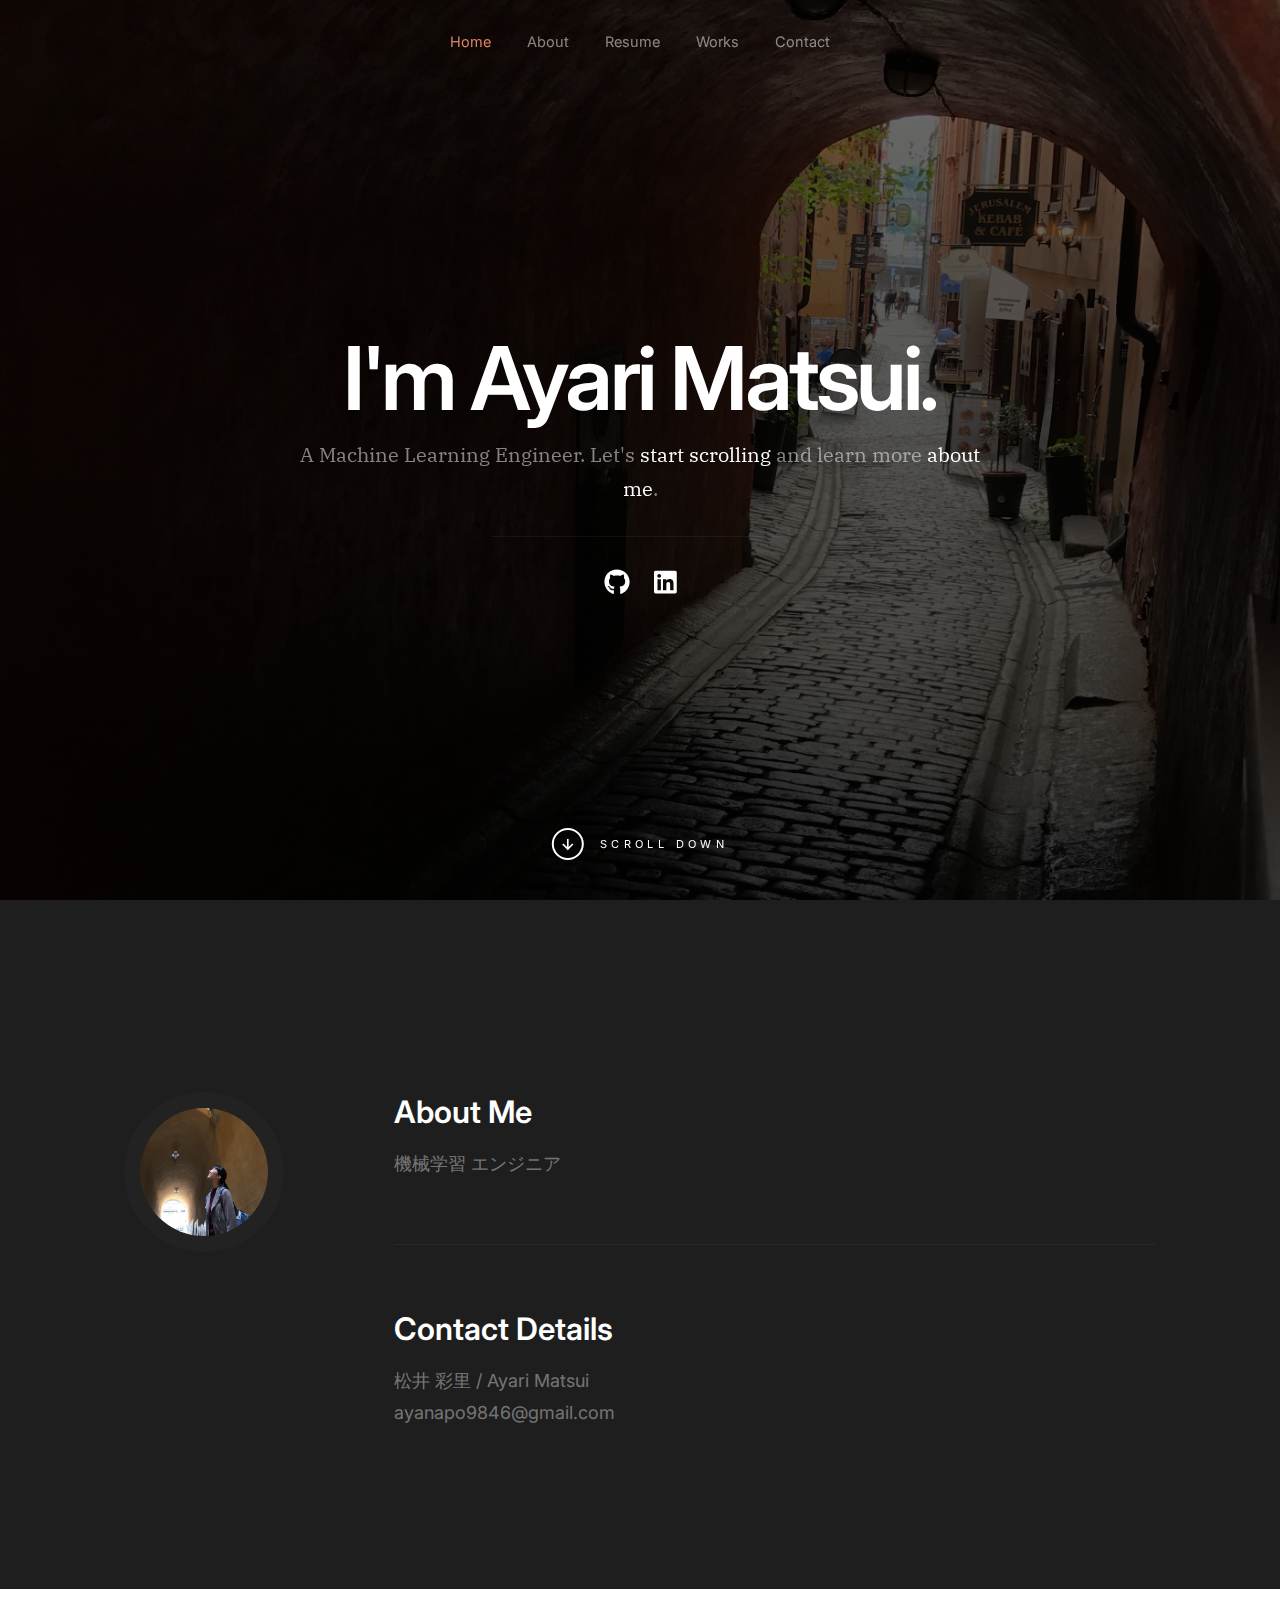
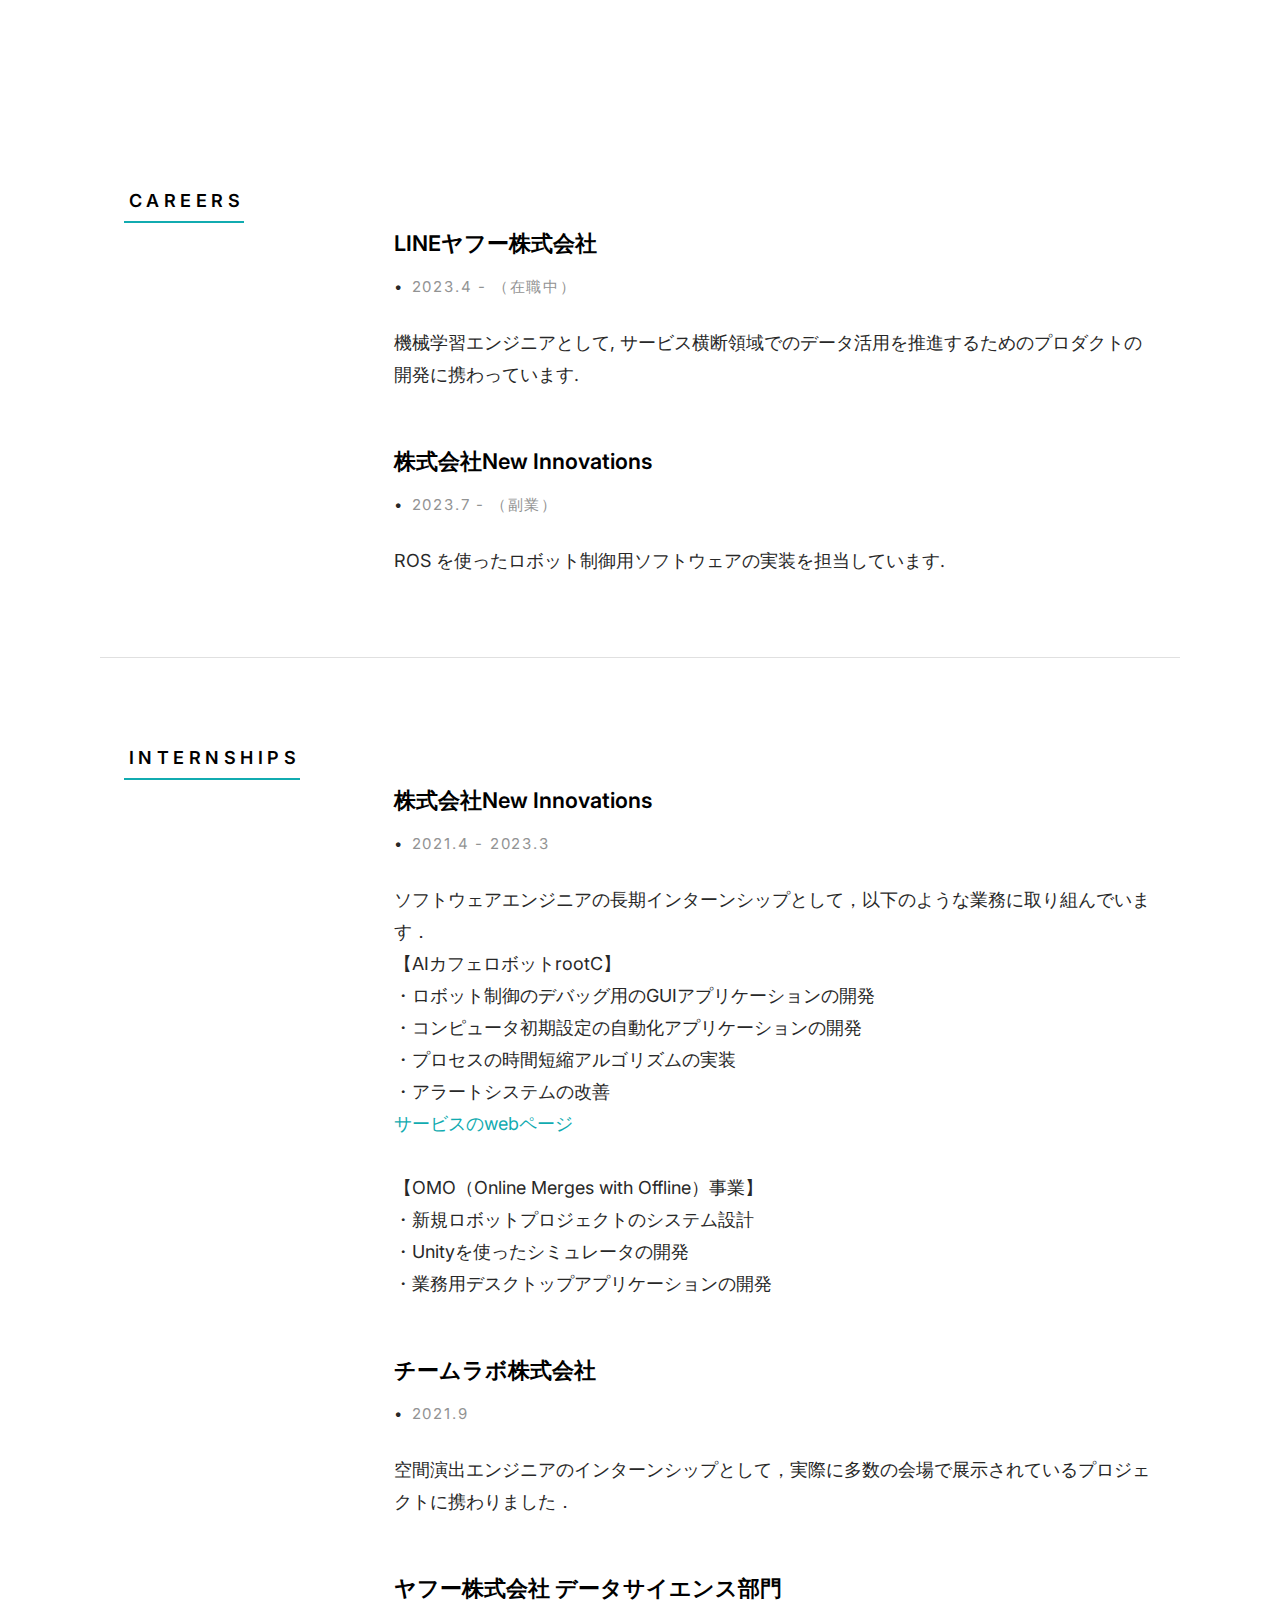
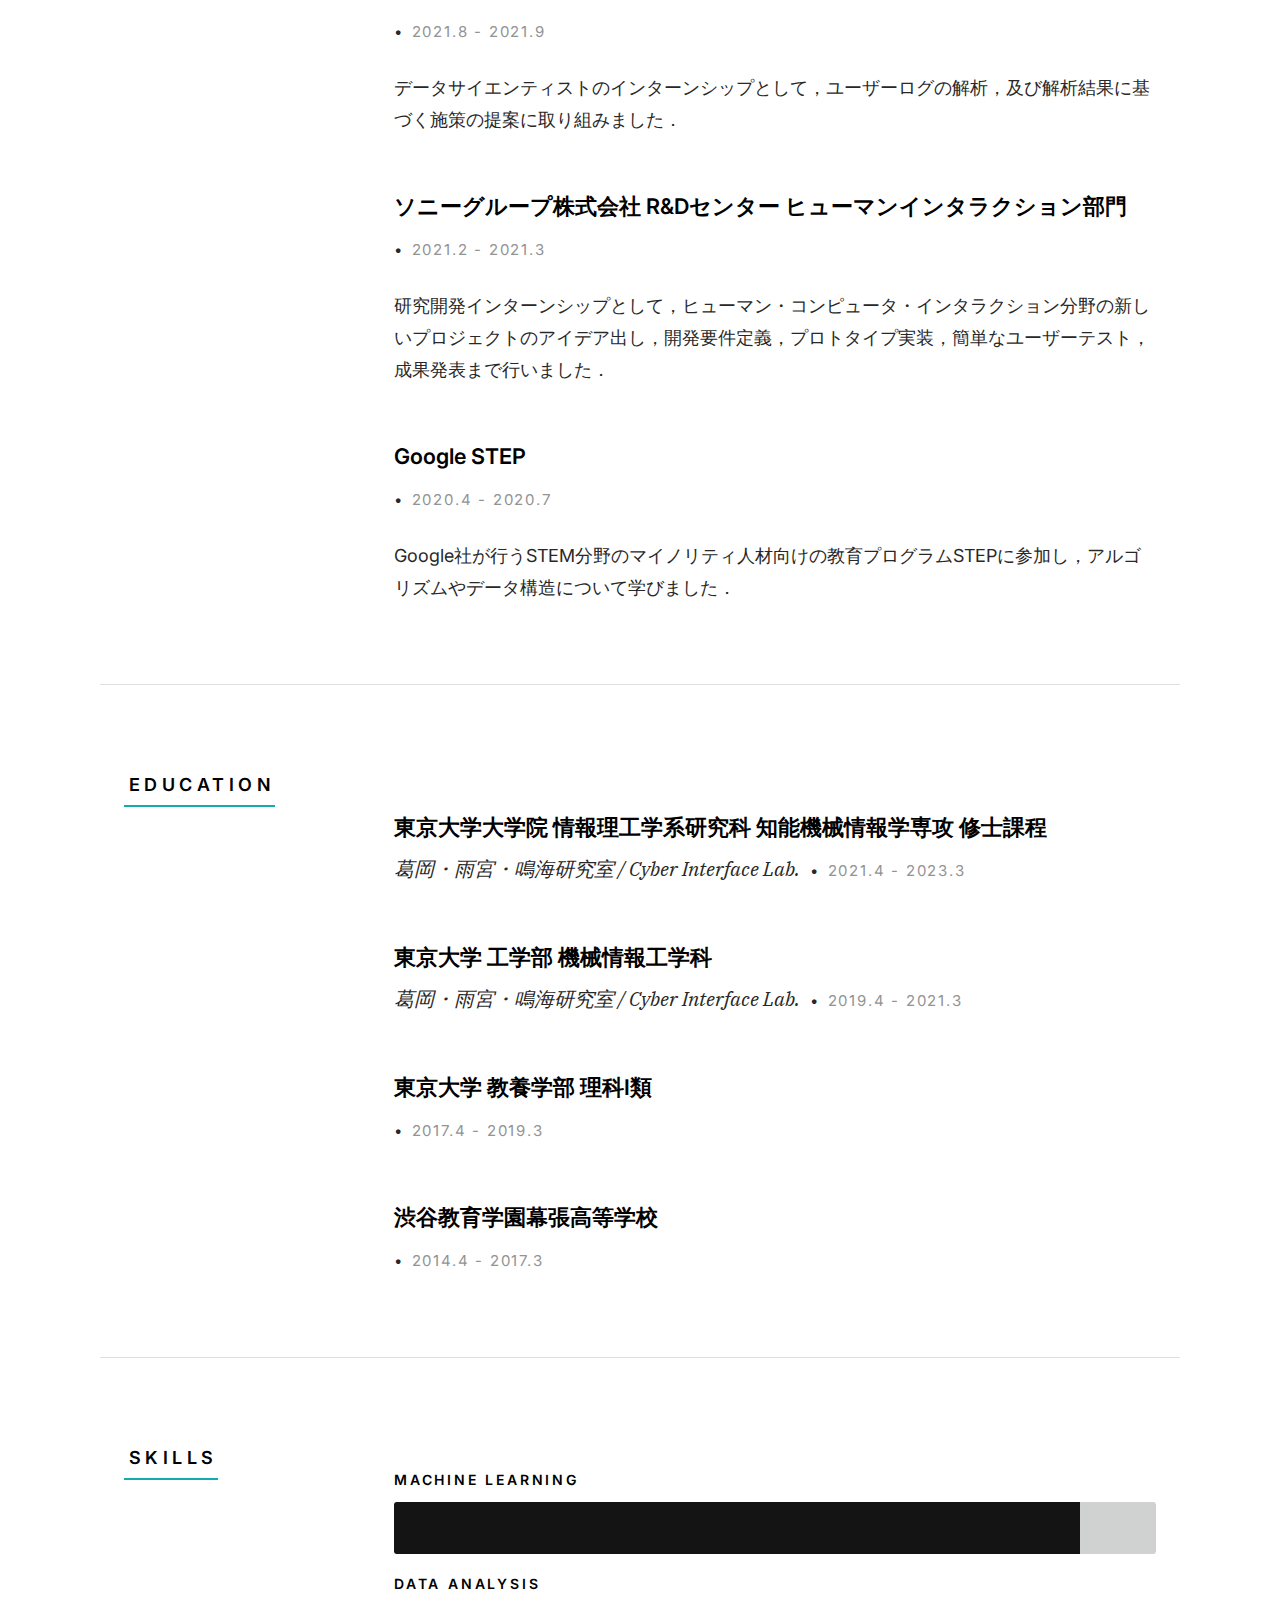
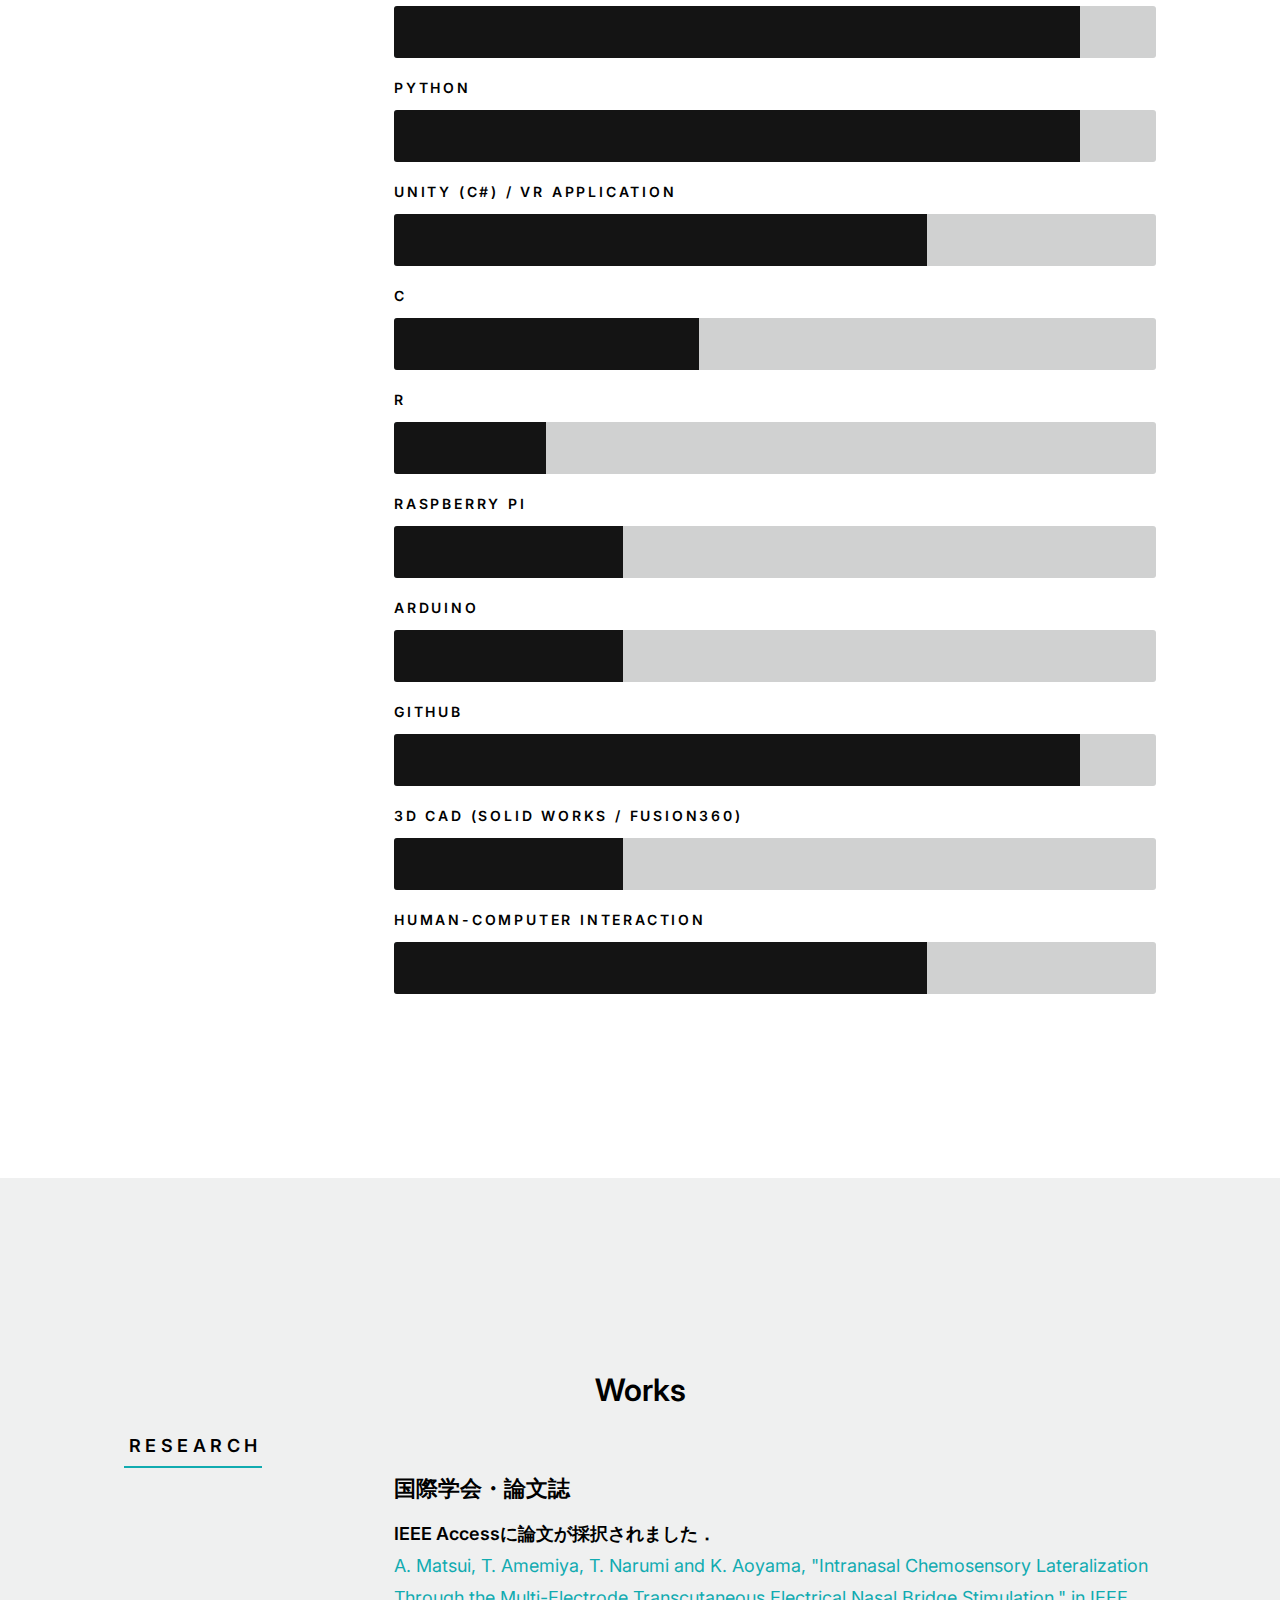
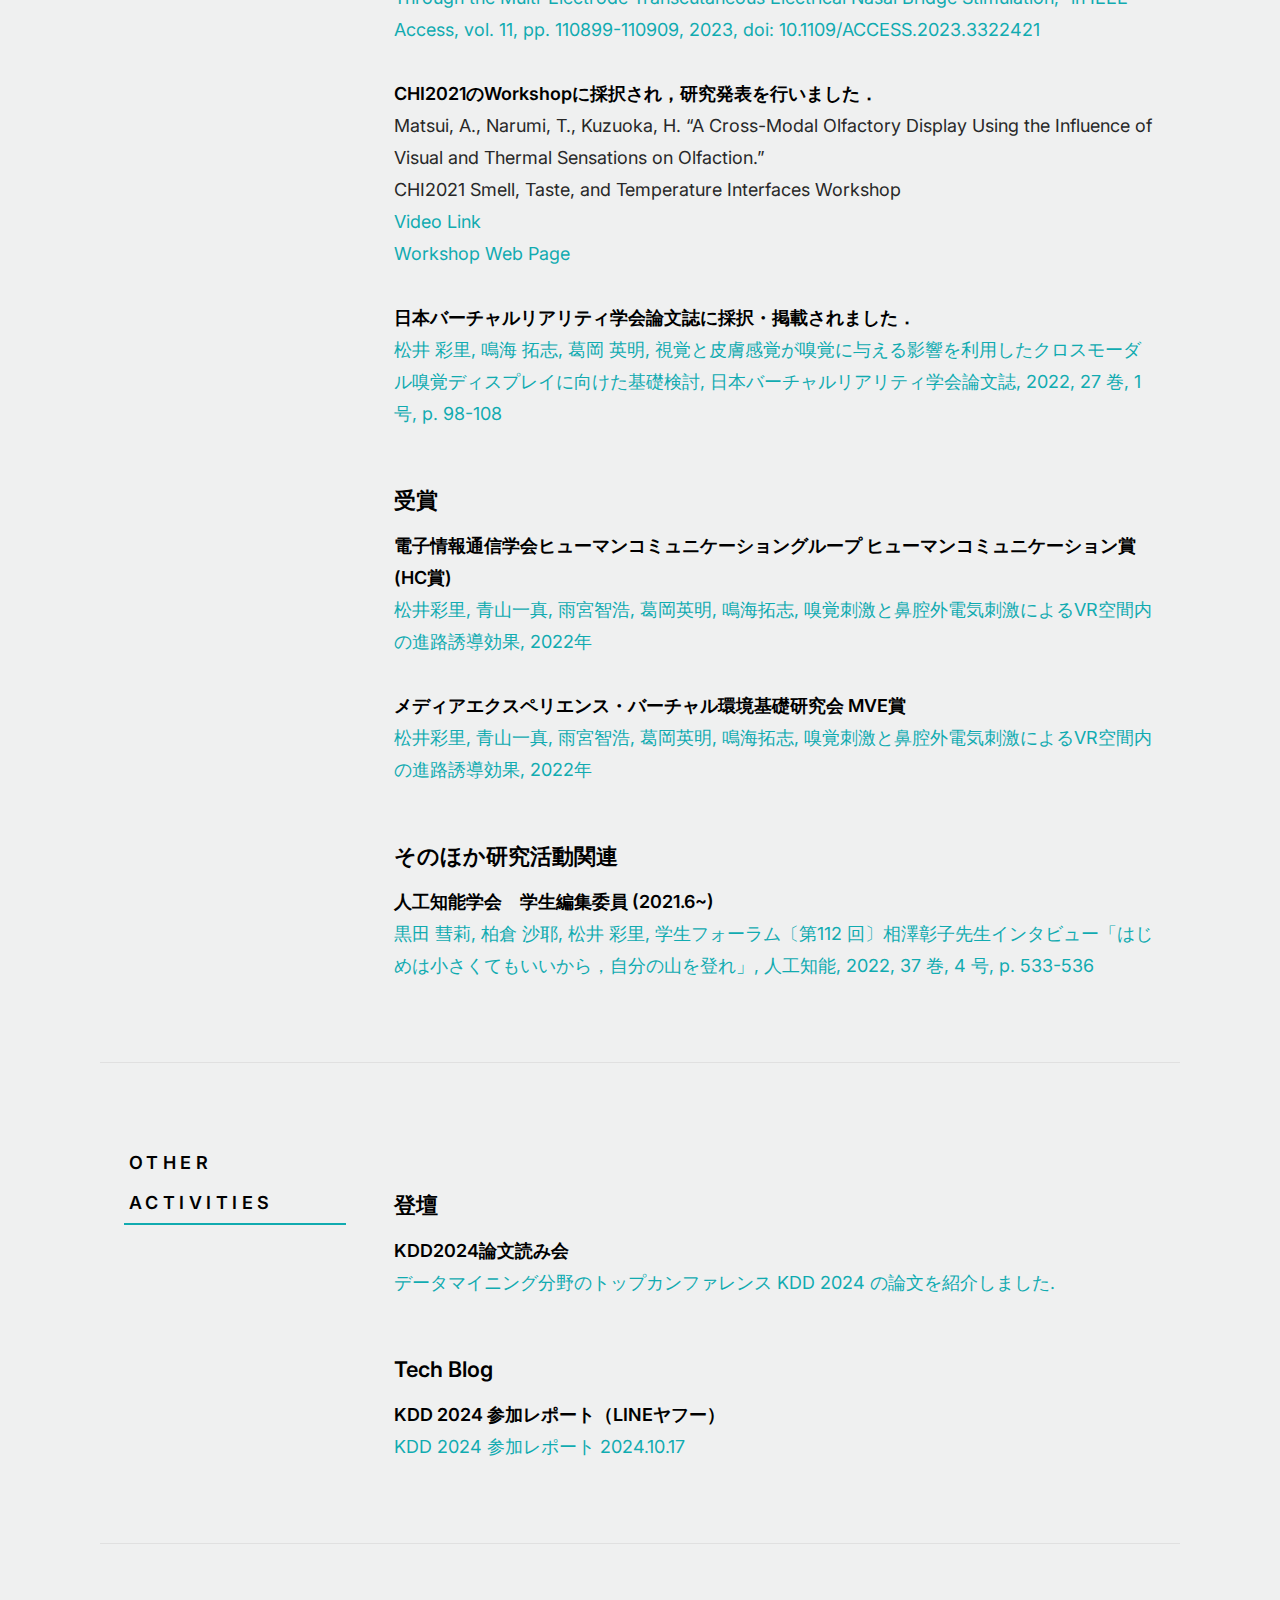
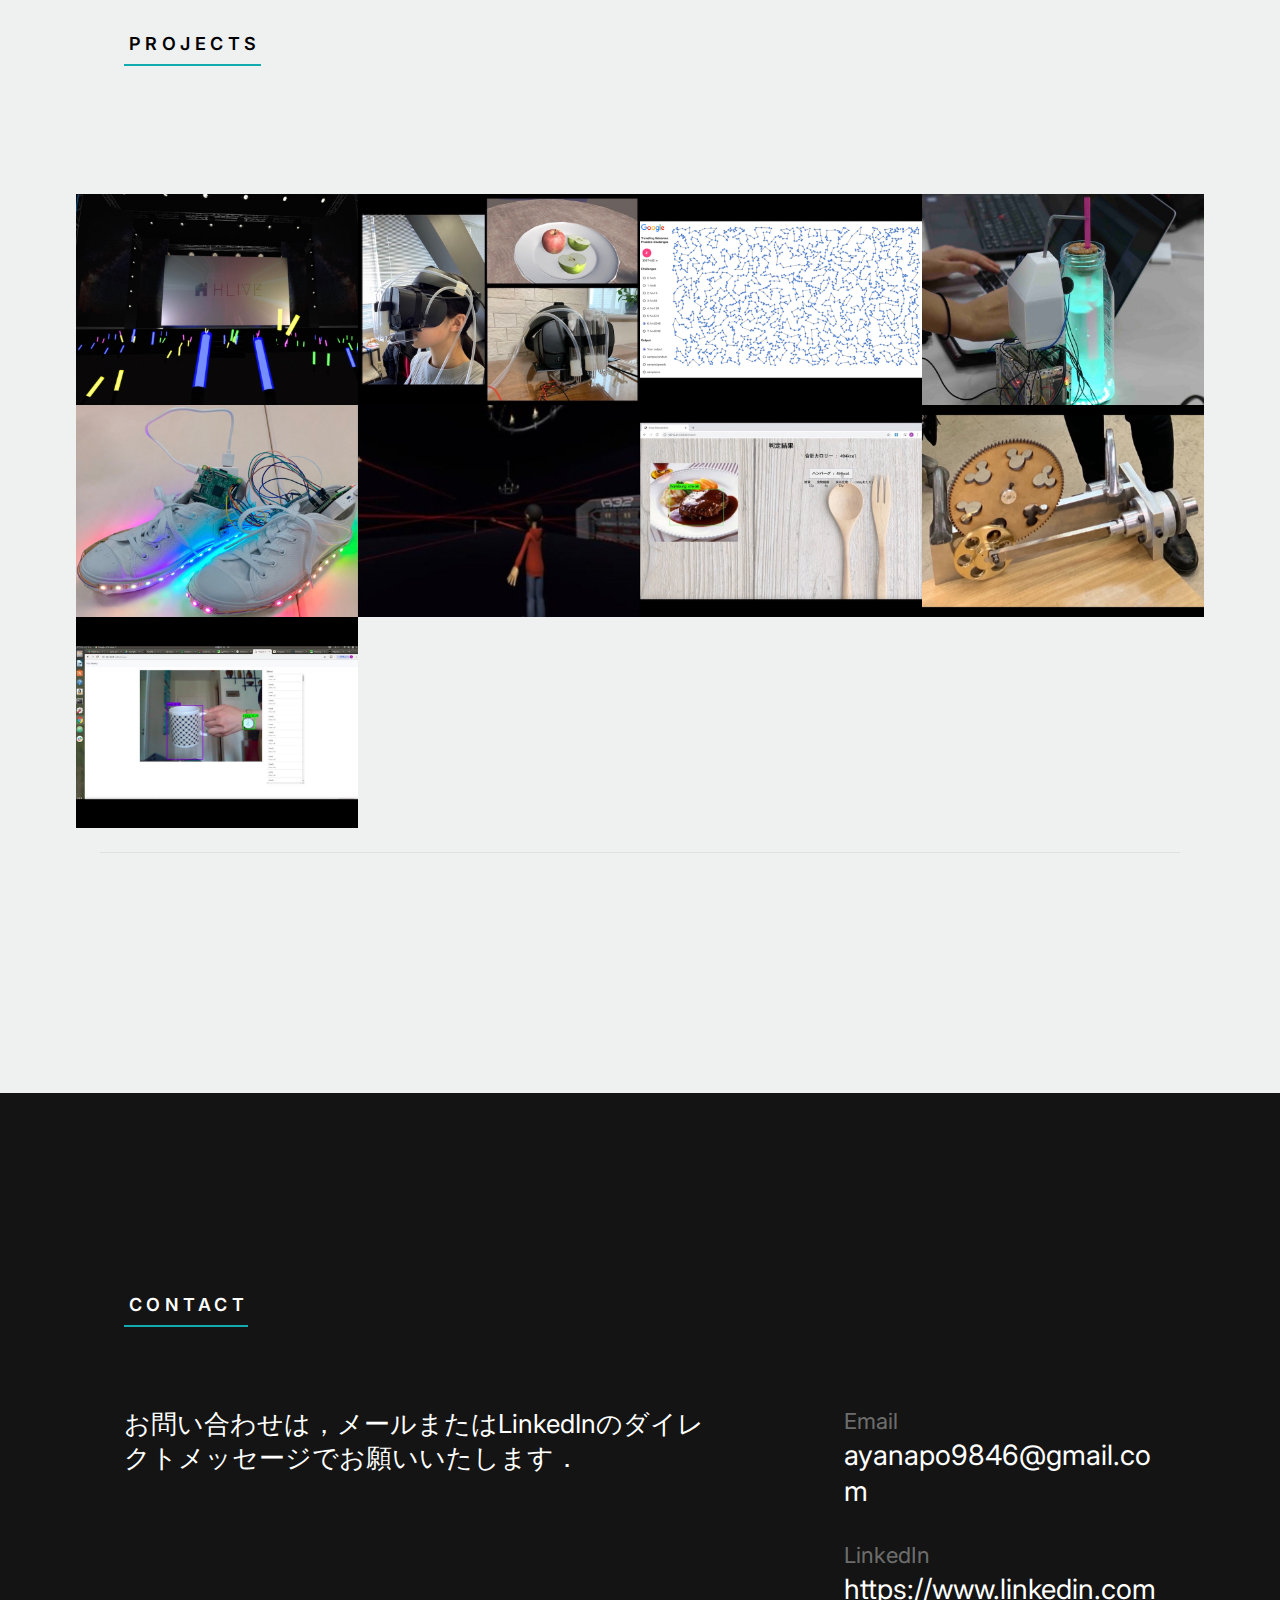
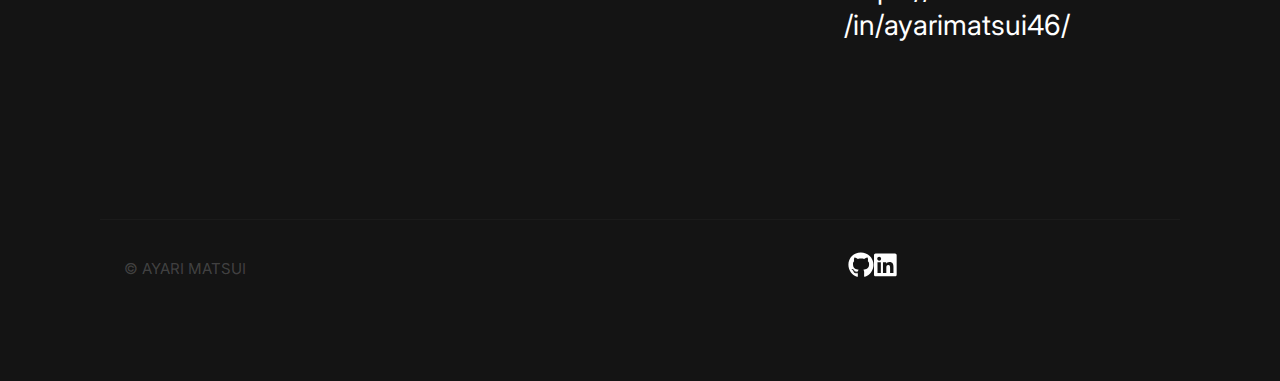
<file: index.html>
<!DOCTYPE html>
<html class="no-js" lang="en">
<head>

    <!--- basic page needs
    ================================================== -->
    <meta charset="utf-8">
    <title>Ayari Matsui's Portfolio</title>
    <meta name="description" content="">
    <meta name="author" content="">

    <!-- mobile specific metas
    ================================================== -->
    <meta name="viewport" content="width=device-width, initial-scale=1">

    <!-- CSS
    ================================================== -->
    <link rel="stylesheet" href="css/styles.css">
    <link rel="stylesheet" href="css/vendor.css">

    <!-- script
    ================================================== -->
    <script defer src="js/vendor/fontawesome/all.min.js"></script>

    <!-- favicons
    ================================================== -->
    <link rel="apple-touch-icon" sizes="180x180" href="apple-touch-icon.png">
    <link rel="icon" type="image/png" sizes="32x32" href="favicon-32x32.png">
    <link rel="icon" type="image/png" sizes="16x16" href="favicon-16x16.png">
    <link rel="manifest" href="site.webmanifest">

</head>

<body id="top" class="ss-preload">


    <!-- preloader
    ================================================== -->
    <div id="preloader">
        <div id="loader"></div>
    </div>


    <!-- header
    ================================================== -->
    <header class="s-header">
        <div class="row s-header__nav-wrap">
            <nav class="s-header__nav">
                <ul>
                    <li class="current"><a class="smoothscroll" href="#hero">Home</a></li>
                    <li><a class="smoothscroll" href="#about">About</a></li>
                    <li><a class="smoothscroll" href="#resume">Resume</a></li>
                    <li><a class="smoothscroll" href="#works">Works</a></li>
                    <li><a class="smoothscroll" href="#contact">Contact</a></li>
                </ul>
            </nav>
        </div> <!-- end row -->
        
        <a class="s-header__menu-toggle" href="#0" title="Menu">
            <span class="s-header__menu-icon"></span>
        </a>
    </header> <!-- end s-header -->


    <!-- hero
    ================================================== -->
    <section id="hero" class="s-hero target-section">

        <div class="s-hero__bg rellax" data-rellax-speed="-7"></div>

        <div class="row s-hero__content">
            <div class="column">

                <div class="s-hero__content-about">

                    <h1>I'm Ayari Matsui.</h1>

                    <h3>
                    A Machine Learning Engineer.
                    Let's <a class="smoothscroll" href="#about">start scrolling</a> and learn more <a class="smoothscroll" href="#about">about me</a>.
                    </h3>

                    <div class="s-hero__content-social">
                        <a href="https://github.com/ayarimatsui"><i class="fab fa-github" aria-hidden="true"></i></a>
                        <a href="https://www.linkedin.com/in/ayarimatsui46/"><i class="fab fa-linkedin" aria-hidden="true"></i></a>
                    </div>

                </div> <!-- end s-hero__content-about -->

            </div>
        </div> <!-- s-hero__content -->

        <div class="s-hero__scroll">
            <a href="#about" class="s-hero__scroll-link smoothscroll">
                <span class="scroll-arrow">
                    <svg xmlns="http://www.w3.org/2000/svg" width="24" height="24" viewBox="0 0 24 24" style="fill:rgba(0, 0, 0, 1);transform:;-ms-filter:"><path d="M18.707 12.707L17.293 11.293 13 15.586 13 6 11 6 11 15.586 6.707 11.293 5.293 12.707 12 19.414z"></path></svg>
                </span>
                <span class="scroll-text">Scroll Down</span>
            </a>
        </div> <!-- s-hero__scroll -->

    </section> <!-- end s-hero -->


    <!-- about
    ================================================== -->
    <section id="about" class="s-about target-section">

        <div class="row">
            <div class="column large-3 tab-12">
                <img class="s-about__pic" src="images/avatars/profile.jpg" alt="">
            </div>
            <div class="column large-9 tab-12 s-about__content">
                <h3>About Me</h3>
                <p>機械学習 エンジニア</p>
                <hr>

                <div class="row s-about__content-bottom">
                    <div class="column w-1000-stack">
                        <h3>Contact Details</h3>

                        <p>
                        松井 彩里 / Ayari Matsui <br>
                        <a href="mailto:ayanapo9846@gmail.com">ayanapo9846@gmail.com</a>
                        </p>

                    </div>
                </div>
            </div>
        </div> <!-- end row -->

    </section> <!-- end s-about -->


    <!-- resume
    ================================================== -->
    <section id="resume" class="s-resume target-section">

        <div class="row s-resume__section">
            <div class="column large-3 tab-12">
                <h3 class="section-header-allcaps">Careers</h3>
            </div>
            <div class="column large-9 tab-12">
                <div class="resume-block">

                    <div class="resume-block__header">
                        <h5>LINEヤフー株式会社</h5>
                        <p class="resume-block__header-meta">
                            <span class="resume-block__header-date">
                                2023.4 - （在職中）
                            </span>
                        </p>
                    </div>

                    <p>機械学習エンジニアとして, サービス横断領域でのデータ活用を推進するためのプロダクトの開発に携わっています.</p>

                </div> <!-- end resume-block -->

                <div class="resume-block">

                    <div class="resume-block__header">
                        <h5>株式会社New Innovations</h5>
                        <p class="resume-block__header-meta">
                            <span class="resume-block__header-date">
                                2023.7 - （副業）
                            </span>
                        </p>
                    </div>

                    <p>
                        ROS を使ったロボット制御用ソフトウェアの実装を担当しています.
                    </p>

                </div> <!-- end resume-block -->

            </div>
        </div> <!-- s-resume__section -->

        <div class="row s-resume__section">
            <div class="column large-3 tab-12">
                <h3 class="section-header-allcaps">Internships</h3>
            </div>
            <div class="column large-9 tab-12">
                <div class="resume-block">

                    <div class="resume-block__header">
                        <h5>株式会社New Innovations</h5>
                        <p class="resume-block__header-meta">
                            <span class="resume-block__header-date">
                                2021.4 - 2023.3
                            </span>
                        </p>
                    </div>

                    <p>
                        ソフトウェアエンジニアの長期インターンシップとして，以下のような業務に取り組んでいます．<br>
                        【AIカフェロボットrootC】<br>
                        ・ロボット制御のデバッグ用のGUIアプリケーションの開発<br>
                        ・コンピュータ初期設定の自動化アプリケーションの開発<br>
                        ・プロセスの時間短縮アルゴリズムの実装<br>
                        ・アラートシステムの改善<br>
                        <a href= "https://rootc.cafe/" target="_blank" >サービスのwebページ</a><br>
                        <p> </p>
                        【OMO（Online Merges with Offline）事業】<br>
                        ・新規ロボットプロジェクトのシステム設計<br>
                        ・Unityを使ったシミュレータの開発<br>
                        ・業務用デスクトップアプリケーションの開発<br>
                    </p>

                </div> <!-- end resume-block -->

                <div class="resume-block">

                    <div class="resume-block__header">
                        <h5>チームラボ株式会社</h5>
                        <p class="resume-block__header-meta">
                            <span class="resume-block__header-date">
                                2021.9
                            </span>
                        </p>
                    </div>

                    <p>空間演出エンジニアのインターンシップとして，実際に多数の会場で展示されているプロジェクトに携わりました．</p>

                </div> <!-- end resume-block -->

                <div class="resume-block">

                    <div class="resume-block__header">
                        <h5>ヤフー株式会社 データサイエンス部門</h5>
                        <p class="resume-block__header-meta">
                            <span class="resume-block__header-date">
                                2021.8 - 2021.9
                            </span>
                        </p>
                    </div>

                    <p>データサイエンティストのインターンシップとして，ユーザーログの解析，及び解析結果に基づく施策の提案に取り組みました．</p>

                </div> <!-- end resume-block -->

                <div class="resume-block">

                    <div class="resume-block__header">
                        <h5>ソニーグループ株式会社 R&Dセンター ヒューマンインタラクション部門</h5>
                        <p class="resume-block__header-meta">
                            <span class="resume-block__header-date">
                                2021.2 - 2021.3
                            </span>
                        </p>
                    </div>

                    <p>研究開発インターンシップとして，ヒューマン・コンピュータ・インタラクション分野の新しいプロジェクトのアイデア出し，開発要件定義，プロトタイプ実装，簡単なユーザーテスト，成果発表まで行いました．</p>

                </div> <!-- end resume-block -->

                <div class="resume-block">

                    <div class="resume-block__header">
                        <h5>Google STEP</h5>
                        <p class="resume-block__header-meta">
                            <span class="resume-block__header-date">
                                2020.4 - 2020.7
                            </span>
                        </p>
                    </div>

                    <p>Google社が行うSTEM分野のマイノリティ人材向けの教育プログラムSTEPに参加し，アルゴリズムやデータ構造について学びました．</p>

                </div> <!-- end resume-block -->

            </div>
        </div> <!-- s-resume__section -->

        <div class="row s-resume__section">
            <div class="column large-3 tab-12">
                <h3 class="section-header-allcaps">Education</h3>
            </div>
            <div class="column large-9 tab-12">
                <div class="resume-block">

                    <div class="resume-block__header">
                        <h5>東京大学大学院 情報理工学系研究科 知能機械情報学専攻 修士課程</h5>
                        <p class="resume-block__header-meta">
                            <span>葛岡・雨宮・鳴海研究室 / Cyber Interface Lab.</span>
                            <span class="resume-block__header-date">
                                2021.4 - 2023.3
                            </span>
                        </p>
                    </div>

                </div> <!-- end resume-block -->

                <div class="resume-block">

                    <div class="resume-block__header">
                        <h5>東京大学 工学部 機械情報工学科</h5>
                        <p class="resume-block__header-meta">
                            <span>葛岡・雨宮・鳴海研究室 / Cyber Interface Lab.</span> 
                            <span class="resume-block__header-date">
                                2019.4 - 2021.3
                            </span>
                        </p>
                    </div>

                </div> <!-- end resume-block -->

                <div class="resume-block">

                    <div class="resume-block__header">
                        <h5>東京大学 教養学部 理科Ⅰ類</h5>
                        <p class="resume-block__header-meta">
                            <span class="resume-block__header-date">
                                2017.4 - 2019.3
                            </span>
                        </p>
                    </div>

                </div> <!-- end resume-block -->

                <div class="resume-block">

                    <div class="resume-block__header">
                        <h5>渋谷教育学園幕張高等学校</h5>
                        <p class="resume-block__header-meta">
                            <span class="resume-block__header-date">
                                2014.4 - 2017.3
                            </span>
                        </p>
                    </div>

                </div> <!-- end resume-block -->

            </div>
        </div> <!-- s-resume__section -->
    

        <div class="row s-resume__section">
            <div class="column large-3 tab-12">
                <h3 class="section-header-allcaps">Skills</h3>
            </div>
            <div class="column large-9 tab-12">
                <div class="resume-block">

                    <ul class="skill-bars-fat">
                        <li>
                        <div class="progress percent90"></div>
                        <strong>Machine Learning</strong>
                        </li>
                        <li>
                        <div class="progress percent90"></div>
                        <strong>Data Analysis</strong>
                        </li>
                        <li>
                        <div class="progress percent90"></div>
                        <strong>Python</strong>
                        </li>
                        <li>
                        <div class="progress percent70"></div>
                        <strong>Unity (C#) / VR Application</strong>
                        </li>
                        <li>
                        <div class="progress percent40"></div>
                        <strong>C</strong>
                        </li>
                        <li>
                        <div class="progress percent20"></div>
                        <strong>R</strong>
                        </li>
                        <li>
                        <div class="progress percent30"></div>
                        <strong>Raspberry Pi</strong>
                        </li>
                        <li>
                        <div class="progress percent30"></div>
                        <strong>Arduino</strong>
                        </li>
                        <li>
                        <div class="progress percent90"></div>
                        <strong>GitHub</strong>
                        </li>
                        <li>
                        <div class="progress percent30"></div>
                        <strong>3D CAD (Solid Works / Fusion360)</strong>
                        </li>
                        <li>
                        <div class="progress percent70"></div>
                        <strong>Human-Computer Interaction</strong>
                        </li>
                    </ul>

                </div> <!-- end resume-block -->

            </div>
        </div> <!-- s-resume__section -->

    </section> <!-- end s-resume -->


    <!-- portfolio
    ================================================== -->
    <section id="works" class="s-portfolio target-section">

        <div class="row s-portfolio__header">
            <div class="column large-12">
                <h3>Works</h3>
            </div>
        </div>

        <div class="row s-resume__section">
            <div class="column large-3 tab-12">
                <h3 class="section-header-allcaps">Research</h3>
            </div>
            <div class="column large-9 tab-12">
                <div class="resume-block">

                    <h5>国際学会・論文誌</h5>
                    <p><b>IEEE Accessに論文が採択されました．</b><br>
                        <a href= "https://ieeexplore.ieee.org/abstract/document/10273255" target="_blank">A. Matsui, T. Amemiya, T. Narumi and K. Aoyama, "Intranasal Chemosensory Lateralization Through the Multi-Electrode Transcutaneous Electrical Nasal Bridge Stimulation," in IEEE Access, vol. 11, pp. 110899-110909, 2023, doi: 10.1109/ACCESS.2023.3322421</a><br>
                    </p>
                    <p><b>CHI2021のWorkshopに採択され，研究発表を行いました．</b><br>
                        Matsui, A., Narumi, T., Kuzuoka, H. “A Cross-Modal Olfactory Display Using the Influence of Visual and Thermal Sensations on Olfaction.”<br>
                        CHI2021 Smell, Taste, and Temperature Interfaces Workshop<br>
                        <a href= "https://www.youtube.com/watch?v=O2JIyBxeF0c" target="_blank">Video Link</a><br>
                        <a href= "https://stt21.plopes.org/" target="_blank" >Workshop Web Page</a>
                    </p>
                    <p><b>日本バーチャルリアリティ学会論文誌に採択・掲載されました．</b><br>
                        <a href= "https://www.jstage.jst.go.jp/article/tvrsj/27/1/27_98/_article/-char/ja/" target="_blank">松井 彩里, 鳴海 拓志, 葛岡 英明, 視覚と皮膚感覚が嗅覚に与える影響を利用したクロスモーダル嗅覚ディスプレイに向けた基礎検討, 日本バーチャルリアリティ学会論文誌, 2022, 27 巻, 1 号, p. 98-108</a><br>
                    </p>

                </div> <!-- end resume-block -->

                <div class="resume-block">

                    <h5>受賞</h5>
                    <p><b>電子情報通信学会ヒューマンコミュニケーショングループ ヒューマンコミュニケーション賞 (HC賞)</b><br>
                        <a href= "https://www.hcg-ieice.org/hcg-symposium/2023/award/" target="_blank" >松井彩里, 青山一真, 雨宮智浩, 葛岡英明, 鳴海拓志, 嗅覚刺激と鼻腔外電気刺激によるVR空間内の進路誘導効果, 2022年</a>
                    </p>
                    <p><b>メディアエクスペリエンス・バーチャル環境基礎研究会 MVE賞</b><br>
                        <a href= "https://www.ieice.org/~mve/award.html" target="_blank" >松井彩里, 青山一真, 雨宮智浩, 葛岡英明, 鳴海拓志, 嗅覚刺激と鼻腔外電気刺激によるVR空間内の進路誘導効果, 2022年</a>
                    </p>

                </div> <!-- end resume-block -->

                <div class="resume-block">

                    <h5>そのほか研究活動関連</h5>
                    <p><b>人工知能学会　学生編集委員 (2021.6~)</b><br>
                        <a href= "https://www.jstage.jst.go.jp/article/jjsai/37/4/37_533/_article/-char/ja/" target="_blank" >黒田 彗莉, 柏倉 沙耶, 松井 彩里, 学生フォーラム〔第112 回〕相澤彰子先生インタビュー「はじめは小さくてもいいから，自分の山を登れ」, 人工知能, 2022, 37 巻, 4 号, p. 533-536</a>
                    </p>

                </div> <!-- end resume-block -->
            </div>
        </div> <!-- s-resume__section -->

        <div class="row s-resume__section">
            <div class="column large-3 tab-12">
                <h3 class="section-header-allcaps">Other Activities</h3>
            </div>
            <div class="column large-9 tab-12">
                <div class="resume-block">

                    <h5>登壇</h5>
                    <p><b>KDD2024論文読み会</b><br>
                        <a href= "https://lycorptech-jp.connpass.com/event/331755/" target="_blank">データマイニング分野のトップカンファレンス KDD 2024 の論文を紹介しました.</a><br>
                    </p>

                </div> <!-- end resume-block -->

                <div class="resume-block">

                    <h5>Tech Blog</h5>
                    <p><b>KDD 2024 参加レポート（LINEヤフー）</b><br>
                        <a href= "https://lycorptech-jp.connpass.com/event/331755/" target="_blank" >KDD 2024 参加レポート 2024.10.17</a>
                    </p>

                </div> <!-- end resume-block -->
            </div>
        </div> <!-- s-resume__section -->


        <div class="row s-resume__section">
            <div class="column large-3 tab-12">
                <h3 class="section-header-allcaps">Projects</h3>
            </div>

            <div class="row collapse block-large-1-4 block-medium-1-3 block-tab-1-2 block-500-stack folio-list">

                <div class="column folio-item">
                    <a href="#modal-01" class="folio-item__thumb">
                        <img src="images/portfolio/HLive.jpg" 
                            srcset="images/portfolio/HLive.jpg 1x, 
                                    images/portfolio/HLive@2x.jpg 2x" alt="">
                    </a>
                </div> <!-- end folio-item -->

                <div class="column folio-item">
                    <a href="#modal-01" class="folio-item__thumb">
                        <img src="images/portfolio/olfactory_display.jpg" 
                            srcset="images/portfolio/olfactory_display.jpg 1x, 
                                    images/portfolio/olfactory_display@2x.jpg 2x" alt="">
                    </a>
                </div> <!-- end folio-item -->

                <div class="column folio-item">
                    <a href="#modal-02" class="folio-item__thumb">
                        <img src="images/portfolio/google_tsp.jpg" 
                            srcset="images/portfolio/google_tsp.jpg 1x, 
                                    images/portfolio/google_tsp@2x.jpg 2x" alt="">
                    </a>
                </div> <!-- end folio-item -->

                <div class="column folio-item">
                    <a href="#modal-03" class="folio-item__thumb">
                        <img src="images/portfolio/magicle.jpg" 
                            srcset="images/portfolio/magicle.jpg 1x, 
                                    images/portfolio/magicle@2x.jpg 2x" alt="">
                    </a>
                </div> <!-- end folio-item -->

                <div class="column folio-item">
                    <a href="#modal-04" class="folio-item__thumb">
                        <img src="images/portfolio/disshoes.jpg" 
                            srcset="images/portfolio/disshoes.jpg 1x, 
                                    images/portfolio/disshoes@2x.jpg 2x" alt="">
                    </a>
                </div> <!-- end folio-item -->

                <div class="column folio-item">
                    <a href="#modal-05" class="folio-item__thumb">
                        <img src="images/portfolio/elastichuman.jpg" 
                            srcset="images/portfolio/elastichuman.jpg 1x, 
                                    images/portfolio/elastichuman@2x.jpg 2x" alt="">
                    </a>
                </div> <!-- end folio-item -->

                <div class="column folio-item">
                    <a href="#modal-06" class="folio-item__thumb">
                        <img src="images/portfolio/food_ai.jpg" 
                            srcset="images/portfolio/food_ai.jpg 1x, 
                                    images/portfolio/food_ai@2x.jpg 2x" alt="">
                    </a>
                </div> <!-- end folio-item -->

                <div class="column folio-item">
                    <a href="#modal-07" class="folio-item__thumb">
                        <img src="images/portfolio/engine.jpg" 
                            srcset="images/portfolio/engine.jpg 1x, 
                                    images/portfolio/engine@2x.jpg 2x" alt="">
                    </a>
                </div> <!-- end folio-item -->

                <div class="column folio-item">
                    <a href="#modal-08" class="folio-item__thumb">
                        <img src="images/portfolio/yolo_shopping.jpg" 
                            srcset="images/portfolio/yolo_shopping.jpg 1x, 
                                    images/portfolio/yolo_shopping@2x.jpg 2x" alt="">
                    </a>
                </div> <!-- end folio-item -->

            </div> <!-- end folio-list -->

        </div>


        <!-- Modal Templates Popup
        =========================================================== -->

        <div id="modal-01" hidden>
            <div class="modal-popup">
                <img src="images/portfolio/gallery/g-HLive.jpg" alt="" />
    
                <div class="modal-popup__desc">
                    <h5>HLive</h5>
                    <p>
                        家でも臨場感たっぷりにライブを楽しめるVRアプリケーション．
                        主にUnityを用いて実装しています．
                        VR空間でまるで自分以外にもたくさんの客がいるかのように自分の周りでペンライトが曲に合わせて動くように演出．
                        家で一人でライブを楽しんでいるにも関わらず会場にいるかのような楽しさを感じられます．
                    </p>
                    <ul class="modal-popup__cat">
                        <li>Unity</li>
                        <li>C#</li>
                        <li>VR</li>
                        <li>Oculus</li>
                    </ul>
                </div>
                <a href="https://drive.google.com/file/d/1JGh5msAHBmUKX_6kWJKiHSmpb-5XFBoM/view?usp=sharing" class="modal-popup__details" target="_blank">Video link</a>
            </div>
        </div> <!-- end modal -->

        <div id="modal-02" hidden>
            <div class="modal-popup">
                <img src="images/portfolio/gallery/g-olfactory_display.jpg" alt="" />
    
                <div class="modal-popup__desc">
                    <h5>視覚と皮膚感覚が嗅覚に与える影響を利用したクロスモーダル嗅覚ディスプレイ</h5>
                    <p>
                        卒業研究で実装したクロスモーダル嗅覚ディスプレイシステム．
                        匂い提示デバイス，鼻部皮膚温度制御デバイス，VR空間を提示するHMDから構成されます．
                        デバイス類はArduinoで制御し，VR空間はUnityで描画・制御を行いました．
                        Arduino，Unity間でシリアル通信を行ってシステム全体が連携して動くようにしました．
                    </p>
                    <ul class="modal-popup__cat">
                        <li>Cross-Modal</li>
                        <li>Arduino</li>
                        <li>C++</li>
                        <li>VR</li>
                        <li>Oculus Rift S</li>
                        <li>Unity</li>
                        <li>C#</li>
                    </ul>
                </div>
                <a href="https://www.youtube.com/watch?v=O2JIyBxeF0c" class="modal-popup__details" target="_blank">Video link</a>
            </div>
        </div> <!-- end modal -->

        <div id="modal-03" hidden>
            <div class="modal-popup">
                <img src="images/portfolio/gallery/g-google_tsp.jpg" alt="" />
    
                <div class="modal-popup__desc">
                    <h5>Google TSP Challenge</h5>
                    <p>
                        Google STEPにて取り組んだ巡回セールスマン問題(Travelling Salesman Problem)．
                        焼きなまし法(Simulated Annealing)，2-opt法，分割統治法を組み合わせたアルゴリズムを考案し，実装しました．
                        Google STEP史上初の最短経路を発見し，ベストスコア賞を頂きました．
                    </p>
                    <ul class="modal-popup__cat">
                        <li>Google STEP</li>
                        <li>Algorithm</li>
                        <li>Python</li>
                    </ul>
                </div>
    
                <a href="https://github.com/ayarimatsui/google-step-tsp" class="modal-popup__details" target="_blank">GitHub link</a>
            </div>
        </div> <!-- end modal -->
        
        <div id="modal-04" hidden>
            <div class="modal-popup">
                <img src="images/portfolio/gallery/g-magicle.jpg" alt="" />
    
                <div class="modal-popup__desc">
                    <h5>Magicle ~Hack Your Taste~</h5>
                    <p>
                        中身はただの水ですが，クロスモーダル知覚を利用して味覚をハックし，複数の味を楽しめるようにしたボトル型IoTデバイス．
                        ユーザが飲みたい飲料の名前を言うと，ボトルの色(視覚情報)やストローから口内へ噴出される香気(嗅覚情報)が変化し，ユーザが音声入力した飲料の味が感じられます．
                        学科内の演習で評価され，教職員や学生の投票で決まる賞を頂きました．
                    </p>
                    <ul class="modal-popup__cat">
                        <li>Cross-Modal</li>
                        <li>Raspberry Pi</li>
                        <li>Python</li>
                    </ul>
                </div>
    
                <a href="https://github.com/ayarimatsui/Portable_Drinkbar" class="modal-popup__details" target="_blank">GitHub link</a>
            </div>
        </div> <!-- end modal -->

        <div id="modal-05" hidden>
            <div class="modal-popup">
                <img src="images/portfolio/gallery/g-disshoes.jpg" alt="" />
    
                <div class="modal-popup__desc">
                    <h5>DisShoes</h5>
                    <p>
                        足の動かし方に合わせて光や音が変化し，歩くことが楽しくなるような靴型デバイス．
                        靴に取り付けた3軸加速度センサーの値をリアルタイムで取得し，その値から足の動きや歩く速度を判定し，動きの種類に応じて靴に取り付けられたLEDテープの光り方や小型スピーカーから流れる音が変わるようにしました．</p>
                    <ul class="modal-popup__cat">
                        <li>Raspberry Pi</li>
                        <li>Python</li>
                        <li>Multi-Thread</li>
                    </ul>
                </div>
    
                <a href="https://github.com/ayarimatsui/BDM" class="modal-popup__details" target="_blank">GitHub link</a>
            </div>
        </div> <!-- end modal -->

        <div id="modal-06" hidden>
            <div class="modal-popup">
                <img src="images/portfolio/gallery/g-elastichuman.jpg" alt="" />
    
                <div class="modal-popup__desc">
                    <h5>Elastic Human Game</h5>
                    <p>腕がゴムのように長く伸びる超能力を体験できる，脱出VRゲーム．腕が伸びる能力を上手く使って部屋に張り巡らされたレーザを掻い潜ってボタンを押していくと，密室から脱出できるというゲーム設計です．</p>
                    <ul class="modal-popup__cat">
                        <li>VR</li>
                        <li>Oculus Quest</li>
                        <li>Unity</li>
                        <li>C#</li>
                    </ul>
                </div>
            </div>
        </div> <!-- end modal -->

        <div id="modal-07" hidden>
            <div class="modal-popup">
                <img src="images/portfolio/gallery/g-food_ai.jpg" alt="" />
    
                <div class="modal-popup__desc">
                    <h5>AI栄養管理webアプリケーション</h5>
                    <p>
                        AIで栄養管理ができるwebアプリケーション．
                        Webページに料理の画像をアップロードすると，自動で何の料理が写っているのかを検出し，そのカロリーや栄養成分を表示します．</p>
                    <ul class="modal-popup__cat">
                        <li>Python</li>
                        <li>Flask</li>
                        <li>Machine Learning</li>
                        <li>YOLO v3</li>
                        <li>HTML</li>
                        <li>CSS</li>
                    </ul>
                </div>
    
                <a href="https://github.com/ayarimatsui/HAIT_Lab_teamG" class="modal-popup__details" target="_blank">GitHub link</a>
            </div>
        </div> <!-- end modal -->

        <div id="modal-08" hidden>
            <div class="modal-popup">

                <img src="images/portfolio/gallery/g-engine.jpg" alt="" />
    
                <div class="modal-popup__desc">
                    <h5>スターリングエンジン</h5>
                    <p>
                        4人1組で，設計から加工まで全て自分達で行い製作したスターリングエンジン．
                        デザインに拘り，デザインが活きるようなエンジンの回転数になるように計算して設計しました．
                        学科の演習で評価され，最優秀製作教職員賞を頂きました．
                    </p>
                    <ul class="modal-popup__cat">
                        <li>Product Design</li>
                        <li>Machining</li>
                        <li>CAD</li>
                    </ul>
                </div>
    
                <a href="https://youtu.be/J8paHG5kyQo" class="modal-popup__details" target="_blank">Video link</a>
            </div>
        </div> <!-- end modal -->

        <div id="modal-09" hidden>
            <div class="modal-popup">
                <img src="images/portfolio/gallery/g-yolo_shopping.jpg" alt="" />
    
                <div class="modal-popup__desc">
                    <h5>画像でショッピングできるwebアプリケーション</h5>
                    <p>リアルタイムでwebカメラに映った物体を検出し，その物体を購入できるAmazonページに飛ぶことができるwebアプリケーション．</p>
                    <ul class="modal-popup__cat">
                        <li>Python</li>
                        <li>Flask</li>
                        <li>Machine Learning</li>
                        <li>YOLO v3</li>
                        <li>HTML</li>
                        <li>CSS</li>
                    </ul>
                </div>
            </div>
        </div> <!-- end modal -->

    </section> <!-- end s-portfolio -->


    <!-- contact
    ================================================== -->
    <section id="contact" class="s-contact target-section">

        <div class="row s-contact__header">
            <div class="column large-12">
                <h3 class="section-header-allcaps">Contact</h3>
            </div>
        </div>

        <div class="row s-contact__content">

            <div class="column large-7 medium-12">
                <h4 class="huge-text">
                    お問い合わせは，メールまたはLinkedInのダイレクトメッセージでお願いいたします．
                </h4>

            </div>

            <div class="column large-4 medium-12">

                <div class="row contact-infos">
                    <div class="column large-12 medium-6 tab-12">
                        <div class="contact-block">
                            <h5 class="contact-block__header">
                                Email
                            </h5>
                            <p class="contact-block__content">
                                <a class="mailtoui" href="mailto:ayanapo9846@gmail.com">ayanapo9846@gmail.com</a>
                            </p>
                        </div> <!-- end contact-block -->
                    </div>
                    <div class="column large-12 medium-6 tab-12">
                        <div class="contact-block">
                            <h5 class="contact-block__header">
                                LinkedIn
                            </h5>
                            <p class="contact-block__content">
                                <a href="https://www.linkedin.com/in/ayarimatsui46/">https://www.linkedin.com/in/ayarimatsui46/</a>
                            </p>
                        </div> <!-- end contact-block -->
                    </div>
                </div> <!-- end contact-infos -->

            </div>
        </div> <!-- s-contact__content -->

    </section> <!-- end s-contact -->
    

    <!-- footer
    ================================================== -->
    <footer class="s-footer">
        <div class="row">
            <div class="column large-4 medium-6 w-1000-stack s-footer__social-block">
                <ul class="s-footer__social">
                    <a href="https://github.com/ayarimatsui"><i class="fab fa-github" aria-hidden="true"></i></a>
                    <a href="https://www.linkedin.com/in/ayarimatsui46/"><i class="fab fa-linkedin" aria-hidden="true"></i></a>
                </ul>
            </div>

            <div class="column large-7 medium-6 w-1000-stack ss-copyright">
                <span>© AYARI MATSUI</span>
            </div>
        </div>

        <div class="ss-go-top">
            <a class="smoothscroll" title="Back to Top" href="#top">
                <svg xmlns="http://www.w3.org/2000/svg" viewBox="0 0 24 24"><path d="M6 4h12v2H6zm5 10v6h2v-6h5l-6-6-6 6z"/></svg>
             </a>
        </div> <!-- end ss-go-top -->
    </footer>


    <!-- Java Script
    ================================================== -->
    <script src="js/plugins.js"></script>
    <script src="js/main.js"></script>

</body>

</html>
</file>
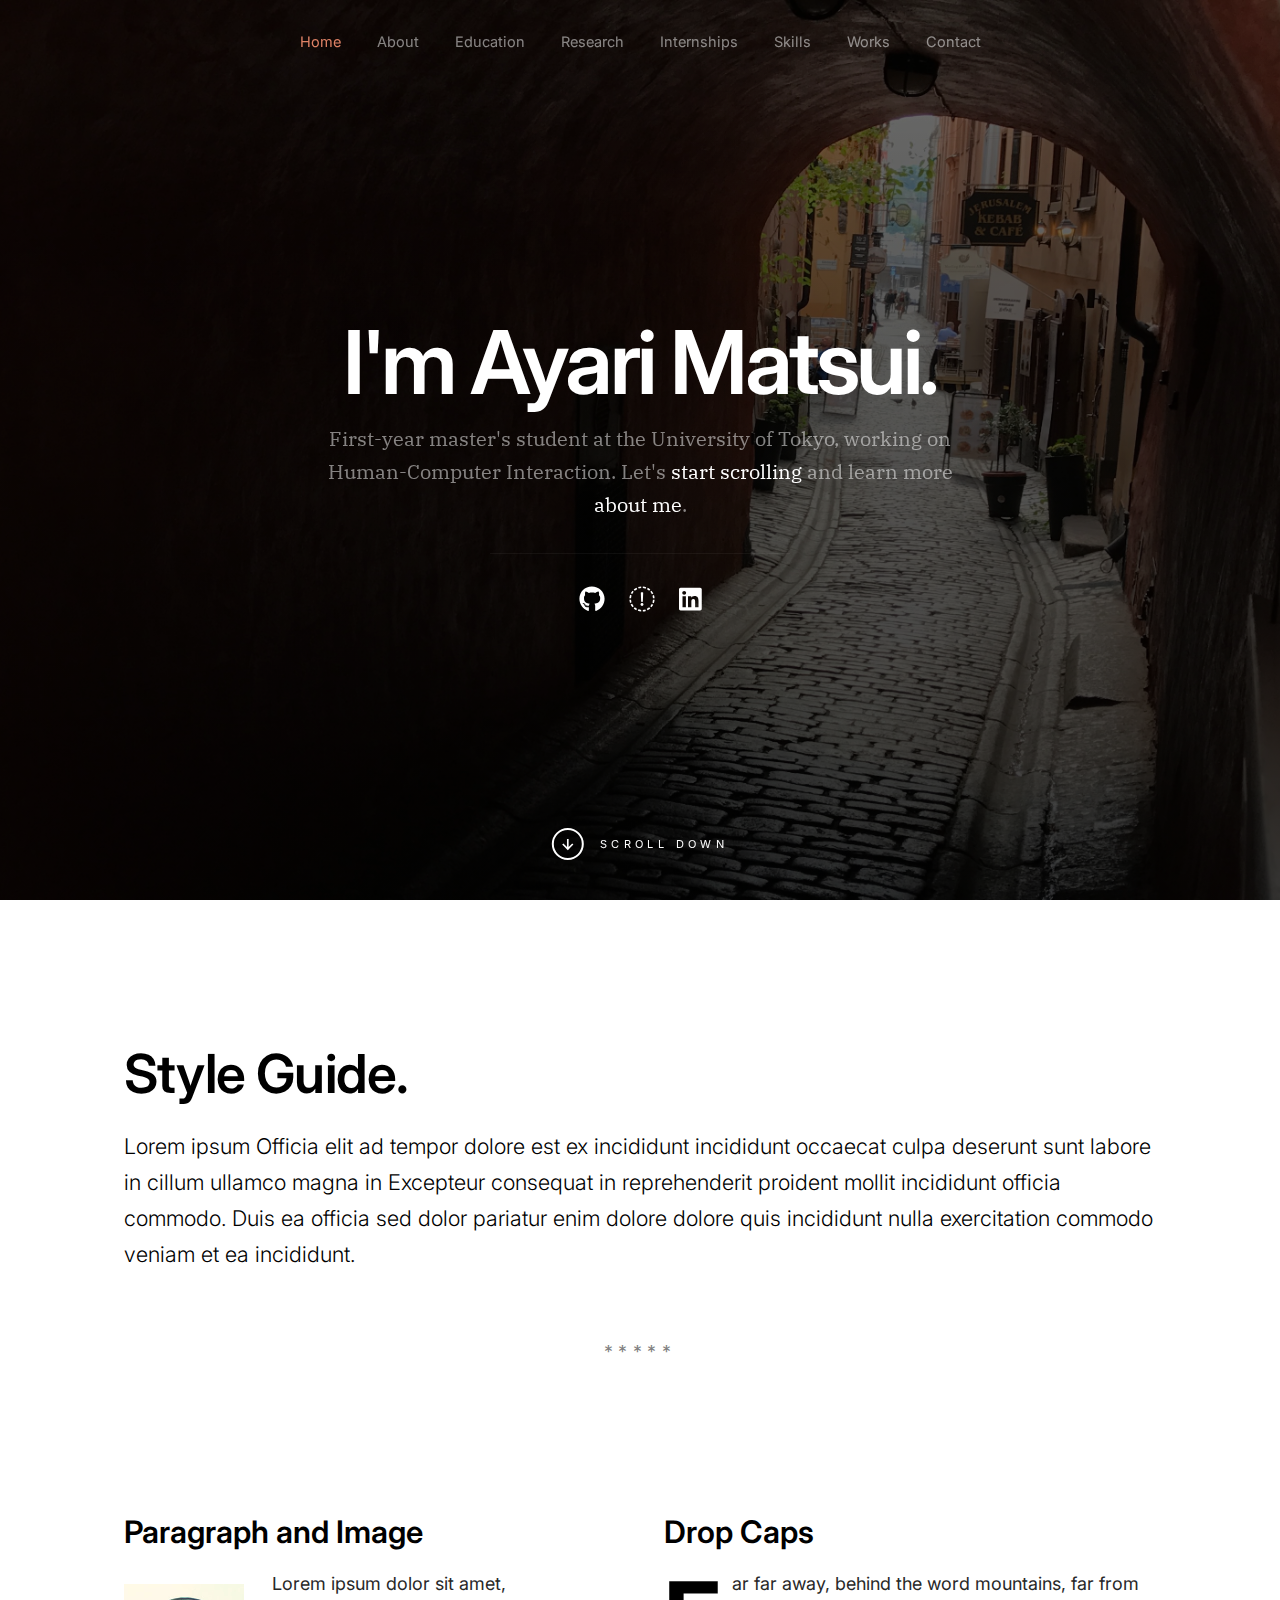
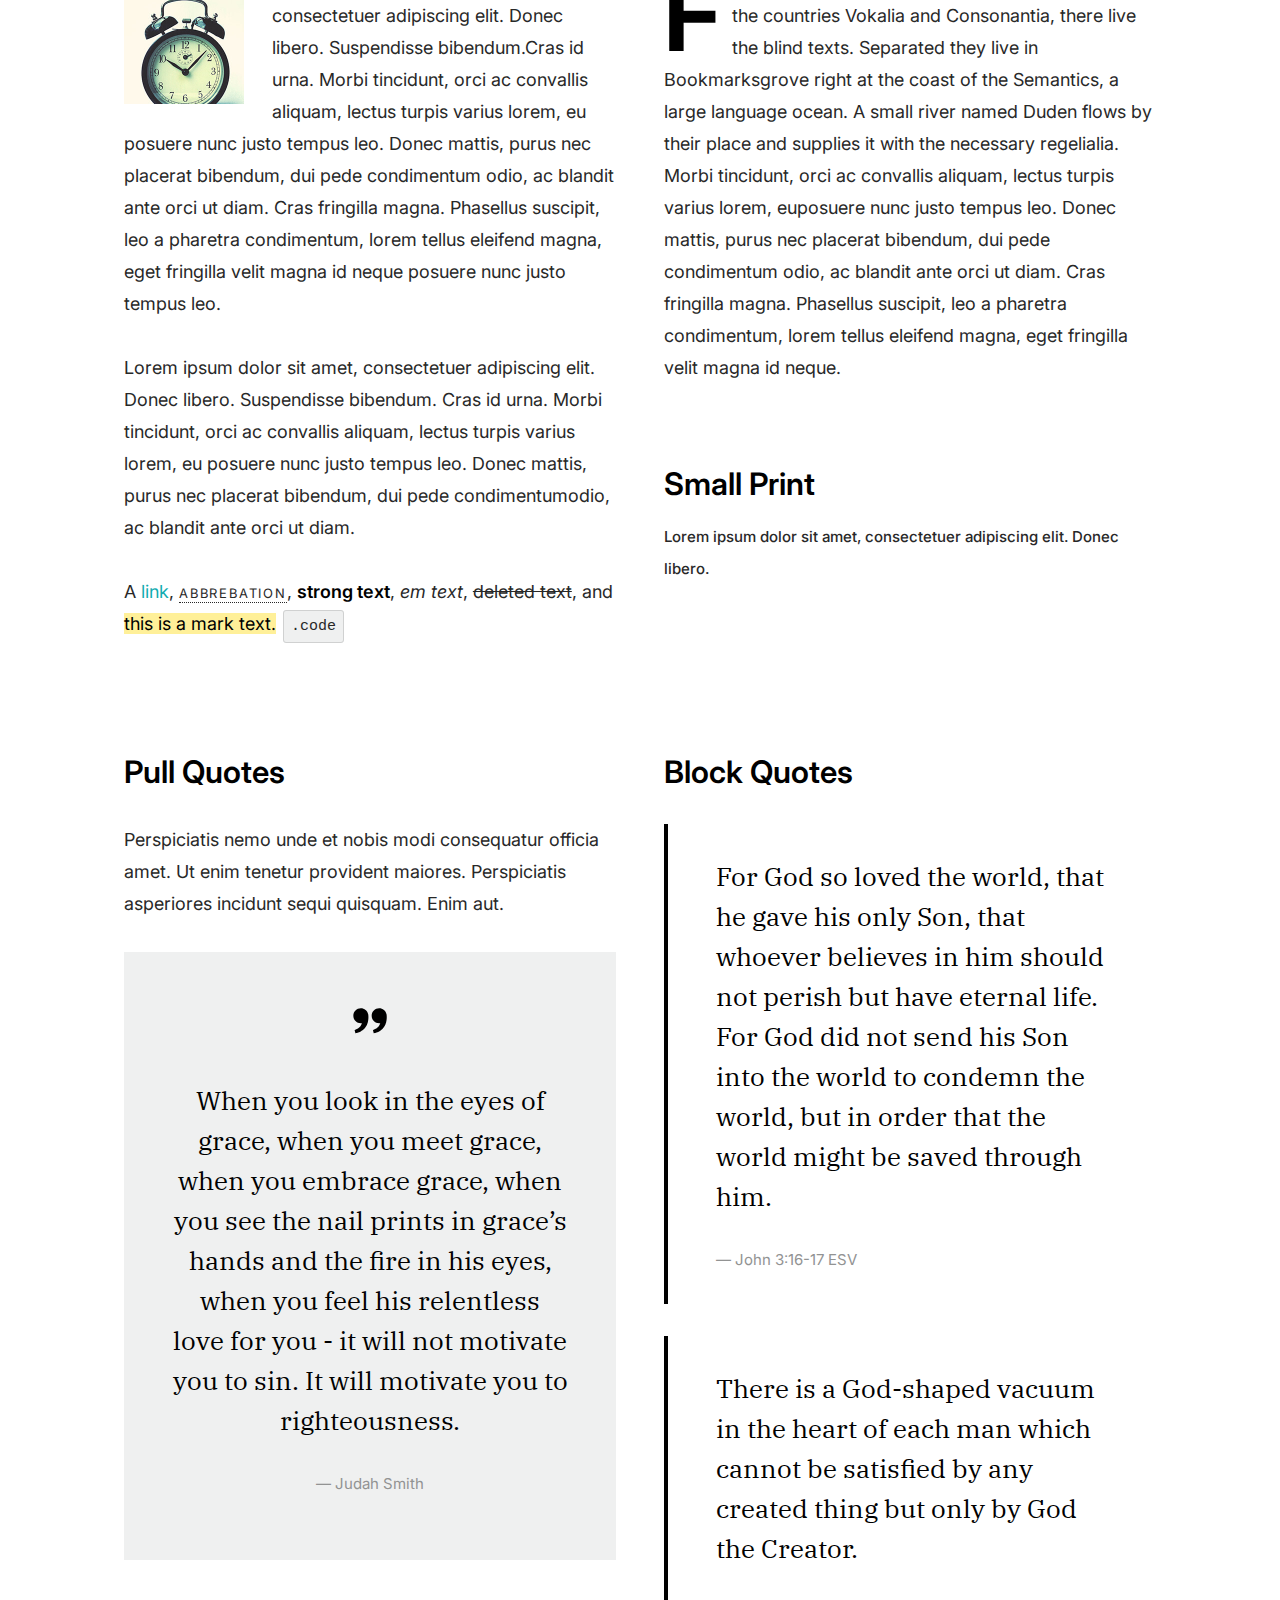
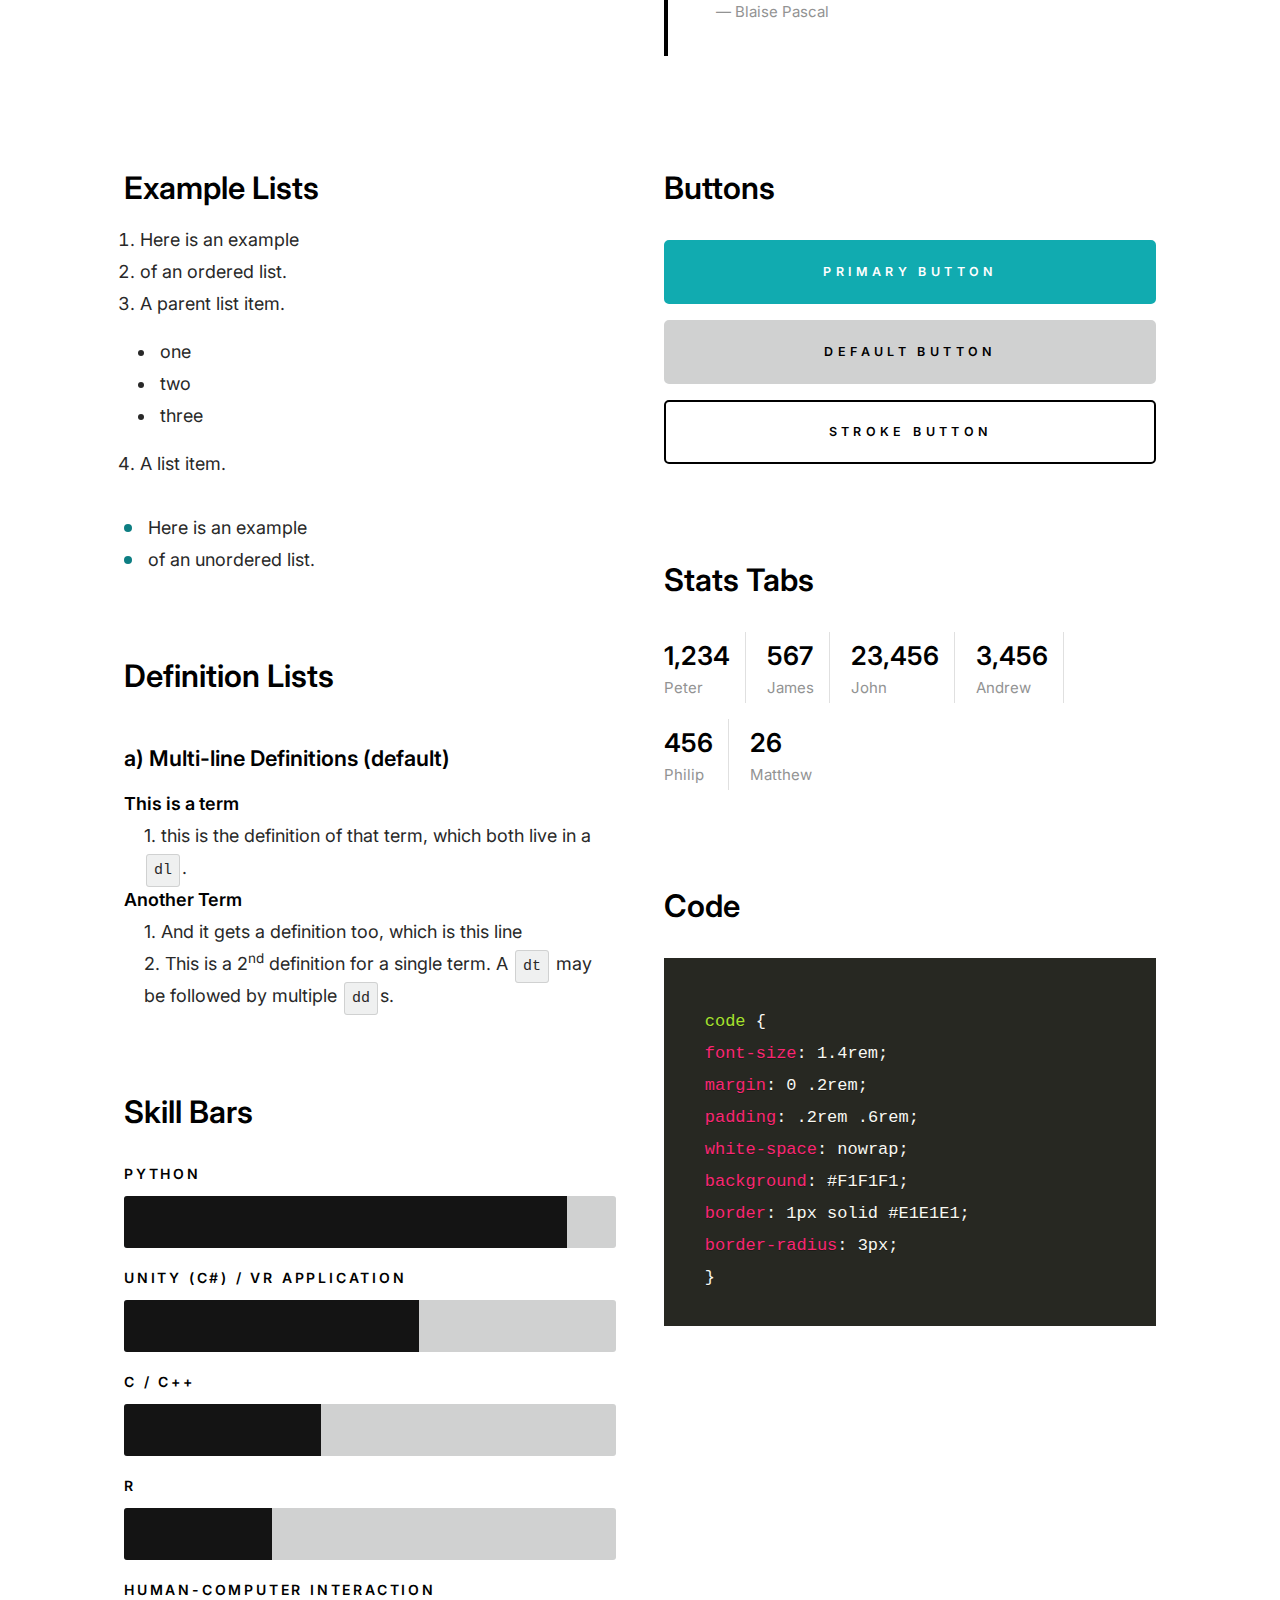
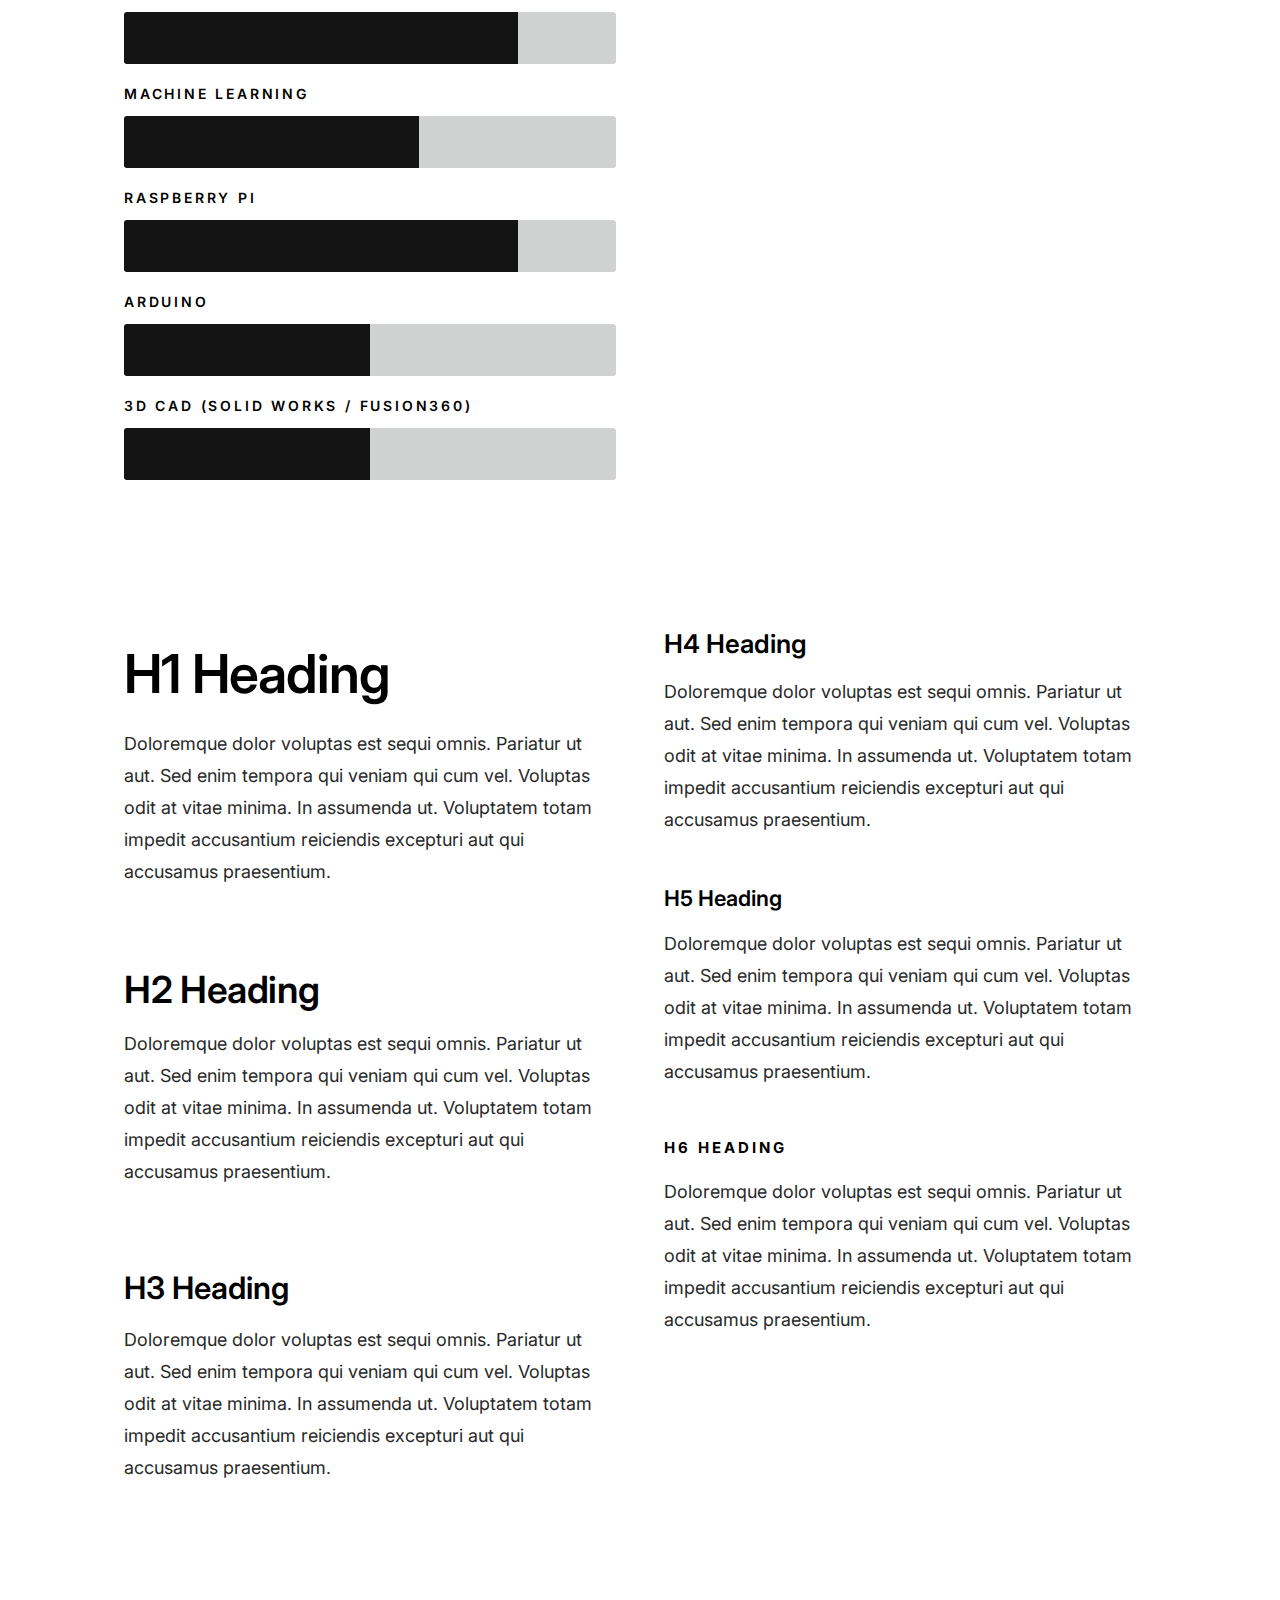
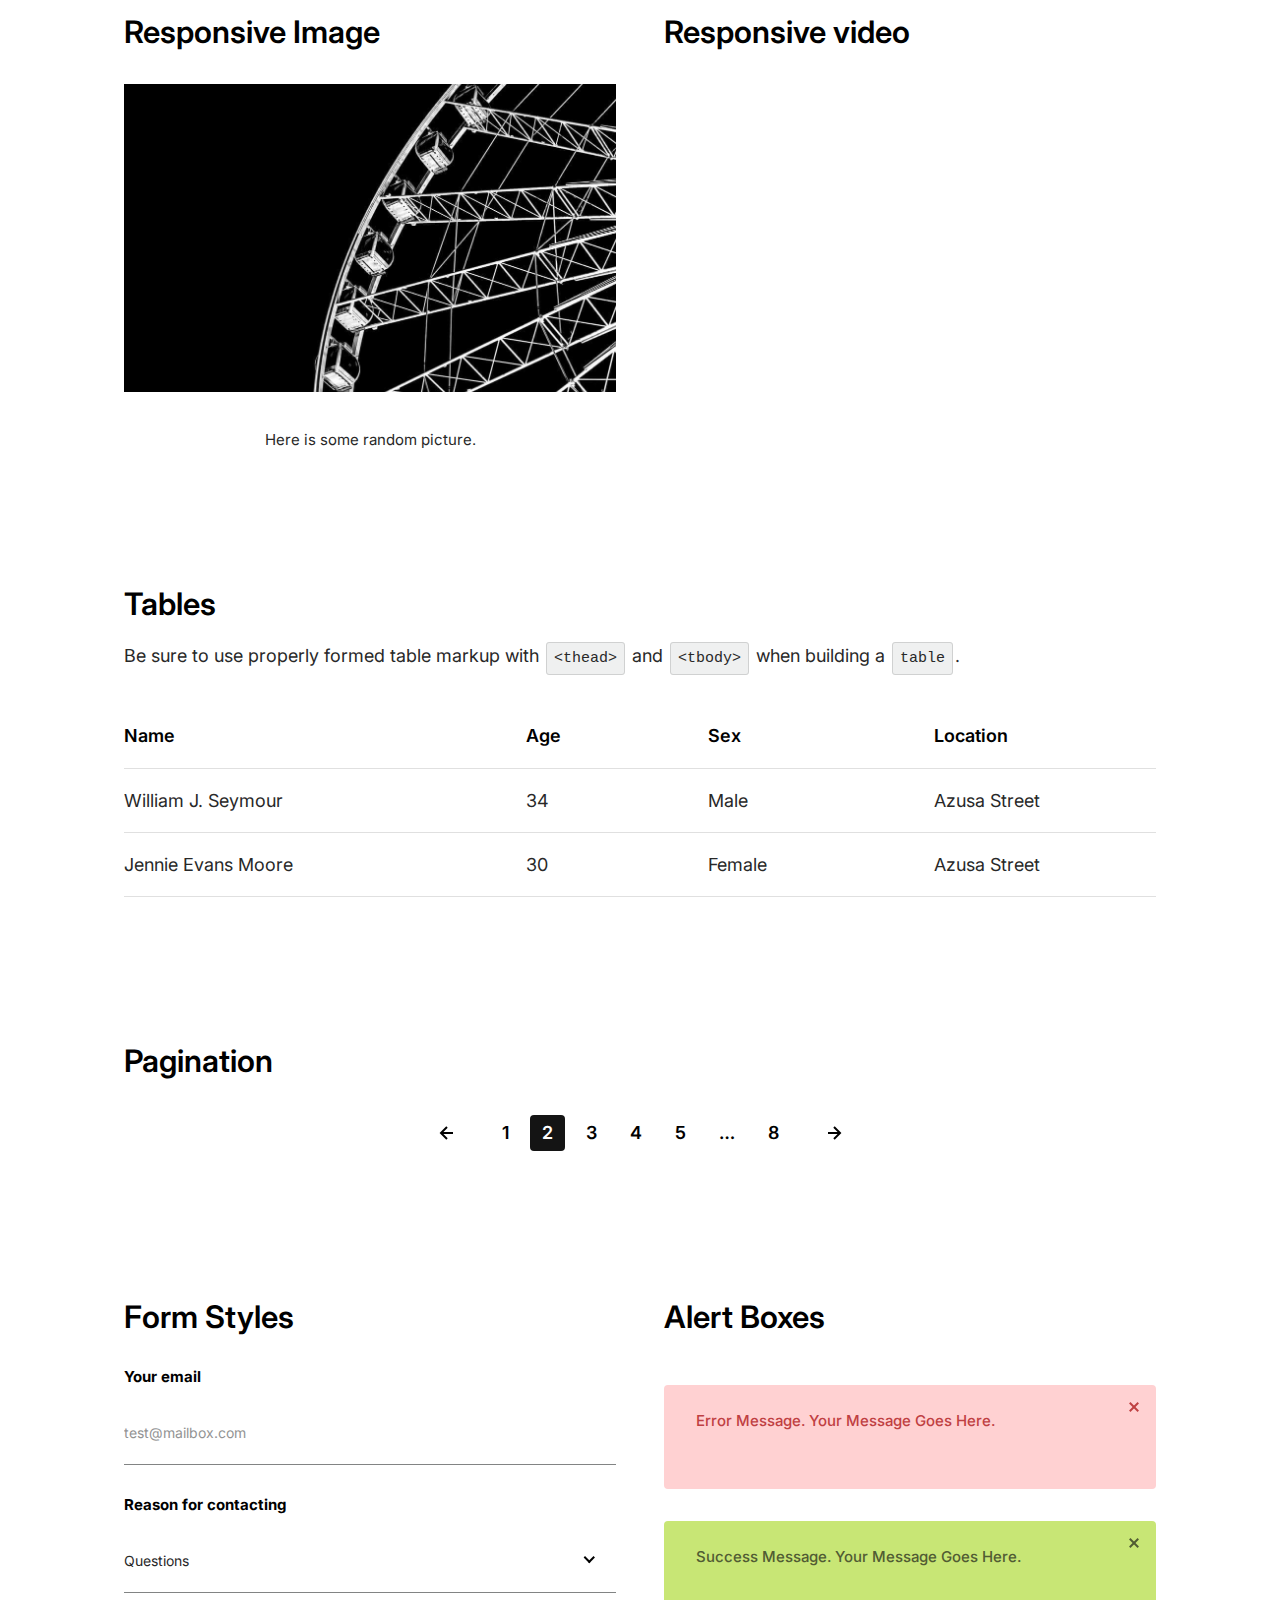
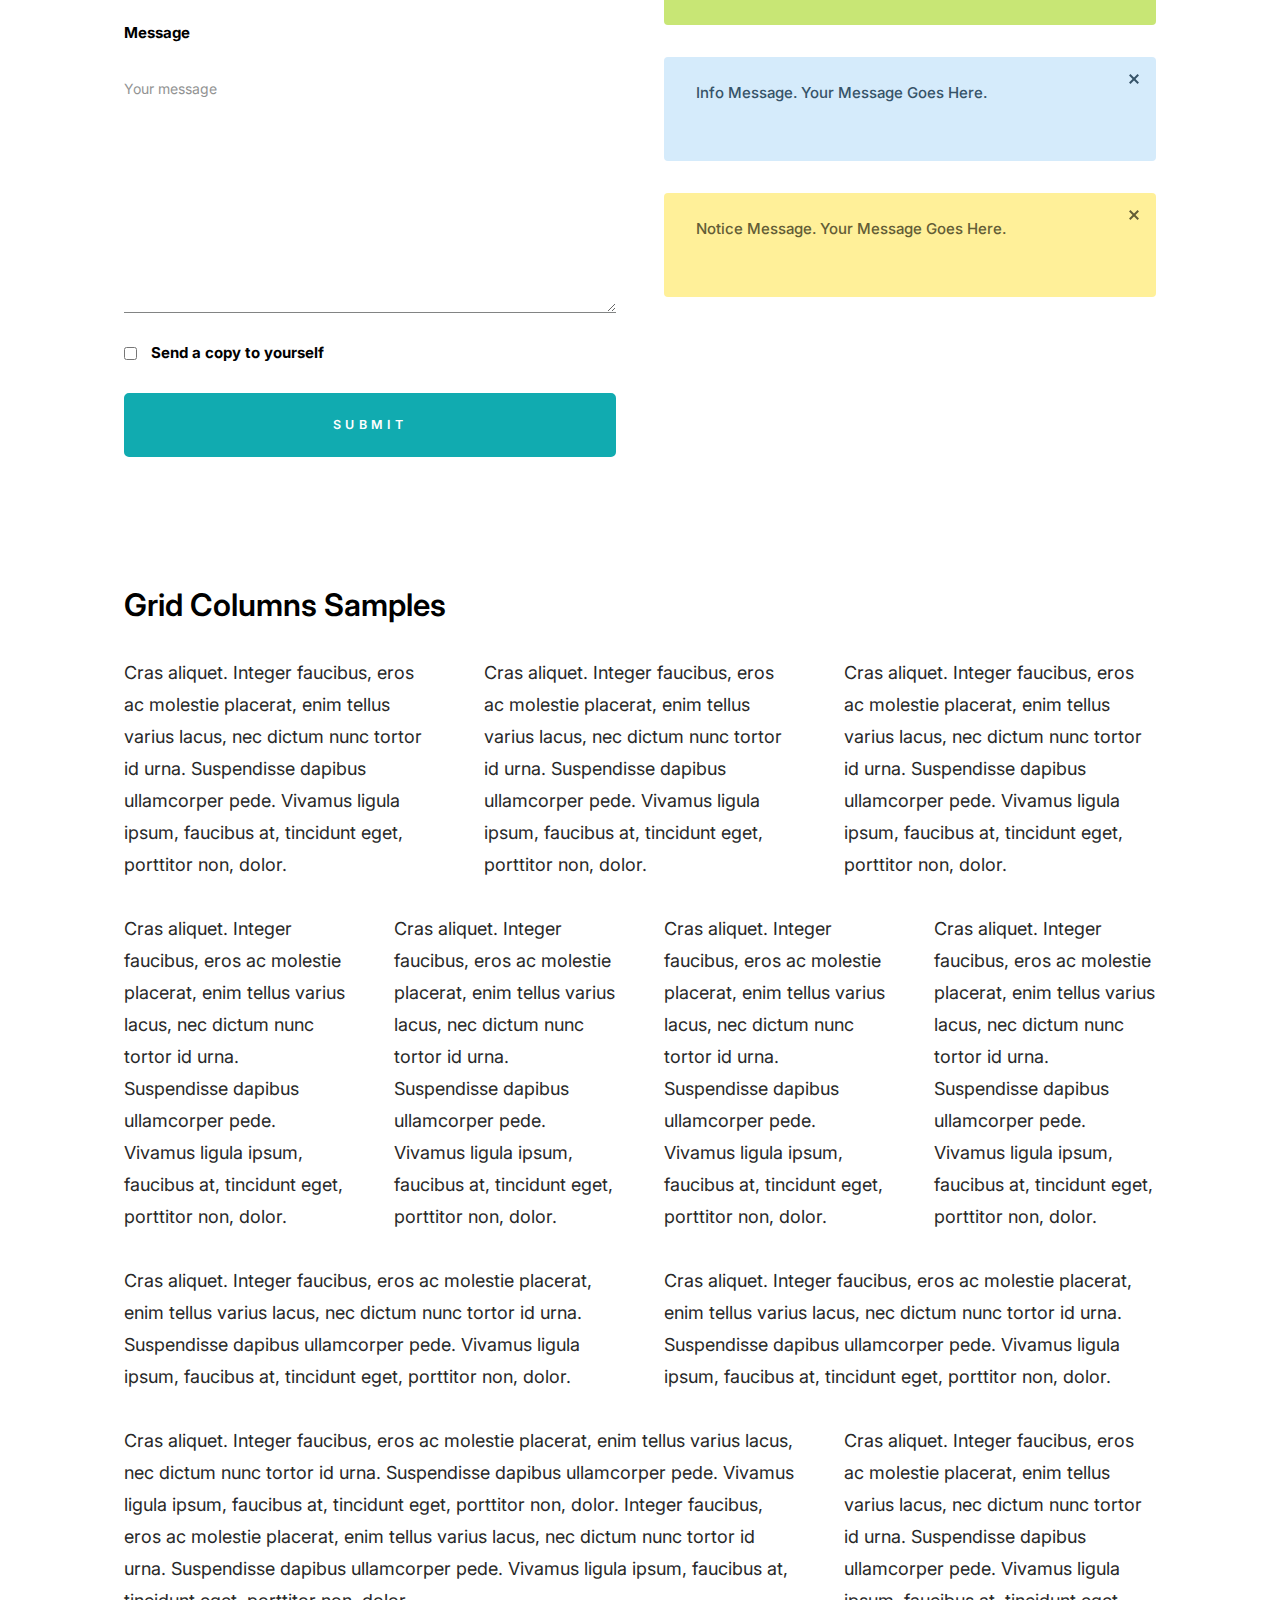
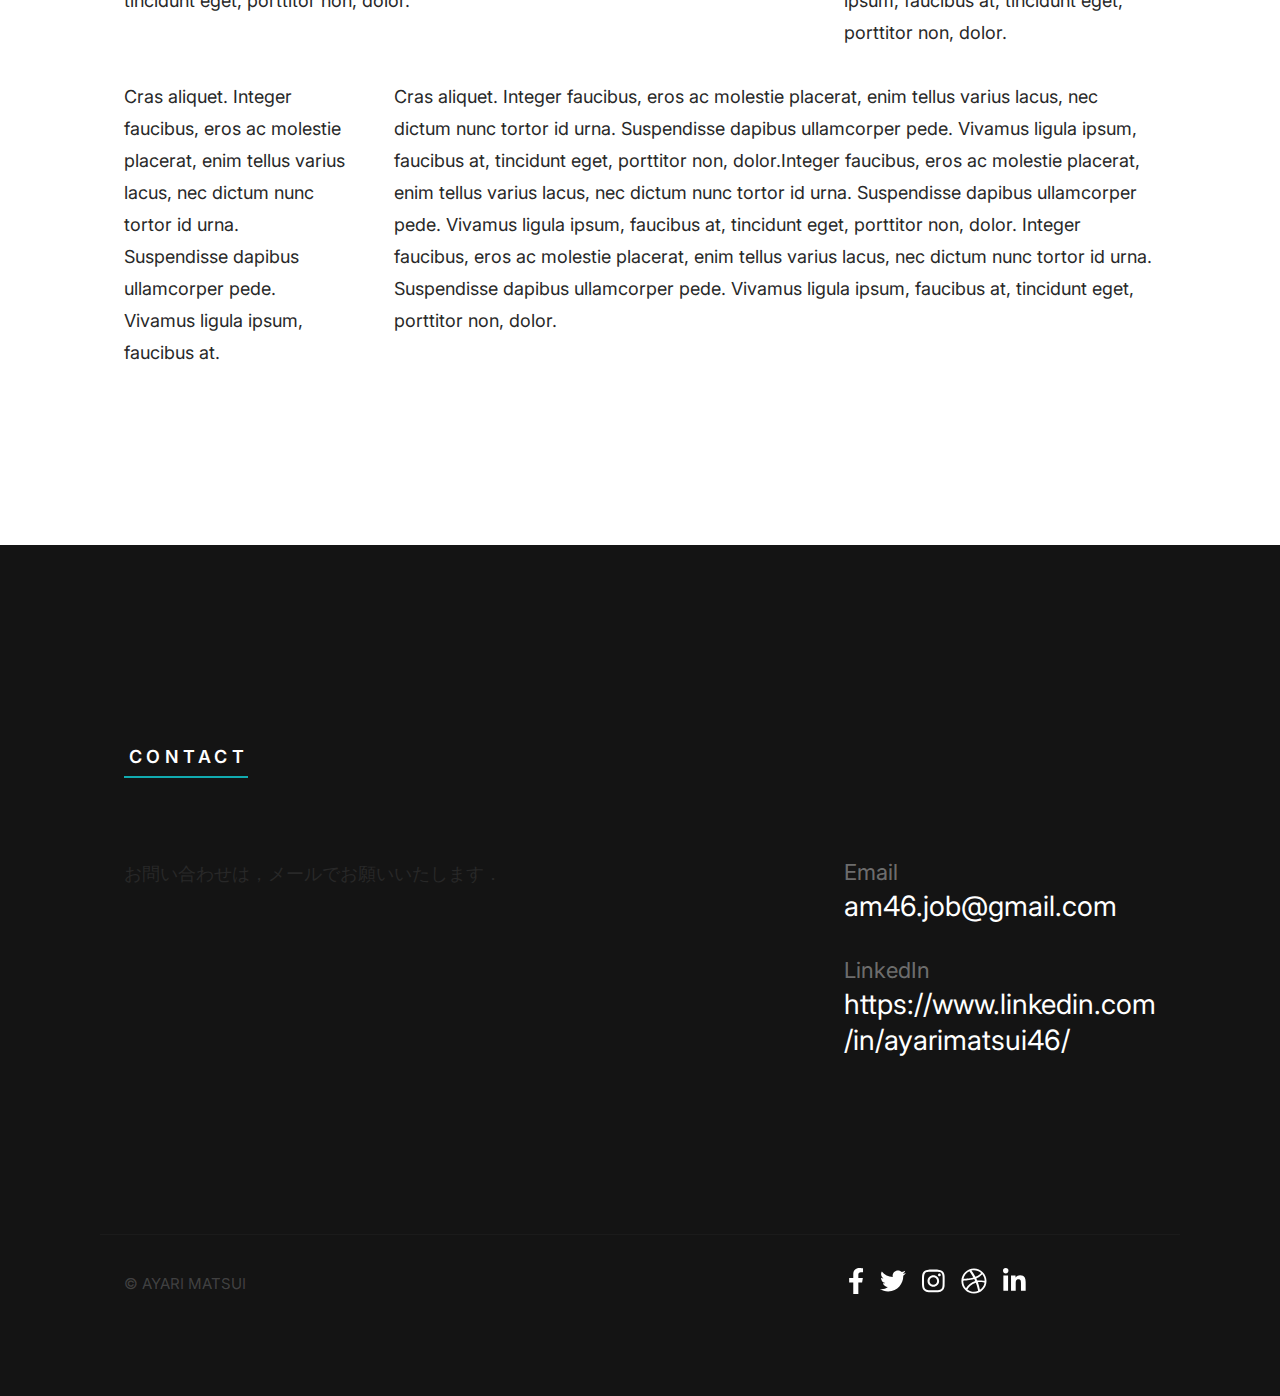
<file: styles.html>
<!DOCTYPE html>
<html class="no-js" lang="en">
<head>

    <!--- basic page needs
    ================================================== -->
    <meta charset="utf-8">
    <title>Ayari Matsui's Portfolio</title>
    <meta name="description" content="">
    <meta name="author" content="">

    <!-- mobile specific metas
    ================================================== -->
    <meta name="viewport" content="width=device-width, initial-scale=1">

    <!-- CSS
    ================================================== -->
    <link rel="stylesheet" href="css/styles.css">
    <link rel="stylesheet" href="css/vendor.css">

    <style type="text/css" media="screen">
        .s-styles { 
            background-color: white;
            padding-top: calc(4.5 * var(--space));
            padding-bottom: calc(4.5 * var(--space));
            position: relative;
        }
        .s-styles .intro h1 {
            margin-top: 0;
        }
    </style>

    <!-- script
    ================================================== -->
    <script defer src="js/vendor/fontawesome/all.min.js"></script>

    <!-- favicons
    ================================================== -->
    <link rel="apple-touch-icon" sizes="180x180" href="apple-touch-icon.png">
    <link rel="icon" type="image/png" sizes="32x32" href="favicon-32x32.png">
    <link rel="icon" type="image/png" sizes="16x16" href="favicon-16x16.png">
    <link rel="manifest" href="site.webmanifest">

</head>

<body id="top" class="ss-preload">


    <!-- preloader
    ================================================== -->
    <div id="preloader">
        <div id="loader"></div>
    </div>


    <!-- header
    ================================================== -->
    <header class="s-header">
        <div class="row s-header__nav-wrap">
            <nav class="s-header__nav">
                <ul>
                    <li class="current"><a href="index.html">Home</a></li>
                    <li><a href="index.html#about">About</a></li>
                    <li><a href="index.html#education">Education</a></li>
                    <li><a href="index.html#research">Research</a></li>
                    <li><a href="index.html#internships">Internships</a></li>
                    <li><a href="index.html#skills">Skills</a></li>
                    <li><a href="index.html#works">Works</a></li>
                    <li><a href="index.html#contact">Contact</a></li>
                </ul>
            </nav>
        </div> <!-- end row -->
        
        <a class="s-header__menu-toggle" href="#0" title="Menu">
            <span class="s-header__menu-icon"></span>
        </a>
    </header> <!-- end s-header -->


    <!-- hero
    ================================================== -->
    <section id="hero" class="s-hero target-section">

        <div class="s-hero__bg rellax" data-rellax-speed="-7"></div>

        <div class="row s-hero__content">
            <div class="column">

                <div class="s-hero__content-about">

                    <h1>I'm Ayari Matsui.</h1>

                    <h3>
                    First-year master's student at the University of Tokyo, working on Human-Computer Interaction.
                    Let's <a class="smoothscroll" href="#about">start scrolling</a> and learn more <a class="smoothscroll" href="#about">about me</a>.
                    </h3>

                    <div class="s-hero__content-social">
                        <a href="#0"><i class="fab fa-github" aria-hidden="true"></i></a>
                        <a href="#0"><i class="fab fa-wantedly" aria-hidden="true"></i></a>
                        <a href="#0"><i class="fab fa-linkedin" aria-hidden="true"></i></a>
                    </div>

                </div> <!-- end s-hero__content-about -->

            </div>
        </div> <!-- s-hero__content -->

        <div class="s-hero__scroll">
            <a href="#styles" class="s-hero__scroll-link smoothscroll">
                <span class="scroll-arrow">
                    <svg xmlns="http://www.w3.org/2000/svg" width="24" height="24" viewBox="0 0 24 24" style="fill:rgba(0, 0, 0, 1);transform:;-ms-filter:"><path d="M18.707 12.707L17.293 11.293 13 15.586 13 6 11 6 11 15.586 6.707 11.293 5.293 12.707 12 19.414z"></path></svg>
                </span>
                <span class="scroll-text">Scroll Down</span>
            </a>
        </div> <!-- s-hero__scroll -->

    </section> <!-- end s-hero -->


    <!-- s-styles
    ================================================== -->
    <section id="styles" class="s-styles">

        <div class="row">

            <div class="column large-12 intro">

                <h1>Style Guide.</h1>

                <p class="lead">Lorem ipsum Officia elit ad tempor dolore est ex incididunt incididunt occaecat culpa deserunt 
                sunt labore in cillum ullamco magna in Excepteur consequat in reprehenderit proident mollit incididunt officia commodo.
                Duis ea officia sed dolor pariatur enim dolore dolore quis incididunt nulla exercitation commodo veniam et ea incididunt.
                </p>

                <hr class="fancy">
            </div>

        </div> <!-- end row -->

        <div class="row">

            <div class="column large-6 tab-12">

                <h3>Paragraph and Image</h3>

                <p><a href="#"><img width="120" height="120" class="h-pull-left" alt="sample-image" src="images/sample-image.jpg"></a>
                Lorem ipsum dolor sit amet, consectetuer adipiscing elit. Donec libero. Suspendisse bibendum.Cras id urna. Morbi 
                tincidunt, orci ac convallis aliquam, lectus turpis varius lorem, eu posuere nunc justo tempus leo. Donec mattis, 
                purus nec placerat bibendum, dui pede condimentum odio, ac blandit ante orci ut diam. Cras fringilla magna. 
                Phasellus suscipit, leo a pharetra condimentum, lorem tellus eleifend magna, eget fringilla velit magna id 
                neque posuere nunc justo tempus leo. </p>

                <p>
                Lorem ipsum dolor sit amet, consectetuer adipiscing elit. Donec libero. Suspendisse bibendum. Cras id urna. 
                Morbi tincidunt, orci ac convallis aliquam, lectus turpis varius lorem, eu posuere nunc justo tempus leo. 
                Donec mattis, purus nec placerat bibendum, dui pede condimentumodio, ac blandit ante orci ut diam.	
                </p>

                <p>A <a href="#">link</a>,
                <abbr title="this really isn't a very good description">abbrebation</abbr>,
                <strong>strong text</strong>,
                <em>em text</em>,
                <del>deleted text</del>, and
                <mark>this is a mark text.</mark>
                <code>.code</code>
                </p>

            </div>

            <div class="column large-6 tab-12">

                <h3>Drop Caps</h3>

                <p class="drop-cap">Far far away, behind the word mountains, far from the countries Vokalia and Consonantia,
                there live the blind texts. Separated they live in Bookmarksgrove right at the coast of the
                Semantics, a large language ocean. A small river named Duden flows by their place and supplies it with the 
                necessary regelialia. Morbi tincidunt, orci ac convallis aliquam, lectus turpis varius lorem, 
                euposuere nunc justo tempus leo. Donec mattis, purus nec placerat bibendum, dui pede condimentum odio, 
                ac blandit ante orci ut diam. Cras fringilla magna. Phasellus suscipit, leo a pharetra condimentum, 
                lorem tellus eleifend magna, eget fringilla velit magna id neque.
                </p>

                <h3>Small Print</h3>

                <p><small>Lorem ipsum dolor sit amet, consectetuer adipiscing elit. Donec libero.</small></p>

            </div>

        </div> <!-- end row -->

        <div class="row">

            <div class="column large-6 tab-12">

                <h3 class="h-add-bottom">Pull Quotes</h3>

                <p>
                Perspiciatis nemo unde et nobis modi consequatur officia amet. Ut enim 
                tenetur provident maiores. Perspiciatis asperiores incidunt sequi 
                quisquam. Enim aut. 
                </p>

                <figure class="pull-quote">
                    <blockquote>
                        <p>
                        When you look in the eyes of grace, when you meet grace, 
                        when you embrace grace, when you see the nail prints in 
                        grace’s hands and the fire in his eyes, when you feel his 
                        relentless love for you - it will not motivate you to sin. 
                        It will motivate you to righteousness.
                        </p>

                        <footer>
                            <cite>Judah Smith</cite>
                        </footer>
                    </blockquote>
                </figure>

            </div>

            <div class="column large-6 tab-12">

                <h3 class="h-add-bottom">Block Quotes</h3>

                <blockquote cite="http://where-i-got-my-info-from.com">
                    <p>
                    For God so loved the world, that he gave his only Son, that whoever believes in 
                    him should not perish but have eternal life. For God did not send his Son into 
                    the world to condemn the world, but in order that the world might be 
                    saved through him.
                    </p>

                    <footer>
                        <cite>
                            <a href="#0">John 3:16-17 ESV</a>
                        </cite>
                    </footer>

                </blockquote>

                <blockquote>
                    <p>There is a God-shaped vacuum in the heart of each man which cannot be satisfied 
                    by any created thing but only by God the Creator.</p>

                    <footer>
                        <cite>Blaise Pascal</cite>
                    </footer>

                </blockquote>

            </div>

        </div> <!-- end row -->

        <div class="row h-add-half-bottom">

            <div class="column large-6 tab-12">

                <h3>Example Lists</h3>

                <ol>
                    <li>Here is an example</li>
                    <li>of an ordered list.</li>
                    <li>A parent list item.
                        <ul>
                            <li>one</li>
                            <li>two</li>
                            <li>three</li>
                        </ul>
                        </li>
                        <li>A list item.</li>
                    </ol>

                <ul class="disc">
                    <li>Here is an example</li>
                    <li>of an unordered list.</li>
                </ul>

                <h3>Definition Lists</h3>

                <h5>a) Multi-line Definitions (default) </h5>

                <dl class="dictionary-style">
                    <dt><strong>This is a term</strong></dt>
                        <dd>this is the definition of that term, which both live in a <code>dl</code>.</dd>
                    <dt><strong>Another Term</strong></dt>
                        <dd>And it gets a definition too, which is this line</dd>
                        <dd>This is a 2<sup>nd</sup> definition for a single term. A <code>dt</code> may be followed by multiple <code>dd</code>s.</dd>
                </dl>

                <h3 class="h-add-bottom">Skill Bars</h3>

                <ul class="skill-bars-fat">
                    <li>
                    <div class="progress percent90"></div>
                    <strong>Python</strong>
                    </li>
                    <li>
                    <div class="progress percent60"></div>
                    <strong>Unity (C#) / VR Application</strong>
                    </li>
                    <li>
                    <div class="progress percent40"></div>
                    <strong>C / C++</strong>
                    </li>
                    <li>
                    <div class="progress percent30"></div>
                    <strong>R</strong>
                    </li>
                    <li>
                    <div class="progress percent80"></div>
                    <strong>Human-Computer Interaction</strong>
                    </li>
                    <li>
                    <div class="progress percent60"></div>
                    <strong>Machine Learning</strong>
                    </li>
                    <li>
                    <div class="progress percent80"></div>
                    <strong>Raspberry Pi</strong>
                    </li>
                    <li>
                    <div class="progress percent50"></div>
                    <strong>Arduino</strong>
                    </li>
                    <li>
                    <div class="progress percent50"></div>
                    <strong>3D CAD (Solid Works / Fusion360)</strong>
                    </li>
                </ul>

            </div>

            <div class="column large-6 tab-12">

                <h3 class="h-add-bottom">Buttons</h3>

                <p>
                    <a class="btn btn--primary h-full-width" href="#0">Primary Button</a>
                    <a class="btn h-full-width" href="#0">Default Button</a>
                    <a class="btn btn--stroke h-full-width" href="#0">Stroke Button</a>
                </p>

                <h3>Stats Tabs</h3>

                <ul class="stats-tabs">
                    <li><a href="#0">1,234 <em>Peter</em></a></li>
                    <li><a href="#0">567 <em>James</em></a></li>
                    <li><a href="#0">23,456 <em>John</em></a></li>
                    <li><a href="#0">3,456 <em>Andrew</em></a></li>
                    <li><a href="#0">456 <em>Philip</em></a></li>
                    <li><a href="#0">26 <em>Matthew</em></a></li>
                </ul>

                <h3 class="h-add-bottom">Code</h3>

<pre><code class="language-css">
    code {
    font-size: 1.4rem;
    margin: 0 .2rem;
    padding: .2rem .6rem;
    white-space: nowrap;
    background: #F1F1F1;
    border: 1px solid #E1E1E1;	
    border-radius: 3px;
    }
</code></pre>

            </div>

        </div> <!-- end row -->

        <div class="row h-add-half-bottom">

            <div class="column large-6 tab-12">
                    
                <h1>H1 Heading</h1>
                <p>Doloremque dolor voluptas est sequi omnis. Pariatur ut aut. Sed enim tempora qui veniam qui cum vel. 
                Voluptas odit at vitae minima. In assumenda ut. Voluptatem totam impedit accusantium reiciendis excepturi aut qui accusamus praesentium.</p>

                <h2>H2 Heading</h2>
                <p>Doloremque dolor voluptas est sequi omnis. Pariatur ut aut. Sed enim tempora qui veniam qui cum vel. 
                Voluptas odit at vitae minima. In assumenda ut. Voluptatem totam impedit accusantium reiciendis excepturi aut qui accusamus praesentium.</p>

                <h3>H3 Heading</h3>
                <p>Doloremque dolor voluptas est sequi omnis. Pariatur ut aut. Sed enim tempora qui veniam qui cum vel. 
                Voluptas odit at vitae minima. In assumenda ut. Voluptatem totam impedit accusantium reiciendis excepturi aut qui accusamus praesentium.</p>

                
            </div>

            <div class="column large-6 tab-12">
                <h4>H4 Heading</h4>
                <p>Doloremque dolor voluptas est sequi omnis. Pariatur ut aut. Sed enim tempora qui veniam qui cum vel. 
                Voluptas odit at vitae minima. In assumenda ut. Voluptatem totam impedit accusantium reiciendis excepturi aut qui accusamus praesentium.</p>

                <h5>H5 Heading</h5>
                <p>Doloremque dolor voluptas est sequi omnis. Pariatur ut aut. Sed enim tempora qui veniam qui cum vel. 
                Voluptas odit at vitae minima. In assumenda ut. Voluptatem totam impedit accusantium reiciendis excepturi aut qui accusamus praesentium.</p>

                <h6>H6 Heading</h6>
                <p>Doloremque dolor voluptas est sequi omnis. Pariatur ut aut. Sed enim tempora qui veniam qui cum vel. 
                Voluptas odit at vitae minima. In assumenda ut. Voluptatem totam impedit accusantium reiciendis excepturi aut qui accusamus praesentium.</p>
    
                
            </div>

        </div> <!-- end row -->

        <div class="row h-add-half-bottom">

            <div class="column large-6 tab-12">

                <h3 class="h-add-bottom">Responsive Image</h3>

                <figure>
                    <img src="images/wheel-500.jpg" 
                    srcset="images/wheel-1000.jpg 1000w, 
                    images/wheel-500.jpg 500w" 
                    sizes="(max-width: 1000px) 100vw, 1000px" alt="">

                    <figcaption>
                        Here is some random picture.
                    </figcaption>
                </figure>

            </div>

            <div class="column large-6 tab-12">

                <h3 class="h-add-bottom">Responsive video</h3>

                <div class="video-container">
                <iframe title="vimeo-player" src="https://player.vimeo.com/video/14592941" width="640" height="360" frameborder="0" allowfullscreen></iframe>                
                </div>

            </div>
            
        </div> <!-- end row -->

        <div class="row h-add-bottom">

            <div class="column large-12">

                <h3>Tables</h3>
                <p>Be sure to use properly formed table markup with <code>&lt;thead&gt;</code> and <code>&lt;tbody&gt;</code> when building a <code>table</code>.</p>

                <div class="table-responsive">

                    <table>
                            <thead>
                            <tr>
                                <th>Name</th>
                                <th>Age</th>
                                <th>Sex</th>
                                <th>Location</th>
                            </tr>
                            </thead>
                            <tbody>
                            <tr>
                                <td>William J. Seymour</td>
                                <td>34</td>
                                <td>Male</td>
                                <td>Azusa Street</td>
                            </tr>
                            <tr>
                                <td>Jennie Evans Moore</td>
                                <td>30</td>
                                <td>Female</td>
                                <td>Azusa Street</td>
                            </tr>
                            </tbody>
                    </table>

                </div>

            </div>
            
        </div> <!-- end row -->

        <div class="row">

            <div class="column large-12">
                <h3>Pagination</h3>

                <nav class="pgn">
                    <ul>
                        <li>
                            <a class="pgn__prev" href="#0">
                                <svg xmlns="http://www.w3.org/2000/svg" width="24" height="24" viewBox="0 0 24 24"><path d="M12.707 17.293L8.414 13H18v-2H8.414l4.293-4.293-1.414-1.414L4.586 12l6.707 6.707z"/></svg>
                            </a>
                        </li>
                        <li><a class="pgn__num" href="#0">1</a></li>
                        <li><span class="pgn__num current">2</span></li>
                        <li><a class="pgn__num" href="#0">3</a></li>
                        <li><a class="pgn__num" href="#0">4</a></li>
                        <li><a class="pgn__num" href="#0">5</a></li>
                        <li><span class="pgn__num dots">…</span></li>
                        <li><a class="pgn__num" href="#0">8</a></li>
                        <li>
                            <a class="pgn__next" href="#0">
                                <svg xmlns="http://www.w3.org/2000/svg" width="24" height="24" viewBox="0 0 24 24"><path d="M11.293 17.293l1.414 1.414L19.414 12l-6.707-6.707-1.414 1.414L15.586 11H6v2h9.586z"/></svg>
                            </a>
                        </li>
                    </ul>
                </nav>
            </div>

        </div> <!-- end row -->


        <div class="row">

            <div class="column large-6 tab-12">

                <h3 class="h-add-bottom">Form Styles</h3>

                <form>
                    <div>
                        <label for="sampleInput">Your email</label>
                        <input class="h-full-width" type="email" placeholder="test@mailbox.com" id="sampleInput">
                    </div>
                    <div>
                        <label for="sampleRecipientInput">Reason for contacting</label>
                        <div class="ss-custom-select">
                            <select class="h-full-width" id="sampleRecipientInput">
                                <option value="Option 1">Questions</option>
                                <option value="Option 2">Report</option>
                                <option value="Option 3">Others</option>
                            </select>
                        </div>
                    </div>
                    
                    <label for="exampleMessage">Message</label>
                    <textarea class="h-full-width" placeholder="Your message" id="exampleMessage"></textarea>

                    <label class="h-add-bottom">
                        <input type="checkbox">
                        <span class="label-text">Send a copy to yourself</span>
                    </label>
                
                    <input class="btn--primary h-full-width" type="submit" value="Submit">
                </form>

            </div>

            <div class="column large-6 tab-12">

                <h3>Alert Boxes</h3>

                <br>
                
                <div class="alert-box alert-box--error">
                    <p>Error Message. Your Message Goes Here.</p>
                    <span class="alert-box__close"></span>
                </div><!-- end error -->
                        
                <div class="alert-box alert-box--success">
                    <p>Success Message. Your Message Goes Here.</p>
                    <span class="alert-box__close"></span>
                </div><!-- end success -->
                        
                <div class="alert-box alert-box--info">
                    <p>Info Message. Your Message Goes Here.</p>
                    <span class="alert-box__close"></span>
                </div><!-- end info -->
                        
                <div class="alert-box alert-box--notice">
                    <p>Notice Message. Your Message Goes Here.</p>
                    <span class="alert-box__close"></span>
                </div><!-- end notice -->
            
            </div>

        </div> <!-- end row -->

        <div class="row">

            <div class="large-12 column">
               <h3 class="h-add-bottom">Grid Columns Samples</h3>
            </div>
   
        </div> <!-- Row End-->


        <div class="row">
   
            <div class="large-4 mob-12 column">
                <p>
                Cras aliquet. Integer faucibus, eros ac molestie placerat, enim tellus varius lacus,
                nec dictum nunc tortor id urna. Suspendisse dapibus ullamcorper pede. Vivamus ligula ipsum,
                faucibus at, tincidunt eget, porttitor non, dolor. 
                </p>
             </div>
   
            <div class="large-4 mob-12 column">
                <p>
                Cras aliquet. Integer faucibus, eros ac molestie placerat, enim tellus varius lacus,
                nec dictum nunc tortor id urna. Suspendisse dapibus ullamcorper pede. Vivamus ligula ipsum,
                faucibus at, tincidunt eget, porttitor non, dolor. 
                </p>
            </div>
   
            <div class="large-4 mob-12 column">
                <p>
                Cras aliquet. Integer faucibus, eros ac molestie placerat, enim tellus varius lacus,
                nec dictum nunc tortor id urna. Suspendisse dapibus ullamcorper pede. Vivamus ligula ipsum,
                faucibus at, tincidunt eget, porttitor non, dolor. 
                </p>
            </div>
   
        </div>
   
        <div class="row">
   
            <div class="large-3 tab-6 mob-12 column">
                <p>
                Cras aliquet. Integer faucibus, eros ac molestie placerat, enim tellus varius lacus,
                nec dictum nunc tortor id urna. Suspendisse dapibus ullamcorper pede. Vivamus ligula ipsum,
                faucibus at, tincidunt eget, porttitor non, dolor. 
                </p>
            </div>
   
            <div class="large-3 tab-6 mob-12 column">
                <p>
                Cras aliquet. Integer faucibus, eros ac molestie placerat, enim tellus varius lacus,
                nec dictum nunc tortor id urna. Suspendisse dapibus ullamcorper pede. Vivamus ligula ipsum,
                faucibus at, tincidunt eget, porttitor non, dolor. 
                </p>
            </div>
   
            <div class="large-3 tab-6 mob-12 column">
                <p>
                Cras aliquet. Integer faucibus, eros ac molestie placerat, enim tellus varius lacus,
                nec dictum nunc tortor id urna. Suspendisse dapibus ullamcorper pede. Vivamus ligula ipsum,
                faucibus at, tincidunt eget, porttitor non, dolor. 
                </p>
            </div>
   
            <div class="large-3 tab-6 mob-12 column">
                <p>
                Cras aliquet. Integer faucibus, eros ac molestie placerat, enim tellus varius lacus,
                nec dictum nunc tortor id urna. Suspendisse dapibus ullamcorper pede. Vivamus ligula ipsum,
                faucibus at, tincidunt eget, porttitor non, dolor. 
                </p>
            </div>
   
        </div>
   
        <div class="row">
   
            <div class="large-6 mob-12 column">
                <p>
                Cras aliquet. Integer faucibus, eros ac molestie placerat, enim tellus varius lacus,
                nec dictum nunc tortor id urna. Suspendisse dapibus ullamcorper pede. Vivamus ligula ipsum,
                faucibus at, tincidunt eget, porttitor non, dolor. 
                </p>
            </div>
   
            <div class="large-6 mob-12 column">
                <p>
                Cras aliquet. Integer faucibus, eros ac molestie placerat, enim tellus varius lacus,
                nec dictum nunc tortor id urna. Suspendisse dapibus ullamcorper pede. Vivamus ligula ipsum,
                faucibus at, tincidunt eget, porttitor non, dolor. 
                </p>
            </div>
   
        </div>
   
        <div class="row">
   
            <div class="large-8 tab-7 mob-12 column">
                <p>
                Cras aliquet. Integer faucibus, eros ac molestie placerat, enim tellus varius lacus,
                nec dictum nunc tortor id urna. Suspendisse dapibus ullamcorper pede. Vivamus ligula ipsum,
                faucibus at, tincidunt eget, porttitor non, dolor. Integer faucibus, eros ac molestie placerat, enim tellus varius lacus,
                nec dictum nunc tortor id urna. Suspendisse dapibus ullamcorper pede. Vivamus ligula ipsum,
                faucibus at, tincidunt eget, porttitor non, dolor.
                </p>
            </div>
   
            <div class="large-4 tab-5 mob-12 column">
                <p>
                Cras aliquet. Integer faucibus, eros ac molestie placerat, enim tellus varius lacus,
                nec dictum nunc tortor id urna. Suspendisse dapibus ullamcorper pede. Vivamus ligula ipsum,
                faucibus at, tincidunt eget, porttitor non, dolor. 
                </p>
            </div>
   
         </div>
   
         <div class="row">
   
            <div class="large-3 tab-5 mob-12 column">
                <p>
                Cras aliquet. Integer faucibus, eros ac molestie placerat, enim tellus varius lacus,
                nec dictum nunc tortor id urna. Suspendisse dapibus ullamcorper pede. Vivamus ligula ipsum,
                faucibus at. 
                </p>
             </div>
   
            <div class="large-9 tab-7 mob-12 column">
                <p>
                Cras aliquet. Integer faucibus, eros ac molestie placerat, enim tellus varius lacus,
                nec dictum nunc tortor id urna. Suspendisse dapibus ullamcorper pede. Vivamus ligula ipsum,
                faucibus at, tincidunt eget, porttitor non, dolor.Integer faucibus, eros ac molestie placerat, enim tellus varius lacus,
                nec dictum nunc tortor id urna. Suspendisse dapibus ullamcorper pede. Vivamus ligula ipsum,
                faucibus at, tincidunt eget, porttitor non, dolor. Integer faucibus, eros ac molestie placerat, enim tellus varius lacus,
                nec dictum nunc tortor id urna. Suspendisse dapibus ullamcorper pede. Vivamus ligula ipsum,
                faucibus at, tincidunt eget, porttitor non, dolor.
                </p>
             </div>
   
         </div> 

    </section> <!-- end s-styles -->


    <!-- contact
    ================================================== -->
    <section id="contact" class="s-contact target-section">

        <div class="row s-contact__header">
            <div class="column large-12">
                <h3 class="section-header-allcaps">Contact</h3>
            </div>
        </div>

        <div class="row s-contact__content">

            <div class="column large-7 medium-12">

                <p>お問い合わせは，メールでお願いいたします．</p>

            </div>

            <div class="column large-4 medium-12">

                <div class="row contact-infos">
                    <div class="column large-12 medium-6 tab-12">
                        <div class="contact-block">
                            <h5 class="contact-block__header">
                                Email
                            </h5>
                            <p class="contact-block__content">
                                <a class="mailtoui" href="mailto:am46.job@gmail.com">am46.job@gmail.com</a>
                            </p>
                        </div> <!-- end contact-block -->
                    </div>
                    <div class="column large-12 medium-6 tab-12">
                        <div class="contact-block">
                            <h5 class="contact-block__header">
                                LinkedIn
                            </h5>
                            <p class="contact-block__content">
                                <a href="https://www.linkedin.com/in/ayarimatsui46/">https://www.linkedin.com/in/ayarimatsui46/</a>
                            </p>
                        </div> <!-- end contact-block -->
                    </div>
                </div> <!-- end contact-infos -->

            </div>
        </div> <!-- s-contact__content -->

    </section> <!-- end s-contact -->
    

    <!-- footer
    ================================================== -->
    <footer class="s-footer">
        <div class="row">
            <div class="column large-4 medium-6 w-1000-stack s-footer__social-block">
                <ul class="s-footer__social">
                    <li><a href="#0"><i class="fab fa-facebook-f" aria-hidden="true"></i></a></li>
                    <li><a href="#0"><i class="fab fa-twitter" aria-hidden="true"></i></a></li>
                    <li><a href="#0"><i class="fab fa-instagram" aria-hidden="true"></i></a></li>
                    <li><a href="#0"><i class="fab fa-dribbble" aria-hidden="true"></i></a></li>
                    <li><a href="#0"><i class="fab fa-linkedin-in" aria-hidden="true"></i></a></li>
                </ul>
            </div>

            <div class="column large-7 medium-6 w-1000-stack ss-copyright">
                <span>© AYARI MATSUI</span>
            </div>
        </div>

        <div class="ss-go-top">
            <a class="smoothscroll" title="Back to Top" href="#top">
                <svg xmlns="http://www.w3.org/2000/svg" viewBox="0 0 24 24"><path d="M6 4h12v2H6zm5 10v6h2v-6h5l-6-6-6 6z"/></svg>
             </a>
        </div> <!-- end ss-go-top -->
    </footer>


    <!-- Java Script
    ================================================== -->
    <script src="js/plugins.js"></script>
    <script src="js/main.js"></script>

</body>

</html>
</file>
<file: css/styles.css>
/* =================================================================== 
 * Ceevee Main Stylesheet
 * Template Ver. 2.0.0
 * 01-03-2021
 * ------------------------------------------------------------------
 *
 * TOC:
 * # settings and variables
 *      ## fonts
 *      ## colors
 *      ## vertical spacing and typescale
 *      ## grid variables
 * # normalize
 * # basic/base setup styles
 *      ## media
 *      ## typography resets
 *      ## links
 *      ## inputs
 * # Grid v3.0.0
 *      ## medium screen devices
 *      ## tablets
 *      ## mobile devices
 *      ## small mobile devices <= 400px
 * # block grids
 *      ## block grids - medium screen devices
 *      ## block grids - tablets
 *      ## block grids - mobile devices
 *      ## block grids - small mobile devices <= 400px
 * # MISC 
 * # custom grid, block grid STACK breakpoints
 * # base style overrides 
 *      ## links
 * # typography & general theme styles
 *      ## Lists
 *      ## responsive video container
 *      ## floated image
 *      ## tables
 *      ## spacing
 * # preloader
 *      ## page loaded
 * # forms 
 *      ## Style Placeholder Text
 * # buttons 
 * # additional components
 *      ## skillbars
 *      ## alert box
 *      ## pagination 
 * # common and reusable styles
 *      ## animation stuff 
 *      ## MailtoUI style overrides
 * # site header
 *      ## header nav
 *      ## mobile menu toggle 
 * # hero
 *      ## hero content
 *      ## hero social
 *      ## hero scrolldown
 *      ## animate intro content
 * # education 
 *      ## resume block
 * # resume 
 *      ## resume block
 * # portfolio
 *      ## portfolio list
 *      ## modal popup
 * # CTA
 * # testimonials
 *      ## swiper style overrides
 *      ## testimonial slider 
 * # contact
 *      ## contact block
 * # footer
 *      ## footer social
 *      ## copyright
 *      ## go top
 *
 * ------------------------------------------------------------------ */


/* ===================================================================
 * # settings and variables
 *
 * ------------------------------------------------------------------- */

/* ------------------------------------------------------------------- 
 * ## fonts
 * ------------------------------------------------------------------- */
@import url("https://fonts.googleapis.com/css2?family=IBM+Plex+Serif:ital,wght@0,300;0,400;0,500;0,600;0,700;1,200;1,300;1,400;1,500;1,600&family=Inter:wght@300;400;500;600;700&display=swap");
:root {
    --font-1: "Inter", sans-serif;
    --font-2: "IBM Plex Serif", serif;
    /* monospace
     */
    --font-mono: Consolas, "Andale Mono", Courier, "Courier New", monospace;
}

/* ------------------------------------------------------------------- 
 * ## colors
 * ------------------------------------------------------------------- */
:root {
    /* color-1(#11ABB0)
     * color-2(#F06000)
     */
    --color-1: hsla(182, 82%, 38%, 1);
    --color-2: rgba(252, 147, 115, 0.877);

    /* theme color variations
     */
    --color-1-lighter: hsla(182, 82%, 58%, 1);
    --color-1-light  : hsla(182, 82%, 48%, 1);
    --color-1-dark   : hsla(182, 82%, 28%, 1);
    --color-1-darker : hsla(182, 82%, 18%, 1);
    --color-2-lighter: hsla(24, 100%, 67%, 1);
    --color-2-light  : hsla(24, 100%, 57%, 1);
    --color-2-dark   : hsla(24, 100%, 37%, 1);
    --color-2-darker : hsla(24, 100%, 27%, 1);

    /* feedback colors
     * color-error(#ffd1d2), color-success(#c8e675), 
     * color-info(#d7ecfb), color-notice(#fff099)
     */
    --color-error          : hsla(359, 100%, 91%, 1);
    --color-success        : hsla(76, 69%, 68%, 1);
    --color-info           : hsla(205, 82%, 91%, 1);
    --color-notice         : hsla(51, 100%, 80%, 1);
    --color-error-content  : hsla(359, 50%, 50%, 1);
    --color-success-content: hsla(76, 29%, 28%, 1);
    --color-info-content   : hsla(205, 32%, 31%, 1);
    --color-notice-content : hsla(51, 30%, 30%, 1);

    /* shades 
     * generated using 
     * Tint & Shade Generator 
     * (https://maketintsandshades.com/)
     */
    --color-black  : #000000;
    --color-gray-19: #0a0a0a;
    --color-gray-18: #141414;
    --color-gray-17: #1e1e1e;
    --color-gray-16: #282828;
    --color-gray-15: #323333;
    --color-gray-14: #3b3d3d;
    --color-gray-13: #454747;
    --color-gray-12: #4f5151;
    --color-gray-11: #595b5b;
    --color-gray-10: #636565;
    --color-gray-9 : #737474;
    --color-gray-8 : #828484;
    --color-gray-7 : #929393;
    --color-gray-6 : #a1a3a3;
    --color-gray-5 : #b1b2b2;
    --color-gray-4 : #c1c1c1;
    --color-gray-3 : #d0d1d1;
    --color-gray-2 : #e0e0e0;
    --color-gray-1 : #eff0f0;
    --color-white  : #ffffff;

    /* text
     */
    --color-text       : var(--color-gray-16);
    --color-text-dark  : var(--color-black);
    --color-text-light : var(--color-gray-7);
    --color-placeholder: var(--color-gray-7);

    /* buttons
     */
    --color-btn                   : var(--color-gray-3);
    --color-btn-text              : var(--color-black);
    --color-btn-hover             : var(--color-black);
    --color-btn-hover-text        : var(--color-white);
    --color-btn-primary           : var(--color-1);
    --color-btn-primary-text      : var(--color-white);
    --color-btn-primary-hover     : var(--color-2);
    --color-btn-primary-hover-text: var(--color-white);
    --color-btn-stroke            : var(--color-black);
    --color-btn-stroke-text       : var(--color-black);
    --color-btn-stroke-hover      : var(--color-black);
    --color-btn-stroke-hover-text : var(--color-white);

    /* others
     */
    --color-bg     : var(--color-gray-18);
    --color-border : var(--color-gray-2);
    --border-radius: 5px;
}

/* ------------------------------------------------------------------- 
 * ## vertical spacing and typescale
 * ------------------------------------------------------------------- */
:root {

    /* spacing
     * base font size: 18px 
     * vertical space unit : 32px
     */
    --base-size: 62.5%;
    --base-font-size: 1.8rem;
    --space: 3.2rem;

    /* vertical spacing 
     */
    --vspace-0_125: calc(0.125 * var(--space));
    --vspace-0_25 : calc(0.25 * var(--space));
    --vspace-0_5  : calc(0.5 * var(--space));
    --vspace-0_75 : calc(0.75 * var(--space));
    --vspace-0_875: calc(0.875 * var(--space));
    --vspace-1    : calc(var(--space));
    --vspace-1_25 : calc(1.25 * var(--space));
    --vspace-1_5  : calc(1.5 * var(--space));
    --vspace-1_75 : calc(1.75 * var(--space));
    --vspace-2    : calc(2 * var(--space));
    --vspace-2_5  : calc(2.5 * var(--space));
    --vspace-3    : calc(3 * var(--space));
    --vspace-3_5  : calc(3.5 * var(--space));
    --vspace-4    : calc(4 * var(--space));
    --vspace-4_5  : calc(4.5 * var(--space));
    --vspace-5    : calc(5 * var(--space));

    /* type scale
     * ratio 1:2 | base: 18px
     * -------------------------------------------------------
     *
     * --text-display-3 = (77.40px)
     * --text-display-2 = (64.50px)
     * --text-display-1 = (53.75px)
     * --text-xxxl      = (44.79px)
     * --text-xxl       = (37.32px)
     * --text-xl        = (31.10px)
     * --text-lg        = (25.92px)
     * --text-md        = (21.60px)
     * --text-size      = (18.00px) BASE
     * --text-sm        = (15.00px)
     * --text-xs        = (12.50px)
     *
     * -------------------------------------------------------
     */
    --text-scale-ratio: 1.2;
    --text-size       : var(--base-font-size);
    --text-xs         : calc((var(--text-size) / var(--text-scale-ratio)) / var(--text-scale-ratio));
    --text-sm         : calc(var(--text-xs) * var(--text-scale-ratio));
    --text-md         : calc(var(--text-sm) * var(--text-scale-ratio) * var(--text-scale-ratio));
    --text-lg         : calc(var(--text-md) * var(--text-scale-ratio));
    --text-xl         : calc(var(--text-lg) * var(--text-scale-ratio));
    --text-xxl        : calc(var(--text-xl) * var(--text-scale-ratio));
    --text-xxxl       : calc(var(--text-xxl) * var(--text-scale-ratio));
    --text-display-1  : calc(var(--text-xxxl) * var(--text-scale-ratio));
    --text-display-2  : calc(var(--text-display-1) * var(--text-scale-ratio));
    --text-display-3  : calc(var(--text-display-2) * var(--text-scale-ratio));

    /* default button height
     */
    --vspace-btn: var(--vspace-2);
}

/* on mobile devices below 600px
 */
@media screen and (max-width: 600px) {
    :root {
        --base-font-size: 1.6rem;
        --space: 2.8rem;
    }
}

/* ------------------------------------------------------------------- 
 * ## grid variables
 * ------------------------------------------------------------------- */
:root {

    /* widths for rows and containers
     */
    --width-full    : 100%;
    --width-max     : 1080px;
    --width-wide    : 1400px;
    --width-wider   : 1600px;
    --width-widest  : 1800px;
    --width-narrow  : 800px;
    --width-narrower: 600px;
    --width-grid-max: var(--width-max);

    /* gutters
     */
    --gutter-lg : 2.4rem;
    --gutter-md : 2rem;
    --gutter-mob: 1rem;
}


/* ==========================================================================
 * # normalize
 * normalize.css v8.0.1 | MIT License |
 * github.com/necolas/normalize.css
 *
 * -------------------------------------------------------------------------- */

/* ------------------------------------------------------------------- 
 * ## document
 * ------------------------------------------------------------------- */

/* 1. Correct the line height in all browsers.
 * 2. Prevent adjustments of font size after orientation changes in iOS.*/

html {
    line-height: 1.15;
    /* 1 */
    -webkit-text-size-adjust: 100%;
    /* 2 */
}

/* ------------------------------------------------------------------- 
 * ## sections
 * ------------------------------------------------------------------- */

/* Remove the margin in all browsers. */

body {
    margin: 0;
}

/* Render the `main` element consistently in IE. */

main {
    display: block;
}

/* Correct the font size and margin on `h1` elements within `section` and
 * `article` contexts in Chrome, Firefox, and Safari. */

h1 {
    font-size: 2em;
    margin: 0.67em 0;
}

/* ------------------------------------------------------------------- 
 * ## grouping
 * ------------------------------------------------------------------- */

/* 1. Add the correct box sizing in Firefox.
 * 2. Show the overflow in Edge and IE. */

hr {
    -webkit-box-sizing: content-box;
    box-sizing: content-box;
    /* 1 */
    height: 0;
    /* 1 */
    overflow: visible;
    /* 2 */
}

/* 1. Correct the inheritance and scaling of font size in all browsers.
 * 2. Correct the odd `em` font sizing in all browsers. */

pre {
    font-family: monospace, monospace;
    /* 1 */
    font-size: 1em;
    /* 2 */
}

/* ------------------------------------------------------------------- 
 * ## text-level semantics
 * ------------------------------------------------------------------- */

/* Remove the gray background on active links in IE 10. */

a {
    background-color: transparent;
}

/* 1. Remove the bottom border in Chrome 57-
 * 2. Add the correct text decoration in Chrome, Edge, IE, Opera, and Safari. */

abbr[title] {
    border-bottom: none;
    /* 1 */
    text-decoration: underline;
    /* 2 */
    -webkit-text-decoration: underline dotted;
    text-decoration: underline dotted;
    /* 2 */
}

/* Add the correct font weight in Chrome, Edge, and Safari. */

b, strong {
    font-weight: bolder;
}

/* 1. Correct the inheritance and scaling of font size in all browsers.
 * 2. Correct the odd `em` font sizing in all browsers. */

code, kbd, samp {
    font-family: monospace, monospace;
    /* 1 */
    font-size: 1em;
    /* 2 */
}

/* Add the correct font size in all browsers. */

small {
    font-size: 80%;
}

/* Prevent `sub` and `sup` elements from affecting the line height in
 * all browsers. */

sub, sup {
    font-size: 75%;
    line-height: 0;
    position: relative;
    vertical-align: baseline;
}

sub {
    bottom: -0.25em;
}

sup {
    top: -0.5em;
}

/* ------------------------------------------------------------------- 
 * ## embedded content
 * ------------------------------------------------------------------- */

/* Remove the border on images inside links in IE 10. */

img {
    border-style: none;
}

/* ------------------------------------------------------------------- 
 * ## forms
 * ------------------------------------------------------------------- */

/* 1. Change the font styles in all browsers.
 * 2. Remove the margin in Firefox and Safari. */

button, input, optgroup, select, textarea {
    font-family: inherit;
    /* 1 */
    font-size: 100%;
    /* 1 */
    line-height: 1.15;
    /* 1 */
    margin: 0;
    /* 2 */
}

/* Show the overflow in IE.
 * 1. Show the overflow in Edge. */

button, input {
    /* 1 */
    overflow: visible;
}

/* Remove the inheritance of text transform in Edge, Firefox, and IE.
 * 1. Remove the inheritance of text transform in Firefox. */

button, select {
    /* 1 */
    text-transform: none;
}

/* Correct the inability to style clickable types in iOS and Safari. */

button, [type="button"], [type="reset"], [type="submit"] {
    -webkit-appearance: button;
}

/* Remove the inner border and padding in Firefox. */

button::-moz-focus-inner, [type="button"]::-moz-focus-inner, [type="reset"]::-moz-focus-inner, [type="submit"]::-moz-focus-inner {
    border-style: none;
    padding: 0;
}

/* Restore the focus styles unset by the previous rule. */

button:-moz-focusring, [type="button"]:-moz-focusring, [type="reset"]:-moz-focusring, [type="submit"]:-moz-focusring {
    outline: 1px dotted ButtonText;
}

/* Correct the padding in Firefox. */

fieldset {
    padding: 0.35em 0.75em 0.625em;
}

/* 1. Correct the text wrapping in Edge and IE.
 * 2. Correct the color inheritance from `fieldset` elements in IE.
 * 3. Remove the padding so developers are not caught out when they zero out
 *    `fieldset` elements in all browsers. */

legend {
    -webkit-box-sizing: border-box;
    box-sizing: border-box;
    /* 1 */
    color: inherit;
    /* 2 */
    display: table;
    /* 1 */
    max-width: 100%;
    /* 1 */
    padding: 0;
    /* 3 */
    white-space: normal;
    /* 1 */
}

/* Add the correct vertical alignment in Chrome, Firefox, and Opera. */

progress {
    vertical-align: baseline;
}

/* Remove the default vertical scrollbar in IE 10+. */

textarea {
    overflow: auto;
}

/* 1. Add the correct box sizing in IE 10.
 * 2. Remove the padding in IE 10. */

[type="checkbox"], [type="radio"] {
    -webkit-box-sizing: border-box;
    box-sizing: border-box;
    /* 1 */
    padding: 0;
    /* 2 */
}

/* Correct the cursor style of increment and decrement buttons in Chrome. */

[type="number"]::-webkit-inner-spin-button, [type="number"]::-webkit-outer-spin-button {
    height: auto;
}

/* 1. Correct the odd appearance in Chrome and Safari.
 * 2. Correct the outline style in Safari. */

[type="search"] {
    -webkit-appearance: textfield;
    /* 1 */
    outline-offset: -2px;
    /* 2 */
}

/* Remove the inner padding in Chrome and Safari on macOS. */

[type="search"]::-webkit-search-decoration {
    -webkit-appearance: none;
}

/* 1. Correct the inability to style clickable types in iOS and Safari.
 * 2. Change font properties to `inherit` in Safari. */

::-webkit-file-upload-button {
    -webkit-appearance: button;
    /* 1 */
    font: inherit;
    /* 2 */
}

/* ------------------------------------------------------------------- 
 * ## interactive
 * ------------------------------------------------------------------- */

/* Add the correct display in Edge, IE 10+, and Firefox. */

details {
    display: block;
}

/* Add the correct display in all browsers. */

summary {
    display: list-item;
}

/* ------------------------------------------------------------------- 
 * ## misc
 * ------------------------------------------------------------------- */

/* Add the correct display in IE 10+. */

template {
    display: none;
}

/* Add the correct display in IE 10. */

[hidden] {
    display: none;
}


/* ===================================================================
 * # basic/base setup styles
 *
 * ------------------------------------------------------------------- */
html {
    font-size: 62.5%;
    -webkit-box-sizing: border-box;
    box-sizing: border-box;
}

*, *::before, *::after {
    -webkit-box-sizing: inherit;
    box-sizing: inherit;
}

body {
    font-weight: normal;
    line-height: 1;
    word-wrap: break-word;
    -moz-font-smoothing: grayscale;
    -moz-osx-font-smoothing: grayscale;
    -webkit-font-smoothing: antialiased;
    -webkit-overflow-scrolling: touch;
    -webkit-text-size-adjust: none;
}

/* ------------------------------------------------------------------- 
 * ## media
 * ------------------------------------------------------------------- */
svg, img, video embed, iframe, object {
    max-width: 100%;
    height: auto;
}

/* ------------------------------------------------------------------- 
 * ## typography resets
 * ------------------------------------------------------------------- */
div, dl, dt, dd, ul, ol, li, h1, h2, h3, h4, h5, h6, pre, form, p, blockquote, th, td {
    margin: 0;
    padding: 0;
}

p {
    font-size: inherit;
    text-rendering: optimizeLegibility;
}

em, i {
    font-style: italic;
    line-height: inherit;
}

strong, b {
    font-weight: bold;
    line-height: inherit;
}

small {
    font-size: 60%;
    line-height: inherit;
}

ol, ul {
    list-style: none;
}

li {
    display: block;
}

/* ------------------------------------------------------------------- 
 * ## links
 * ------------------------------------------------------------------- */
a {
    text-decoration: none;
    line-height: inherit;
}

a img {
    border: none;
}

/* ------------------------------------------------------------------- 
 * ## inputs
 * ------------------------------------------------------------------- */
fieldset {
    margin: 0;
    padding: 0;
}

input[type="email"], 
input[type="number"], 
input[type="search"], 
input[type="text"], 
input[type="tel"], 
input[type="url"], 
input[type="password"], textarea {
    -webkit-appearance: none;
    -moz-appearance: none;
    appearance: none;
}


/* ===================================================================
 * # Grid v3.0.0
 *
 *   -----------------------------------------------------------------
 * - Grid breakpoints are based on MAXIMUM WIDTH media queries, 
 *   meaning they apply to that one breakpoint and ALL THOSE BELOW IT.
 * - Grid columns without a specified width will automatically layout 
 *   as equal width columns.
 * ------------------------------------------------------------------- */

/* rows
 * ------------------------------------- */
.row {
    width: 92%;
    max-width: var(--width-grid-max);
    margin: 0 auto;
    display: -ms-flexbox;
    display: -webkit-box;
    display: flex;
    -ms-flex-flow: row wrap;
    -webkit-box-orient: horizontal;
    -webkit-box-direction: normal;
    flex-flow: row wrap;
}

.row .row {
    width: auto;
    max-width: none;
    margin-left: calc(var(--gutter-lg) * -1);
    margin-right: calc(var(--gutter-lg) * -1);
}

/* columns
 * -------------------------------------- */
.column {
    -ms-flex: 1 1 0%;
    -webkit-box-flex: 1;
    flex: 1 1 0%;
    padding: 0 var(--gutter-lg);
}

.collapse>.column, .column.collapse {
    padding: 0;
}

/* flex row containers utility classes
 */
.row.row-wrap {
    -ms-flex-wrap: wrap;
    flex-wrap: wrap;
}

.row.row-nowrap {
    -ms-flex-wrap: none;
    flex-wrap: nowrap;
}

.row.row-y-top {
    -ms-flex-align: start;
    -webkit-box-align: start;
    align-items: flex-start;
}

.row.row-y-bottom {
    -ms-flex-align: end;
    -webkit-box-align: end;
    align-items: flex-end;
}

.row.row-y-center {
    -ms-flex-align: center;
    -webkit-box-align: center;
    align-items: center;
}

.row.row-stretch {
    -ms-flex-align: stretch;
    -webkit-box-align: stretch;
    align-items: stretch;
}

.row.row-baseline {
    -ms-flex-align: baseline;
    -webkit-box-align: baseline;
    align-items: baseline;
}

.row.row-x-left {
    -ms-flex-pack: start;
    -webkit-box-pack: start;
    justify-content: flex-start;
}

.row.row-x-right {
    -ms-flex-pack: end;
    -webkit-box-pack: end;
    justify-content: flex-end;
}

.row.row-x-center {
    -ms-flex-pack: center;
    -webkit-box-pack: center;
    justify-content: center;
}

/* flex item utility alignment classes
 */
.align-center {
    margin: auto;
    -webkit-align-self: center;
    -ms-flex-item-align: center;
    -ms-grid-row-align: center;
    align-self: center;
}

.align-left {
    margin-right: auto;
    -webkit-align-self: center;
    -ms-flex-item-align: center;
    -ms-grid-row-align: center;
    align-self: center;
}

.align-right {
    margin-left: auto;
    -webkit-align-self: center;
    -ms-flex-item-align: center;
    -ms-grid-row-align: center;
    align-self: center;
}

.align-x-center {
    margin-right: auto;
    margin-left: auto;
}

.align-x-left {
    margin-right: auto;
}

.align-x-right {
    margin-left: auto;
}

.align-y-center {
    -webkit-align-self: center;
    -ms-flex-item-align: center;
    -ms-grid-row-align: center;
    align-self: center;
}

.align-y-top {
    -webkit-align-self: flex-start;
    -ms-flex-item-align: start;
    align-self: flex-start;
}

.align-y-bottom {
    -webkit-align-self: flex-end;
    -ms-flex-item-align: end;
    align-self: flex-end;
}

/* large screen column widths 
 */
.large-1 {
    -ms-flex: 0 0 8.33333%;
    -webkit-box-flex: 0;
    flex: 0 0 8.33333%;
    max-width: 8.33333%;
}

.large-2 {
    -ms-flex: 0 0 16.66667%;
    -webkit-box-flex: 0;
    flex: 0 0 16.66667%;
    max-width: 16.66667%;
}

.large-3 {
    -ms-flex: 0 0 25%;
    -webkit-box-flex: 0;
    flex: 0 0 25%;
    max-width: 25%;
}

.large-4 {
    -ms-flex: 0 0 33.33333%;
    -webkit-box-flex: 0;
    flex: 0 0 33.33333%;
    max-width: 33.33333%;
}

.large-5 {
    -ms-flex: 0 0 41.66667%;
    -webkit-box-flex: 0;
    flex: 0 0 41.66667%;
    max-width: 41.66667%;
}

.large-6 {
    -ms-flex: 0 0 50%;
    -webkit-box-flex: 0;
    flex: 0 0 50%;
    max-width: 50%;
}

.large-7 {
    -ms-flex: 0 0 58.33333%;
    -webkit-box-flex: 0;
    flex: 0 0 58.33333%;
    max-width: 58.33333%;
}

.large-8 {
    -ms-flex: 0 0 66.66667%;
    -webkit-box-flex: 0;
    flex: 0 0 66.66667%;
    max-width: 66.66667%;
}

.large-9 {
    -ms-flex: 0 0 75%;
    -webkit-box-flex: 0;
    flex: 0 0 75%;
    max-width: 75%;
}

.large-10 {
    -ms-flex: 0 0 83.33333%;
    -webkit-box-flex: 0;
    flex: 0 0 83.33333%;
    max-width: 83.33333%;
}

.large-11 {
    -ms-flex: 0 0 91.66667%;
    -webkit-box-flex: 0;
    flex: 0 0 91.66667%;
    max-width: 91.66667%;
}

.large-12 {
    -ms-flex: 0 0 100%;
    -webkit-box-flex: 0;
    flex: 0 0 100%;
    max-width: 100%;
}

/* ------------------------------------------------------------------- 
 * ## medium screen devices
 * ------------------------------------------------------------------- */
@media screen and (max-width: 1200px) {
    .row .row {
        margin-left: calc(var(--gutter-md) * -1);
        margin-right: calc(var(--gutter-md) * -1);
    }
    .column {
        padding: 0 var(--gutter-md);
    }
    .medium-1 {
        -ms-flex: 0 0 8.33333%;
        -webkit-box-flex: 0;
        flex: 0 0 8.33333%;
        max-width: 8.33333%;
    }
    .medium-2 {
        -ms-flex: 0 0 16.66667%;
        -webkit-box-flex: 0;
        flex: 0 0 16.66667%;
        max-width: 16.66667%;
    }
    .medium-3 {
        -ms-flex: 0 0 25%;
        -webkit-box-flex: 0;
        flex: 0 0 25%;
        max-width: 25%;
    }
    .medium-4 {
        -ms-flex: 0 0 33.33333%;
        -webkit-box-flex: 0;
        flex: 0 0 33.33333%;
        max-width: 33.33333%;
    }
    .medium-5 {
        -ms-flex: 0 0 41.66667%;
        -webkit-box-flex: 0;
        flex: 0 0 41.66667%;
        max-width: 41.66667%;
    }
    .medium-6 {
        -ms-flex: 0 0 50%;
        -webkit-box-flex: 0;
        flex: 0 0 50%;
        max-width: 50%;
    }
    .medium-7 {
        -ms-flex: 0 0 58.33333%;
        -webkit-box-flex: 0;
        flex: 0 0 58.33333%;
        max-width: 58.33333%;
    }
    .medium-8 {
        -ms-flex: 0 0 66.66667%;
        -webkit-box-flex: 0;
        flex: 0 0 66.66667%;
        max-width: 66.66667%;
    }
    .medium-9 {
        -ms-flex: 0 0 75%;
        -webkit-box-flex: 0;
        flex: 0 0 75%;
        max-width: 75%;
    }
    .medium-10 {
        -ms-flex: 0 0 83.33333%;
        -webkit-box-flex: 0;
        flex: 0 0 83.33333%;
        max-width: 83.33333%;
    }
    .medium-11 {
        -ms-flex: 0 0 91.66667%;
        -webkit-box-flex: 0;
        flex: 0 0 91.66667%;
        max-width: 91.66667%;
    }
    .medium-12 {
        -ms-flex: 0 0 100%;
        -webkit-box-flex: 0;
        flex: 0 0 100%;
        max-width: 100%;
    }
}

/* ------------------------------------------------------------------- 
 * ## tablets
 * ------------------------------------------------------------------- */
@media screen and (max-width: 800px) {
    .row {
        width: 90%;
    }
    .tab-1 {
        -ms-flex: 0 0 8.33333%;
        -webkit-box-flex: 0;
        flex: 0 0 8.33333%;
        max-width: 8.33333%;
    }
    .tab-2 {
        -ms-flex: 0 0 16.66667%;
        -webkit-box-flex: 0;
        flex: 0 0 16.66667%;
        max-width: 16.66667%;
    }
    .tab-3 {
        -ms-flex: 0 0 25%;
        -webkit-box-flex: 0;
        flex: 0 0 25%;
        max-width: 25%;
    }
    .tab-4 {
        -ms-flex: 0 0 33.33333%;
        -webkit-box-flex: 0;
        flex: 0 0 33.33333%;
        max-width: 33.33333%;
    }
    .tab-5 {
        -ms-flex: 0 0 41.66667%;
        -webkit-box-flex: 0;
        flex: 0 0 41.66667%;
        max-width: 41.66667%;
    }
    .tab-6 {
        -ms-flex: 0 0 50%;
        -webkit-box-flex: 0;
        flex: 0 0 50%;
        max-width: 50%;
    }
    .tab-7 {
        -ms-flex: 0 0 58.33333%;
        -webkit-box-flex: 0;
        flex: 0 0 58.33333%;
        max-width: 58.33333%;
    }
    .tab-8 {
        -ms-flex: 0 0 66.66667%;
        -webkit-box-flex: 0;
        flex: 0 0 66.66667%;
        max-width: 66.66667%;
    }
    .tab-9 {
        -ms-flex: 0 0 75%;
        -webkit-box-flex: 0;
        flex: 0 0 75%;
        max-width: 75%;
    }
    .tab-10 {
        -ms-flex: 0 0 83.33333%;
        -webkit-box-flex: 0;
        flex: 0 0 83.33333%;
        max-width: 83.33333%;
    }
    .tab-11 {
        -ms-flex: 0 0 91.66667%;
        -webkit-box-flex: 0;
        flex: 0 0 91.66667%;
        max-width: 91.66667%;
    }
    .tab-12 {
        -ms-flex: 0 0 100%;
        -webkit-box-flex: 0;
        flex: 0 0 100%;
        max-width: 100%;
    }
    .hide-on-tablet {
        display: none;
    }
}

/* ------------------------------------------------------------------- 
 * ## mobile devices
 * ------------------------------------------------------------------- */
@media screen and (max-width: 600px) {
    .row {
        width: 100%;
        padding-left: 6vw;
        padding-right: 6vw;
    }
    .row .row {
        margin-left: calc(var(--gutter-mob) * -1);
        margin-right: calc(var(--gutter-mob) * -1);
        padding-left: 0;
        padding-right: 0;
    }
    .column {
        padding: 0 var(--gutter-mob);
    }
    .mob-1 {
        -ms-flex: 0 0 8.33333%;
        -webkit-box-flex: 0;
        flex: 0 0 8.33333%;
        max-width: 8.33333%;
    }
    .mob-2 {
        -ms-flex: 0 0 16.66667%;
        -webkit-box-flex: 0;
        flex: 0 0 16.66667%;
        max-width: 16.66667%;
    }
    .mob-3 {
        -ms-flex: 0 0 25%;
        -webkit-box-flex: 0;
        flex: 0 0 25%;
        max-width: 25%;
    }
    .mob-4 {
        -ms-flex: 0 0 33.33333%;
        -webkit-box-flex: 0;
        flex: 0 0 33.33333%;
        max-width: 33.33333%;
    }
    .mob-5 {
        -ms-flex: 0 0 41.66667%;
        -webkit-box-flex: 0;
        flex: 0 0 41.66667%;
        max-width: 41.66667%;
    }
    .mob-6 {
        -ms-flex: 0 0 50%;
        -webkit-box-flex: 0;
        flex: 0 0 50%;
        max-width: 50%;
    }
    .mob-7 {
        -ms-flex: 0 0 58.33333%;
        -webkit-box-flex: 0;
        flex: 0 0 58.33333%;
        max-width: 58.33333%;
    }
    .mob-8 {
        -ms-flex: 0 0 66.66667%;
        -webkit-box-flex: 0;
        flex: 0 0 66.66667%;
        max-width: 66.66667%;
    }
    .mob-9 {
        -ms-flex: 0 0 75%;
        -webkit-box-flex: 0;
        flex: 0 0 75%;
        max-width: 75%;
    }
    .mob-10 {
        -ms-flex: 0 0 83.33333%;
        -webkit-box-flex: 0;
        flex: 0 0 83.33333%;
        max-width: 83.33333%;
    }
    .mob-11 {
        -ms-flex: 0 0 91.66667%;
        -webkit-box-flex: 0;
        flex: 0 0 91.66667%;
        max-width: 91.66667%;
    }
    .mob-12 {
        -ms-flex: 0 0 100%;
        -webkit-box-flex: 0;
        flex: 0 0 100%;
        max-width: 100%;
    }
    .hide-on-mobile {
        display: none;
    }
}

/* ------------------------------------------------------------------- 
 * ## small mobile devices <= 400px
 * ------------------------------------------------------------------- */
@media screen and (max-width: 400px) {
    .row .row {
        margin-left: 0;
        margin-right: 0;
    }
    .column {
        -ms-flex: 0 0 100%;
        -webkit-box-flex: 0;
        flex: 0 0 100%;
        max-width: 100%;
        margin-left: 0;
        margin-right: 0;
        padding: 0;
    }
    .hide-on-mobile-small {
        display: none;
    }
}


/* ===================================================================
 * # block grids
 *
 * -------------------------------------------------------------------
 * Equally-sized columns define at parent/row level.
 * ------------------------------------------------------------------- */
.block-large-1-8>.column {
    -ms-flex: 0 0 12.5%;
    -webkit-box-flex: 0;
    flex: 0 0 12.5%;
    max-width: 12.5%;
}

.block-large-1-6>.column {
    -ms-flex: 0 0 16.66667%;
    -webkit-box-flex: 0;
    flex: 0 0 16.66667%;
    max-width: 16.66667%;
}

.block-large-1-5>.column {
    -ms-flex: 0 0 20%;
    -webkit-box-flex: 0;
    flex: 0 0 20%;
    max-width: 20%;
}

.block-large-1-4>.column {
    -ms-flex: 0 0 25%;
    -webkit-box-flex: 0;
    flex: 0 0 25%;
    max-width: 25%;
}

.block-large-1-3>.column {
    -ms-flex: 0 0 33.33333%;
    -webkit-box-flex: 0;
    flex: 0 0 33.33333%;
    max-width: 33.33333%;
}

.block-large-1-2>.column {
    -ms-flex: 0 0 50%;
    -webkit-box-flex: 0;
    flex: 0 0 50%;
    max-width: 50%;
}

.block-large-full>.column {
    -ms-flex: 0 0 100%;
    -webkit-box-flex: 0;
    flex: 0 0 100%;
    max-width: 100%;
}

/* ------------------------------------------------------------------- 
 * ## block grids - medium screen devices
 * ------------------------------------------------------------------- */
@media screen and (max-width: 1200px) {
    .block-medium-1-8>.column {
        -ms-flex: 0 0 12.5%;
        -webkit-box-flex: 0;
        flex: 0 0 12.5%;
        max-width: 12.5%;
    }
    .block-medium-1-6>.column {
        -ms-flex: 0 0 16.66667%;
        -webkit-box-flex: 0;
        flex: 0 0 16.66667%;
        max-width: 16.66667%;
    }
    .block-medium-1-5>.column {
        -ms-flex: 0 0 20%;
        -webkit-box-flex: 0;
        flex: 0 0 20%;
        max-width: 20%;
    }
    .block-medium-1-4>.column {
        -ms-flex: 0 0 25%;
        -webkit-box-flex: 0;
        flex: 0 0 25%;
        max-width: 25%;
    }
    .block-medium-1-3>.column {
        -ms-flex: 0 0 33.33333%;
        -webkit-box-flex: 0;
        flex: 0 0 33.33333%;
        max-width: 33.33333%;
    }
    .block-medium-1-2>.column {
        -ms-flex: 0 0 50%;
        -webkit-box-flex: 0;
        flex: 0 0 50%;
        max-width: 50%;
    }
    .block-medium-full>.column {
        -ms-flex: 0 0 100%;
        -webkit-box-flex: 0;
        flex: 0 0 100%;
        max-width: 100%;
    }
}

/* ------------------------------------------------------------------- 
 * ## block grids - tablets
 * ------------------------------------------------------------------- */
@media screen and (max-width: 800px) {
    .block-tab-1-8>.column {
        -ms-flex: 0 0 12.5%;
        -webkit-box-flex: 0;
        flex: 0 0 12.5%;
        max-width: 12.5%;
    }
    .block-tab-1-6>.column {
        -ms-flex: 0 0 16.66667%;
        -webkit-box-flex: 0;
        flex: 0 0 16.66667%;
        max-width: 16.66667%;
    }
    .block-tab-1-5>.column {
        -ms-flex: 0 0 20%;
        -webkit-box-flex: 0;
        flex: 0 0 20%;
        max-width: 20%;
    }
    .block-tab-1-4>.column {
        -ms-flex: 0 0 25%;
        -webkit-box-flex: 0;
        flex: 0 0 25%;
        max-width: 25%;
    }
    .block-tab-1-3>.column {
        -ms-flex: 0 0 33.33333%;
        -webkit-box-flex: 0;
        flex: 0 0 33.33333%;
        max-width: 33.33333%;
    }
    .block-tab-1-2>.column {
        -ms-flex: 0 0 50%;
        -webkit-box-flex: 0;
        flex: 0 0 50%;
        max-width: 50%;
    }
    .block-tab-full>.column {
        -ms-flex: 0 0 100%;
        -webkit-box-flex: 0;
        flex: 0 0 100%;
        max-width: 100%;
    }
}

/* ------------------------------------------------------------------- 
 * ## block grids - mobile devices
 * ------------------------------------------------------------------- */
@media screen and (max-width: 600px) {
    .block-mob-1-8>.column {
        -ms-flex: 0 0 12.5%;
        -webkit-box-flex: 0;
        flex: 0 0 12.5%;
        max-width: 12.5%;
    }
    .block-mob-1-6>.column {
        -ms-flex: 0 0 16.66667%;
        -webkit-box-flex: 0;
        flex: 0 0 16.66667%;
        max-width: 16.66667%;
    }
    .block-mob-1-5>.column {
        -ms-flex: 0 0 20%;
        -webkit-box-flex: 0;
        flex: 0 0 20%;
        max-width: 20%;
    }
    .block-mob-1-4>.column {
        -ms-flex: 0 0 25%;
        -webkit-box-flex: 0;
        flex: 0 0 25%;
        max-width: 25%;
    }
    .block-mob-1-3>.column {
        -ms-flex: 0 0 33.33333%;
        -webkit-box-flex: 0;
        flex: 0 0 33.33333%;
        max-width: 33.33333%;
    }
    .block-mob-1-2>.column {
        -ms-flex: 0 0 50%;
        -webkit-box-flex: 0;
        flex: 0 0 50%;
        max-width: 50%;
    }
    .block-mob-full>.column {
        -ms-flex: 0 0 100%;
        -webkit-box-flex: 0;
        flex: 0 0 100%;
        max-width: 100%;
    }
}

/* ------------------------------------------------------------------- 
 * ## block grids - small mobile devices <= 400px
 * ------------------------------------------------------------------- */
@media screen and (max-width: 400px) {
    .stack>.column {
        -ms-flex: 0 0 100%;
        -webkit-box-flex: 0;
        flex: 0 0 100%;
        max-width: 100%;
        margin-left: 0;
        margin-right: 0;
        padding: 0;
    }
}


/* ===================================================================
 * # MISC 
 *
 * ------------------------------------------------------------------- */
.h-group:after {
    content: "";
    display: table;
    clear: both;
}

/* misc helper classes
 */
.is-hidden {
    display: none;
}

.is-invisible {
    visibility: hidden;
}

.h-screen-reader-text {
    clip: rect(1px, 1px, 1px, 1px);
    -webkit-clip-path: inset(50%);
    clip-path: inset(50%);
    height: 1px;
    width: 1px;
    margin: -1px;
    overflow: hidden;
    padding: 0;
    border: 0;
    position: absolute;
}

.h-antialiased {
    -webkit-font-smoothing: antialiased;
    -moz-osx-font-smoothing: grayscale;
}

.h-overflow-hidden {
    overflow: hidden;
}

.h-remove-top {
    margin-top: 0;
}

.h-remove-bottom {
    margin-bottom: 0;
}

.h-add-half-bottom {
    margin-bottom: var(--vspace-0_5) !important;
}

.h-add-bottom {
    margin-bottom: var(--vspace-1) !important;
}

.h-no-border {
    border: none;
}

.h-full-width {
    width: 100%;
}

.h-text-center {
    text-align: center;
}

.h-text-left {
    text-align: left;
}

.h-text-right {
    text-align: right;
}

.h-pull-left {
    float: left;
}

.h-pull-right {
    float: right;
}


/* ===================================================================
 * # custom grid, block grid STACK breakpoints
 *
 * ------------------------------------------------------------------- */
@media screen and (max-width: 1000px) {
    .w-1000-stack, .block-1000-stack>.column {
        -ms-flex: 0 0 100%;
        -webkit-box-flex: 0;
        flex: 0 0 100%;
        max-width: 100%;
    }
}

@media screen and (max-width: 700px) {
    .w-700-stack, .block-700-stack>.column {
        -ms-flex: 0 0 100%;
        -webkit-box-flex: 0;
        flex: 0 0 100%;
        max-width: 100%;
    }
}

@media screen and (max-width: 500px) {
    .w-500-stack, .block-500-stack>.column {
        -ms-flex: 0 0 100%;
        -webkit-box-flex: 0;
        flex: 0 0 100%;
        max-width: 100%;
    }
}

/* ===================================================================
 * # base style overrides 
 *
 * ------------------------------------------------------------------- */
html {
    font-size: var(--base-size);
}

html, body {
    height: 100%;
}

body {
    background: var(--color-bg);
    font-family: var(--font-1);
    font-size: var(--text-size);
    font-style: normal;
    font-weight: normal;
    line-height: var(--vspace-1);
    color: var(--color-text);
    margin: 0;
    padding: 0;
}

/* ------------------------------------------------------------------- 
 * ## links
 * ------------------------------------------------------------------- */
a {
    color: var(--color-1);
    -webkit-transition: all 0.3s ease-in-out;
    transition: all 0.3s ease-in-out;
}

a:hover, a:focus, a:active {
    color: var(--color-2);
}

a:hover, a:active {
    outline: 0;
}


/* ===================================================================
 * # typography & general theme styles
 * 
 * ------------------------------------------------------------------- */

/* type scale - ratio 1:2 | base: 18px
 * -------------------------------------------------------------------
 * --text-display-3 = (77.40px)
 * --text-display-2 = (64.50px)
 * --text-display-1 = (53.75px)
 * --text-xxxl      = (44.79px)
 * --text-xxl       = (37.32px)
 * --text-xl        = (31.10px)
 * --text-lg        = (25.92px)
 * --text-md        = (21.60px)
 * --text-size      = (18.00px) BASE
 * --text-sm        = (15.00px)
 * --text-xs        = (12.50px)
 * -------------------------------------------------------------------- */
h1, h2, h3, h4, h5, h6, 
.h1, .h2, .h3, .h4, .h5, .h6 {
    font-family: var(--font-1);
    font-weight: 600;
    font-style: normal;
    color: var(--color-text-dark);
    -webkit-font-variant-ligatures: common-ligatures;
    font-variant-ligatures: common-ligatures;
    text-rendering: optimizeLegibility;
}

h1, .h1 {
    margin-top: var(--vspace-3);
    margin-bottom: var(--vspace-0_75);
}

h2, .h2, h3, .h3, h4, .h4 {
    margin-top: var(--vspace-2_5);
    margin-bottom: var(--vspace-0_5);
}

h5, .h5, h6, .h6 {
    margin-top: var(--vspace-1_5);
    margin-bottom: var(--vspace-0_5);
}

h1, .h1 {
    font-size: var(--text-display-1);
    line-height: calc(var(--vspace-1_75) + var(--vspace-0_125));
    letter-spacing: -.015em;
}

@media screen and (max-width: 600px) {
    h1, .h1 {
        font-size: var(--text-xxxl);
        line-height: var(--vspace-1_75);
    }
}

h2, .h2 {
    font-size: var(--text-xxl);
    line-height: calc(var(--vspace-1_25) + var(--vspace-0_125));
    letter-spacing: -.01em;
}

h3, .h3 {
    font-size: var(--text-xl);
    line-height: var(--vspace-1_25);
}

h4, .h4 {
    font-size: var(--text-lg);
    line-height: var(--vspace-1);
}

h5, .h5 {
    font-size: var(--text-md);
    line-height: calc(0.875 * var(--space));
}

h6, .h6 {
    font-size: var(--text-sm);
    font-weight: 700;
    line-height: var(--vspace-0_75);
    text-transform: uppercase;
    letter-spacing: .2em;
}

.lead, .attention-getter {
    font-weight: 300;
    font-size: var(--text-md);
    line-height: calc(1.125 * var(--space));
    color: var(--color-text-dark);
}

@media screen and (max-width: 400px) {
    .lead, .attention-getter {
        font-size: calc(var(--text-size) * 1.0556);
    }
}

figure img, p img {
    margin: 0;
    vertical-align: bottom;
}

em, i, strong, b {
    font-size: inherit;
    line-height: inherit;
}

em, i {
    font-family: var(--font-1);
    font-style: italic;
}

strong, b {
    font-family: var(--font-1);
    font-weight: 600;
    color: var(--color-text-dark);
}

small {
    font-size: var(--text-sm);
    font-weight: 500;
    line-height: var(--vspace-0_5);
}

blockquote {
    margin: 0 0 var(--vspace-1) 0;
    padding: var(--vspace-1) var(--vspace-1_5);
    border-left: 4px solid black;
    position: relative;
}

@media screen and (max-width: 400px) {
    blockquote {
        padding: var(--vspace-0_75) var(--vspace-0_75);
    }
}

blockquote p {
    font-family: var(--font-2);
    font-size: var(--text-lg);
    font-weight: 400;
    font-style: normal;
    line-height: var(--vspace-1_25);
    color: var(--color-text-dark);
    padding: 0;
}

blockquote cite {
    display: block;
    font-family: var(--font-1);
    font-weight: 400;
    font-size: var(--text-sm);
    line-height: var(--vspace-0_75);
    font-style: normal;
}

blockquote cite:before {
    content: "\2014 \0020";
}

blockquote cite, blockquote cite a, blockquote cite a:visited {
    color: var(--color-text-light);
    border: none;
}

figure {
    display: block;
    margin-left: 0;
    margin-right: 0;
}

figure img+figcaption {
    margin-top: var(--vspace-1);
}

figcaption {
    font-size: var(--text-sm);
    text-align: center;
    margin-bottom: 0;
}

var, kbd, samp, code, pre {
    font-family: var(--font-mono);
}

pre {
    padding: var(--vspace-0_75) var(--vspace-1) var(--vspace-1);
    background: var(--color-gray-1);
    overflow-x: auto;
}

code {
    font-size: var(--text-sm);
    line-height: 1.6rem;
    margin: 0 .2rem;
    padding: calc(((var(--vspace-1) - 1.6rem) / 2) - .1rem) calc(.8rem - .1rem);
    white-space: nowrap;
    background: var(--color-gray-1);
    border: 1px solid var(--color-gray-3);
    color: var(--color-text);
    border-radius: 3px;
}

pre>code {
    display: block;
    white-space: pre;
    line-height: var(--vspace-1);
    padding: 0;
    margin: 0;
    border: none;
}

del {
    text-decoration: line-through;
}

abbr {
    font-family: var(--font-1);
    font-weight: 400;
    font-variant: small-caps;
    text-transform: lowercase;
    letter-spacing: .1em;
}

abbr[title], dfn[title] {
    border-bottom: 1px dotted;
    cursor: help;
    text-decoration: none;
}

mark {
    background: var(--color-notice);
    color: var(--color-black);
}

hr {
    border: solid var(--color-border);
    border-width: .1rem 0 0;
    clear: both;
    margin: var(--vspace-2) 0 calc(var(--vspace-2) - .1rem);
    height: 0;
}

hr.fancy {
    border: none;
    margin: var(--vspace-2) 0;
    height: var(--vspace-1);
    text-align: center;
}

hr.fancy::before {
    content: "*****";
    letter-spacing: .3em;
}

/* ------------------------------------------------------------------- 
 * ## Lists
 * ------------------------------------------------------------------- */
ol {
    list-style: decimal;
}

ul {
    list-style: disc;
}

li {
    display: list-item;
}

ol, ul {
    margin-left: 1.6rem;
}

ul li {
    padding-left: .4rem;
}

ul ul, ul ol, ol ol, ol ul {
    margin: 1.6rem 0 1.6rem 1.6rem;
}

ul.disc li {
    display: list-item;
    list-style: none;
    padding: 0 0 0 .8rem;
    position: relative;
}

ul.disc li::before {
    content: "";
    display: inline-block;
    width: var(--vspace-0_25);
    height: var(--vspace-0_25);
    border-radius: 50%;
    background: var(--color-1-dark);
    position: absolute;
    left: -.9em;
    top: .65em;
    vertical-align: middle;
}

dt {
    margin: 0;
    color: var(--color-1);
}

dd {
    margin: 0 0 0 2rem;
}

/* ------------------------------------------------------------------- 
 * ## responsive video container
 * ------------------------------------------------------------------- */
.video-container {
    position: relative;
    padding-bottom: 56.25%;
    height: 0;
    overflow: hidden;
}

.video-container iframe, 
.video-container object, 
.video-container embed, 
.video-container video {
    position: absolute;
    top: 0;
    left: 0;
    width: 100%;
    height: 100%;
}

/* ------------------------------------------------------------------- 
 * ## floated image 
 * ------------------------------------------------------------------- */
img.h-pull-right {
    margin: var(--vspace-0_5) 0 var(--vspace-0_5) 2.8rem;
}

img.h-pull-left {
    margin: var(--vspace-0_5) 2.8rem var(--vspace-0_5) 0;
}

/* ------------------------------------------------------------------- 
 * ## tables
 * ------------------------------------------------------------------- */
table {
    border-width: 0;
    width: 100%;
    max-width: 100%;
    font-family: var(--font-1);
    border-collapse: collapse;
}

th, td {
    padding: var(--vspace-0_5) 3.2rem calc(var(--vspace-0_5) - .1rem);
    text-align: left;
    border-bottom: 1px solid var(--color-border);
}

th {
    padding: var(--vspace-0_5) 3.2rem;
    color: var(--color-text-dark);
    font-family: var(--font-1);
    font-weight: 600;
}

th:first-child, td:first-child {
    padding-left: 0;
}

th:last-child, td:last-child {
    padding-right: 0;
}

.table-responsive {
    overflow-x: auto;
    -webkit-overflow-scrolling: touch;
}

/* ------------------------------------------------------------------- 
 * ## spacing
 * ------------------------------------------------------------------- */
fieldset, 
button, 
.btn {
    margin-bottom: var(--vspace-0_5);
}

input, 
textarea, 
select, 
pre, 
blockquote, 
figure, 
figcaption, 
table, 
p, 
ul, 
ol, 
dl, 
form, 
img, 
.video-container, 
.ss-custom-select {
    margin-bottom: var(--vspace-1);
}


/* =================================================================== 
 * # preloader
 *
 * ------------------------------------------------------------------- */
#preloader {
    position: fixed;
    top: 0;
    left: 0;
    right: 0;
    bottom: 0;
    display: -ms-flexbox;
    display: -webkit-box;
    display: flex;
    -ms-flex-flow: row wrap;
    -webkit-box-orient: horizontal;
    -webkit-box-direction: normal;
    flex-flow: row wrap;
    -ms-flex-pack: center;
    -webkit-box-pack: center;
    justify-content: center;
    -ms-flex-line-pack: center;
    align-content: center;
    background: #050505;
    z-index: 500;
    height: 100vh;
    width: 100%;
    opacity: 1;
}

.no-js #preloader, .oldie #preloader {
    display: none;
}

#loader {
    width: var(--vspace-1_5);
    height: var(--vspace-1_5);
    padding: 0;
    opacity: 1;
}

#loader:before {
    content: "";
    border-top: 4px solid rgba(255, 255, 255, 0.1);
    border-right: 4px solid rgba(255, 255, 255, 0.1);
    border-bottom: 4px solid rgba(255, 255, 255, 0.1);
    border-left: 4px solid white;
    -webkit-animation: load 1.1s infinite linear;
    animation: load 1.1s infinite linear;
    display: block;
    border-radius: 50%;
    width: var(--vspace-1_5);
    height: var(--vspace-1_5);
}

@-webkit-keyframes load {
    0% {
        -webkit-transform: rotate(0deg);
        transform: rotate(0deg);
    }
    100% {
        -webkit-transform: rotate(360deg);
        transform: rotate(360deg);
    }
}

@keyframes load {
    0% {
        -webkit-transform: rotate(0deg);
        transform: rotate(0deg);
    }
    100% {
        -webkit-transform: rotate(360deg);
        transform: rotate(360deg);
    }
}

/* ------------------------------------------------------------------- 
 * ## page loaded
 * ------------------------------------------------------------------- */
.ss-loaded #preloader {
    opacity: 0;
    visibility: hidden;
    -webkit-transition: all .6s .9s ease-in-out;
    transition: all .6s .9s ease-in-out;
}

.ss-loaded #preloader #loader {
    opacity: 0;
    -webkit-transition: opacity .6s ease-in-out;
    transition: opacity .6s ease-in-out;
}


/* ===================================================================
 * # forms 
 *
 * ------------------------------------------------------------------- */
fieldset {
    border: none;
}

input[type="email"], 
input[type="number"], 
input[type="search"], 
input[type="text"], 
input[type="tel"], 
input[type="url"], 
input[type="password"], 
textarea, 
select {
    --input-height: var(--vspace-2);
    --input-line-height: var(--vspace-1);
    --input-vpadding: calc((var(--input-height) - var(--input-line-height)) / 2);
    display: block;
    height: var(--input-height);
    padding: var(--input-vpadding) 0 calc(var(--input-vpadding) - .1rem);
    border: 0;
    outline: none;
    color: var(--color-text);
    font-family: var(--font-1);
    font-size: calc(var(--text-size) * 0.7778);
    line-height: var(--input-line-height);
    max-width: 100%;
    background: transparent;
    border-bottom: 1px solid var(--color-gray-8);
    -webkit-transition: all .3s ease-in-out;
    transition: all .3s ease-in-out;
}

.ss-custom-select {
    position: relative;
    padding: 0;
}

.ss-custom-select select {
    -webkit-appearance: none;
    -moz-appearance: none;
    appearance: none;
    text-indent: 0.01px;
    text-overflow: '';
    margin: 0;
    line-height: 3rem;
    vertical-align: middle;
}

.ss-custom-select select option {
    padding-left: 2rem;
    padding-right: 2rem;
}

.ss-custom-select select::-ms-expand {
    display: none;
}

.ss-custom-select::after {
    border-bottom: 2px solid var(--color-black);
    border-right: 2px solid var(--color-black);
    content: '';
    display: block;
    height: 8px;
    width: 8px;
    margin-top: -7px;
    pointer-events: none;
    position: absolute;
    right: 2.4rem;
    top: 50%;
    -webkit-transition: all 0.15s ease-in-out;
    transition: all 0.15s ease-in-out;
    -webkit-transform-origin: 66% 66%;
    transform-origin: 66% 66%;
    -webkit-transform: rotate(45deg);
    transform: rotate(45deg);
}

textarea {
    min-height: 25.6rem;
}

input[type="email"]:focus, 
input[type="number"]:focus, 
input[type="search"]:focus, 
input[type="text"]:focus, 
input[type="tel"]:focus, 
input[type="url"]:focus, 
input[type="password"]:focus, 
textarea:focus, 
select:focus {
    color: var(--color-black);
    border-bottom: 1px solid var(--color-1);
}

label, legend {
    font-family: var(--font-1);
    font-weight: 700;
    font-size: var(--text-sm);
    line-height: var(--vspace-0_5);
    margin-bottom: var(--vspace-0_5);
    color: var(--color-text-dark);
    display: block;
}

input[type="checkbox"], 
input[type="radio"] {
    display: inline;
}

label>.label-text {
    display: inline-block;
    margin-left: 1rem;
    font-family: var(--font-1);
    line-height: inherit;
}

label>input[type="checkbox"], 
label>input[type="radio"] {
    margin: 0;
    position: relative;
    top: .2rem;
}

/* ------------------------------------------------------------------- 
 * ## Style Placeholder Text
 * ------------------------------------------------------------------- */
::-webkit-input-placeholder {
    /* WebKit, Blink, Edge */
    color: var(--color-placeholder);
}

:-ms-input-placeholder {
    /* Internet Explorer 10-11 */
    color: var(--color-placeholder);
}

::-ms-input-placeholder {
    /* Microsoft Edge */
    color: var(--color-placeholder);
}

::placeholder {
    /* Most modern browsers support this now. */
    color: var(--color-placeholder);
}


/* ===================================================================
 * # buttons 
 *
 * ------------------------------------------------------------------- */
.btn, 
button, 
input[type="submit"], 
input[type="reset"], 
input[type="button"] {
    --btn-height: var(--vspace-btn);
    display: inline-block;
    font-family: var(--font-1);
    font-weight: 600;
    font-size: var(--text-xs);
    text-transform: uppercase;
    letter-spacing: .35em;
    height: var(--btn-height);
    line-height: calc(var(--btn-height) - .4rem);
    padding: 0 3.6rem;
    margin: 0 .4rem 1.6rem 0;
    color: var(--color-btn-text);
    text-decoration: none;
    text-align: center;
    white-space: nowrap;
    cursor: pointer;
    -webkit-transition: all .3s;
    transition: all .3s;
    -webkit-font-smoothing: antialiased;
    -moz-osx-font-smoothing: grayscale;
    border-radius: var(--border-radius);
    background-color: var(--color-btn);
    border: 0.2rem solid var(--color-btn);
}

.btn:hover, 
button:hover, 
input[type="submit"]:hover, 
input[type="reset"]:hover, 
input[type="button"]:hover, 
.btn:focus, 
button:focus, 
input[type="submit"]:focus, 
input[type="reset"]:focus, 
input[type="button"]:focus {
    background-color: var(--color-btn-hover);
    border-color: var(--color-btn-hover);
    color: var(--color-btn-hover-text);
    outline: 0;
}

/* button primary
 * ------------------------------------------------- */
.btn.btn--primary, 
button.btn--primary, 
input[type="submit"].btn--primary, 
input[type="reset"].btn--primary, 
input[type="button"].btn--primary {
    background: var(--color-btn-primary);
    border-color: var(--color-btn-primary);
    color: var(--color-btn-primary-text);
}

.btn.btn--primary:hover, 
button.btn--primary:hover, 
input[type="submit"].btn--primary:hover, 
input[type="reset"].btn--primary:hover, 
input[type="button"].btn--primary:hover, 
.btn.btn--primary:focus, 
button.btn--primary:focus, 
input[type="submit"].btn--primary:focus, 
input[type="reset"].btn--primary:focus, 
input[type="button"].btn--primary:focus {
    background: var(--color-btn-primary-hover);
    border-color: var(--color-btn-primary-hover);
    color: var(--color-btn-primary-hover-text);
}

/* button modifiers
 * ------------------------------------------------- */
.btn.h-full-width, button.h-full-width {
    width: 100%;
    margin-right: 0;
}

.btn--small, button.btn--small {
    --btn-height: calc(var(--vspace-btn) - 1.6rem);
}

.btn--medium, button.btn--medium {
    --btn-height: calc(var(--vspace-btn) + .8rem);
}

.btn--large, button.btn--large {
    --btn-height: calc(var(--vspace-btn) + 1.6rem);
}

.btn--stroke, button.btn--stroke {
    background: transparent !important;
    border: 0.2rem solid var(--color-btn-stroke);
    color: var(--color-btn-stroke-text);
}

.btn--stroke:hover, button.btn--stroke:hover {
    background: var(--color-btn-stroke-hover) !important;
    border: 0.2rem solid var(--color-btn-stroke-hover);
    color: var(--color-btn-stroke-hover-text);
}

.btn--pill, button.btn--pill {
    padding-left: 3.2rem !important;
    padding-right: 3.2rem !important;
    border-radius: 1000px !important;
}


/* =================================================================== 
 * # additional components
 *
 * ------------------------------------------------------------------- */

/* ------------------------------------------------------------------- 
 * ## additional typo styles - (_additional-typo.scss)
 * ------------------------------------------------------------------- */
.drop-cap:first-letter {
    float: left;
    font-family: var(--font-1);
    font-weight: 700;
    font-size: calc(3 * var(--space));
    line-height: 1;
    padding: 0 0.125em 0 0;
    text-transform: uppercase;
    background: transparent;
    color: var(--color-text-dark);
}

/* line definition style 
 * ----------------------------------------------- */
.lining dt, .lining dd {
    display: inline;
    margin: 0;
}

.lining dt+dt:before, .lining dd+dt:before {
    content: "\A";
    white-space: pre;
}

.lining dd+dd:before {
    content: ", ";
}

.lining dd+dd:before {
    content: ", ";
}

.lining dd:before {
    content: ": ";
    margin-left: -0.2em;
}

/* dictionary definition style 
 * ----------------------------------------------- */
.dictionary-style dt {
    display: inline;
    counter-reset: definitions;
}

.dictionary-style dt+dt:before {
    content: ", ";
    margin-left: -0.2em;
}

.dictionary-style dd {
    display: block;
    counter-increment: definitions;
}

.dictionary-style dd:before {
    content: counter(definitions, decimal) ". ";
}

/** 
 * Pull Quotes
 * -----------
 * markup:
 *
 * <figure class="pull-quote">
 *		<blockquote>
 *			<p></p>
 *		</blockquote>
 * </figure>
 *
 * --------------------------------------------------------------------- */
.pull-quote {
    position: relative;
    padding: 0;
    margin-top: 0;
    text-align: center;
    background-color: var(--color-gray-1);
}

.pull-quote blockquote {
    border: none;
    margin: 0 auto;
    max-width: 62rem;
    padding-top: var(--vspace-4);
    padding-bottom: var(--vspace-2);
    position: relative;
}

.pull-quote blockquote p {
    font-weight: 400;
    color: var(--color-text-dark);
}

.pull-quote blockquote:before {
    content: "";
    display: block;
    height: var(--vspace-1_25);
    width: var(--vspace-1_25);
    background-repeat: no-repeat;
    background: center center;
    background-size: contain;
    background-image: url(../images/icons/icon-quote.svg);
    -webkit-transform: translate3d(-50%, 0, 0);
    transform: translate3d(-50%, 0, 0);
    position: absolute;
    top: var(--vspace-1_5);
    left: 50%;
}

/** 
 * Stats Tab
 * ---------
 * markup:
 *
 * <ul class="stats-tabs">
 *		<li><a href="#">[value]<em>[name]</em></a></li>
 *	</ul>
 *
 * Extend this object into your markup.
 *
 * --------------------------------------------------------------------- */
.stats-tabs {
    padding: 0;
    margin: var(--vspace-1) 0;
}

.stats-tabs li {
    display: inline-block;
    margin: 0 1.6rem var(--vspace-0_5) 0;
    padding: 0 1.5rem 0 0;
    border-right: 1px solid var(--color-border);
}

.stats-tabs li:last-child {
    margin: 0;
    padding: 0;
    border: none;
}

.stats-tabs li a {
    display: inline-block;
    font-size: var(--text-lg);
    font-family: var(--font-1);
    font-weight: 600;
    line-height: var(--vspace-1_5);
    border: none;
    color: var(--color-black);
}

.stats-tabs li a:hover {
    color: var(--color-1);
}

.stats-tabs li a em {
    display: block;
    margin: 0;
    font-family: var(--font-1);
    font-size: var(--text-sm);
    line-height: var(--vspace-0_5);
    font-weight: normal;
    font-style: normal;
    color: var(--color-text-light);
}

/* ------------------------------------------------------------------- 
 * ## skillbars
 * ------------------------------------------------------------------- */
.skill-bars-fat {
    list-style: none;
    margin: var(--vspace-2) 0 var(--vspace-1);
}

.skill-bars-fat li {
    height: 5.2rem;
    background: transparent;
    margin-bottom: 5.2rem;
    padding: 0;
    position: relative;
}

.skill-bars-fat li strong {
    font-family: var(--font-1);
    font-weight: 600;
    color: var(--color-text-dark);
    text-transform: uppercase;
    letter-spacing: .2em;
    font-size: calc(var(--text-size) * 0.7778);
    line-height: 2rem;
    position: absolute;
    top: -3.2rem;
    left: 0;
}

.skill-bars-fat li .progress {
    background: var(--color-gray-3);
    position: relative;
    height: 100%;
    border-radius: 3px;
    overflow: hidden;
    position: relative;
}

.skill-bars-fat li .progress::before {
    content: "";
    display: block;
    height: 100%;
    background-color: var(--color-gray-18);
}

.skill-bars-fat li .percent5::before {
    width: 5%;
}

.skill-bars-fat li .percent10::before {
    width: 10%;
}

.skill-bars-fat li .percent15::before {
    width: 15%;
}

.skill-bars-fat li .percent20::before {
    width: 20%;
}

.skill-bars-fat li .percent25::before {
    width: 25%;
}

.skill-bars-fat li .percent30::before {
    width: 30%;
}

.skill-bars-fat li .percent35::before {
    width: 35%;
}

.skill-bars-fat li .percent40::before {
    width: 40%;
}

.skill-bars-fat li .percent45::before {
    width: 45%;
}

.skill-bars-fat li .percent50::before {
    width: 50%;
}

.skill-bars-fat li .percent55::before {
    width: 55%;
}

.skill-bars-fat li .percent60::before {
    width: 60%;
}

.skill-bars-fat li .percent65::before {
    width: 65%;
}

.skill-bars-fat li .percent70::before {
    width: 70%;
}

.skill-bars-fat li .percent75::before {
    width: 75%;
}

.skill-bars-fat li .percent80::before {
    width: 80%;
}

.skill-bars-fat li .percent85::before {
    width: 85%;
}

.skill-bars-fat li .percent90::before {
    width: 90%;
}

.skill-bars-fat li .percent95::before {
    width: 95%;
}

.skill-bars-fat li .percent100::before {
    width: 100%;
}

/* ------------------------------------------------------------------- 
 * ## alert box
 * ------------------------------------------------------------------- */
.alert-box {
    padding: var(--vspace-0_75) 4rem var(--vspace-0_75) 3.2rem;
    margin-bottom: var(--vspace-1);
    border-radius: 4px;
    font-family: var(--font-1);
    font-weight: 500;
    font-size: var(--text-sm);
    line-height: var(--vspace-0_75);
    opacity: 1;
    visibility: visible;
    position: relative;
}

.alert-box__close {
    position: absolute;
    display: block;
    right: 1.6rem;
    top: 1.6rem;
    cursor: pointer;
    width: 12px;
    height: 12px;
}

.alert-box__close::before, 
.alert-box__close::after {
    content: '';
    position: absolute;
    display: inline-block;
    width: 2px;
    height: 12px;
    top: 0;
    left: 5px;
}

.alert-box__close::before {
    -webkit-transform: rotate(45deg);
    transform: rotate(45deg);
}

.alert-box__close::after {
    -webkit-transform: rotate(-45deg);
    transform: rotate(-45deg);
}

.alert-box--error {
    background-color: var(--color-error);
    color: var(--color-error-content);
}

.alert-box--error .alert-box__close::before, 
.alert-box--error .alert-box__close::after {
    background-color: var(--color-error-content);
}

.alert-box--success {
    background-color: var(--color-success);
    color: var(--color-success-content);
}

.alert-box--success .alert-box__close::before, 
.alert-box--success .alert-box__close::after {
    background-color: var(--color-success-content);
}

.alert-box--info {
    background-color: var(--color-info);
    color: var(--color-info-content);
}

.alert-box--info .alert-box__close::before, 
.alert-box--info .alert-box__close::after {
    background-color: var(--color-info-content);
}

.alert-box--notice {
    background-color: var(--color-notice);
    color: var(--color-notice-content);
}

.alert-box--notice .alert-box__close::before, 
.alert-box--notice .alert-box__close::after {
    background-color: var(--color-notice-content);
}

.alert-box.hideit {
    opacity: 0;
    visibility: hidden;
    -webkit-transition: all .5s;
    transition: all .5s;
}

/* -------------------------------------------------------------------
 * ## pagination 
 * ------------------------------------------------------------------- */
.pgn {
    --pgn-num-height: calc(var(--vspace-1) + .4rem);
    margin: var(--vspace-1) auto var(--vspace-1);
    text-align: center;
}

.pgn ul {
    display: inline-block;
    list-style: none;
    margin-left: 0;
    position: relative;
    padding: 0 6rem;
}

.pgn ul li {
    display: inline-block;
    margin: 0;
    padding: 0;
}

.pgn__num {
    font-family: var(--font-1);
    font-weight: 600;
    font-size: var(--text-size);
    line-height: var(--vspace-1);
    display: inline-block;
    padding: .2rem 1.2rem;
    height: var(--pgn-num-height);
    margin: .2rem .2rem;
    color: var(--color-text-dark);
    border-radius: 4px;
    -webkit-transition: all, .3s, ease-in-out;
    transition: all, .3s, ease-in-out;
}

.pgn__num:hover {
    background: var(--color-gray-18);
    color: var(--color-white);
}

.pgn .current, .pgn .current:hover {
    background-color: var(--color-gray-18);
    color: var(--color-white);
}

.pgn .inactive, .pgn .inactive:hover {
    opacity: 0.4;
    cursor: default;
}

.pgn__prev, .pgn__next {
    display: -ms-inline-flexbox;
    display: -webkit-inline-box;
    display: inline-flex;
    -ms-flex-flow: row wrap;
    -webkit-box-orient: horizontal;
    -webkit-box-direction: normal;
    flex-flow: row wrap;
    -ms-flex-pack: center;
    -webkit-box-pack: center;
    justify-content: center;
    -ms-flex-align: center;
    -webkit-box-align: center;
    align-items: center;
    height: var(--pgn-num-height);
    width: 4.8rem;
    line-height: var(--vspace-1);
    border-radius: 4px;
    padding: 0;
    margin: 0;
    opacity: 1;
    font: 0/0 a;
    text-shadow: none;
    color: transparent;
    -webkit-transition: all, .3s, ease-in-out;
    transition: all, .3s, ease-in-out;
    position: absolute;
    top: 50%;
    -webkit-transform: translate3d(0, -50%, 0);
    transform: translate3d(0, -50%, 0);
}

.pgn__prev:hover, .pgn__next:hover {
    background-color: var(--color-gray-18);
}

.pgn__prev svg, .pgn__next svg {
    height: 2.4rem;
    width: 2.4rem;
    -webkit-transition: all, .3s, ease-in-out;
    transition: all, .3s, ease-in-out;
}

.pgn__prev svg path, .pgn__next svg path {
    fill: var(--color-text-dark);
}

.pgn__prev:hover svg path, 
.pgn__prev:focus svg path, 
.pgn__next:hover svg path, 
.pgn__next:focus svg path {
    fill: white;
}

.pgn__prev {
    left: 0;
}

.pgn__next {
    right: 0;
}

.pgn__prev.inactive, 
.pgn__next.inactive {
    opacity: 0.4;
    cursor: default;
}

.pgn__prev.inactive:hover, 
.pgn__next.inactive:hover {
    background-color: transparent;
}

/* ------------------------------------------------------------------- 
 * responsive:
 * pagination
 * ------------------------------------------------------------------- */
@media screen and (max-width: 600px) {
    .pgn ul {
        padding: 0 5.2rem;
    }
}


/* ===================================================================
 * # common and reusable styles
 *
 * ------------------------------------------------------------------- */
.wide {
    max-width: var(--width-wide);
}

.narrow {
    max-width: var(--width-narrow);
}

.sticky-block {
    position: -webkit-sticky;
    position: sticky;
    top: 2rem;
}

.section-header-allcaps {
    display: inline-block;
    font-size: var(--text-size);
    line-height: var(--vspace-1_25);
    text-transform: uppercase;
    letter-spacing: .25em;
    padding-left: .25em;
    padding-bottom: .1em;
    margin-top: 0;
    margin-bottom: var(--vspace-1_5);
    position: relative;
}

.section-header-allcaps:after {
    content: "";
    display: block;
    height: 2px;
    width: 100%;
    background-color: var(--color-1);
    position: absolute;
    left: 0;
    bottom: 0;
}

/* ------------------------------------------------------------------- 
 * ## animation stuff 
 * ------------------------------------------------------------------- */
.animate-this {
    opacity: 0;
    visibility: hidden;
}

.no-js .animate-this, 
.no-cssanimations .animate-this {
    opacity: 1;
    visibility: visible;
}

.animated {
    -webkit-animation-duration: 1s;
    animation-duration: 1s;
    -webkit-animation-fill-mode: both;
    animation-fill-mode: both;
    -webkit-animation-name: fadeInUp;
    animation-name: fadeInUp;
    -webkit-animation-timing-function: cubic-bezier(0, 0.55, 0.45, 1);
    animation-timing-function: cubic-bezier(0, 0.55, 0.45, 1);
}

/* fade in up */
@-webkit-keyframes fadeInUp {
    from {
        opacity: 0;
        visibility: hidden;
        -webkit-transform: translate3d(0, 50%, 0);
        transform: translate3d(0, 50%, 0);
    }
    to {
        opacity: 1;
        visibility: visible;
        -webkit-transform: translate3d(0, 0, 0);
        transform: translate3d(0, 0, 0);
    }
}

@keyframes fadeInUp {
    from {
        opacity: 0;
        visibility: hidden;
        -webkit-transform: translate3d(0, 50%, 0);
        transform: translate3d(0, 50%, 0);
    }
    to {
        opacity: 1;
        visibility: visible;
        -webkit-transform: translate3d(0, 0, 0);
        transform: translate3d(0, 0, 0);
    }
}

/* ------------------------------------------------------------------- 
 * ## MailtoUI style overrides
 * ------------------------------------------------------------------- */
.mailtoui-modal {
    --mailtoui-modal-head-bgcolor: var(--color-gray-18);
    --mailtoui-modal-head-title-color: white;
    --mailtoui-modal-body-bgcolor: var(--color-gray-14);
    --mailtoui-button-bgcolor: var(--color-gray-16);
    --mailtoui-button-text-color: white;
    --mailtoui-button-bgcolor-hover: var(--color-2);
    --mailtoui-button-text-color-hover: white;
    --mailtoui-button-text-size: 16px;
    --mailtoui-email-address-bgcolor: var(--color-gray-10);
    --mailtoui-email-address-text-color: black;
    font-family: var(--font-1);
    background-color: #151515;
    color: white;
}

.mailtoui-modal-content {
    background-color: var(--mailtoui-modal-body-bgcolor);
    border-radius: var(--border-radius);
}

.mailtoui-modal-content button {
    font-weight: 400;
    font-size: 16px;
    margin: 0;
    padding: 0;
}

.mailtoui-modal-head {
    background-color: var(--mailtoui-modal-head-bgcolor);
}

.mailtoui-modal-title {
    font-family: var(--font-1);
    font-weight: 400;
    font-size: 16px;
    color: var(--mailtoui-modal-head-title-color);
}

.mailtoui-modal-close {
    font: 0/0 a;
    text-shadow: none;
    color: transparent;
    font-size: 32px;
    font-weight: 300;
    color: rgba(255, 255, 255, 0.5);
}

.mailtoui-modal-close:hover, .mailtoui-modal-close:focus {
    color: white;
    font-weight: 300;
}

.mailtoui-modal-body {
    background-color: var(--mailtoui-modal-body-bgcolor);
}

.mailtoui-button-text {
    font-size: var(--mailtoui-button-text-size);
    text-transform: none;
    letter-spacing: 0;
}

.mailtoui-button:focus .mailtoui-button-content {
    background-color: var(--color-2);
    color: white;
}

.mailtoui-button-content, .mailtoui-button-copy {
    background-color: var(--mailtoui-button-bgcolor);
    color: var(--mailtoui-button-text-color);
    border-radius: var(--border-radius);
    -webkit-box-shadow: none;
    box-shadow: none;
}

.mailtoui-button-content:hover, 
.mailtoui-button-content:focus, 
.mailtoui-button-copy:hover, 
.mailtoui-button-copy:focus {
    background-color: var(--mailtoui-button-bgcolor-hover);
    color: var(--mailtoui-button-text-color-hover);
}

.mailtoui-copy {
    border-radius: var(--border-radius);
    -webkit-box-shadow: none;
    box-shadow: none;
}

.mailtoui-button-icon-copy {
    line-height: var(--vspace-1);
}

.mailtoui-button-copy-clicked, 
.mailtoui-button-copy-clicked:hover, 
.mailtoui-button-copy-clicked:focus {
    background-color: #1F9D55;
    color: white;
}

.mailtoui-email-address {
    background-color: var(--mailtoui-email-address-bgcolor);
    color: var(--mailtoui-email-address-text-color);
    font-size: 16px;
    line-height: 1;
    border-radius: var(--border-radius);
}

.mailtoui-brand a {
    color: rgba(255, 255, 255, 0.4);
}

.mailtoui-brand a:hover, .mailtoui-brand a:focus {
    font-weight: 400;
    color: white;
}

/* ------------------------------------------------------------------- 
 * responsive:
 * common and reusable styles
 * ------------------------------------------------------------------- */
@media screen and (max-width: 1000px) {
    .section-header-allcaps {
        font-size: calc(var(--text-size) * 0.9444);
    }
}

@media screen and (max-width: 900px) {
    .section-header-allcaps {
        font-size: calc(var(--text-size) * 0.8889);
    }
}

@media screen and (max-width: 800px) {
    .section-header-allcaps {
        font-size: var(--text-size);
        text-align: center;
        margin-bottom: calc(2.75 * var(--space));
    }
}


/* ===================================================================
 * # site header
 *
 * ------------------------------------------------------------------- */
.s-header {
    --header-height: 6.8rem;
    z-index: 100;
    width: 100%;
    background-color: transparent;
    position: absolute;
    top: .8rem;
    left: 0;
}

.s-header__nav-wrap {
    height: var(--header-height);
    min-height: 0;
    -ms-flex-pack: center;
    -webkit-box-pack: center;
    justify-content: center;
    padding: 0 calc(var(--gutter-lg) + 1.2rem);
}

.s-header.offset {
    -webkit-transform: translateY(-100%);
    transform: translateY(-100%);
    -webkit-transition: all .5s;
    transition: all .5s;
}

.s-header.scrolling {
    -webkit-transform: translateY(0);
    transform: translateY(0);
}

.s-header.sticky {
    opacity: 0;
    visibility: hidden;
    background-color: var(--color-gray-19);
    position: fixed;
    top: 0;
    left: 0;
}

.s-header.sticky.scrolling {
    opacity: 1;
    visibility: visible;
}

/* -------------------------------------------------------------------
 * ## header nav
 * ------------------------------------------------------------------- */
.s-header__nav {
    font-family: var(--font-1);
    font-size: 1.45rem;
    font-weight: 400;
    margin: 0;
    padding: 0;
}

.s-header__nav ul {
    display: block;
    text-align: center;
    padding: 0;
    margin: 0;
}

.s-header__nav li {
    list-style: none;
    display: inline-block;
    padding: 0;
    margin: 0;
    position: relative;
}

.s-header__nav a {
    display: block;
    height: var(--header-height);
    line-height: var(--header-height);
    padding: 0 1.6rem;
    color: rgba(255, 255, 255, 0.5);
}

.s-header__nav a:hover, .s-header__nav a:focus {
    color: white;
}

.s-header__nav .current a {
    color: var(--color-2);
}

/* ------------------------------------------------------------------- 
 * ## mobile menu toggle 
 * ------------------------------------------------------------------- */
.s-header__menu-toggle {
    display: none;
    font-family: var(--font-1);
    font-size: 1.3rem;
    text-transform: uppercase;
    letter-spacing: .4rem;
    background-color: var(--color-2);
    color: white;
    width: var(--header-height);
    height: var(--header-height);
    line-height: var(--header-height);
    position: absolute;
    right: 0;
    top: 0;
}

.s-header__menu-toggle .s-header__menu-icon {
    display: block;
    width: 30px;
    height: 2px;
    margin-top: -1px;
    right: auto;
    bottom: auto;
    background-color: white;
    position: absolute;
    left: 19px;
    top: 50%;
    -webkit-transition: all .5s;
    transition: all .5s;
}

.s-header__menu-toggle .s-header__menu-icon::before, 
.s-header__menu-toggle .s-header__menu-icon::after {
    content: '';
    width: 100%;
    height: 100%;
    background-color: inherit;
    position: absolute;
    left: 0;
    -webkit-transition: all .5s;
    transition: all .5s;
}

.s-header__menu-toggle .s-header__menu-icon::before {
    top: -10px;
}

.s-header__menu-toggle .s-header__menu-icon::after {
    bottom: -10px;
}

.s-header__menu-toggle.is-clicked .s-header__menu-icon {
    background-color: rgba(255, 255, 255, 0);
    -webkit-transition: all .1s;
    transition: all .1s;
}

.s-header__menu-toggle.is-clicked .s-header__menu-icon::before, 
.s-header__menu-toggle.is-clicked .s-header__menu-icon::after {
    background-color: white;
}

.s-header__menu-toggle.is-clicked .s-header__menu-icon::before {
    top: 0;
    -webkit-transform: rotate(135deg);
    transform: rotate(135deg);
}

.s-header__menu-toggle.is-clicked .s-header__menu-icon::after {
    bottom: 0;
    -webkit-transform: rotate(225deg);
    transform: rotate(225deg);
}

/* ------------------------------------------------------------------- 
 * responsive:
 * header
 * ------------------------------------------------------------------- */
@media screen and (max-width: 800px) {
    .s-header {
        top: 0;
    }
    .s-header .row {
        display: block;
        width: 100%;
        padding: 0;
    }
    .s-header__nav-wrap, .s-header__nav {
        background-color: #050505;
    }
    .s-header__nav-wrap {
        -webkit-transform: scaleY(0);
        transform: scaleY(0);
        -webkit-transform-origin: top center;
        transform-origin: top center;
        width: 100%;
        position: fixed;
        top: 0;
        left: 0;
    }
    .s-header__nav {
        font-size: var(--text-size);
        font-weight: 500;
        height: auto;
        width: 100%;
        padding: var(--vspace-3) 6.8rem 3.6rem;
        -webkit-transform: translateY(-2rem);
        transform: translateY(-2rem);
        opacity: 0;
        visibility: hidden;
    }
    .s-header__nav ul {
        counter-reset: ctr;
        display: block;
        text-align: left;
        margin: 0 0 var(--vspace-1_75) 0;
        border-top: 1px dotted rgba(255, 255, 255, 0.06);
    }
    .s-header__nav ul li {
        display: block;
        border-bottom: 1px dotted rgba(255, 255, 255, 0.06);
        position: relative;
    }
    .s-header__nav ul li a {
        height: auto;
        padding: var(--vspace-0_5) 0.4rem var(--vspace-0_5) 2.8rem;
        line-height: var(--vspace-1);
        color: white;
    }
    .s-header__nav ul li::before {
        content: counter(ctr, decimal-leading-zero);
        counter-increment: ctr;
        font-size: var(--text-xs);
        color: rgba(255, 255, 255, 0.18);
        position: absolute;
        top: var(--vspace-0_5);
        left: 0;
    }
    .s-header__menu-toggle {
        display: block;
    }
    .menu-is-open .s-header__nav-wrap {
        height: auto;
        min-height: var(--header-height);
        -webkit-transform: scaleY(1);
        transform: scaleY(1);
        -webkit-transition: -webkit-transform 0.5s cubic-bezier(0.215, 0.61, 0.355, 1);
        transition: -webkit-transform 0.5s cubic-bezier(0.215, 0.61, 0.355, 1);
        transition: transform 0.5s cubic-bezier(0.215, 0.61, 0.355, 1);
        transition: transform 0.5s cubic-bezier(0.215, 0.61, 0.355, 1), -webkit-transform 0.5s cubic-bezier(0.215, 0.61, 0.355, 1);
    }
    .menu-is-open .s-header__nav {
        -webkit-transform: translateY(0);
        transform: translateY(0);
        opacity: 1;
        visibility: visible;
        -webkit-transition: all 0.5s cubic-bezier(0.215, 0.61, 0.355, 1);
        transition: all 0.5s cubic-bezier(0.215, 0.61, 0.355, 1);
        -webkit-transition-delay: .5s;
        transition-delay: .5s;
    }
}

@media screen and (max-width: 400px) {
    .s-header__nav {
        padding: 6.8rem 4rem 3.6rem;
    }
}

/* -------------------------------------------------------------------
 * make sure the menu is visible on larger screens
 * ------------------------------------------------------------------- */
@media only screen and (min-width: 801px) {
    .s-header__nav {
        display: block !important;
    }
}


/* ===================================================================
 * # hero
 *
 * ------------------------------------------------------------------- */
.s-hero {
    background-color: var(--color-gray-18);
    width: 100%;
    height: 100vh;
    min-height: calc(25.5 * var(--space));
    overflow: hidden;
    position: relative;
}

.s-hero__bg {
    display: block;
    position: absolute;
    top: 0;
    left: 0;
    right: 0;
    bottom: 0;
    width: 100%;
    height: 100%;
    background-image: url(../images/header3.jpg);
    background-repeat: no-repeat;
    background-position: center;
    background-size: cover;
}

.s-hero__bg::before {
    display: block;
    content: "";
    position: absolute;
    top: 0;
    left: 0;
    right: 0;
    bottom: 0;
    width: 100%;
    height: 100%;
    background: black;
    opacity: .5;
}

.s-hero__bg::after {
    display: block;
    content: "";
    position: absolute;
    top: 0;
    left: 0;
    right: 0;
    bottom: 0;
    width: 100%;
    height: 100%;
    background: linear-gradient(360deg, black 15%, rgba(0, 0, 0, 0) 100%);
    opacity: .4;
}

/* ------------------------------------------------------------------- 
 * ## hero content
 * ------------------------------------------------------------------- */
.s-hero__content {
    height: 100%;
    -ms-flex-align: center;
    -webkit-box-align: center;
    align-items: center;
    text-align: center;
    padding-top: 16vh;
    padding-bottom: 12vh;
    position: relative;
}

.s-hero__content h1 {
    font-size: 9.8rem;
    font-weight: 600;
    letter-spacing: -.04em;
    line-height: 1;
    color: white;
    margin-top: 0;
    margin-bottom: 0;
}

.s-hero__content h3 {
    font-family: var(--font-2);
    font-weight: 400;
    font-size: 2.4rem;
    line-height: 1.667;
    color: rgba(255, 255, 255, 0.5);
    margin-top: var(--vspace-0_5);
    margin-right: auto;
    margin-left: auto;
    padding-bottom: var(--vspace-1);
    max-width: 800px;
    position: relative;
}

.s-hero__content h3 span, .s-hero__content h3 a {
    color: white;
}

.s-hero__content h3::after {
    display: block;
    content: "";
    text-align: center;
    height: 1px;
    width: 300px;
    background-color: rgba(255, 255, 255, 0.05);
    -webkit-transform: translateX(-50%);
    transform: translateX(-50%);
    position: absolute;
    bottom: 0;
    left: 50%;
}

/* ------------------------------------------------------------------- 
 * ## hero social
 * ------------------------------------------------------------------- */
.s-hero__content-social {
    display: -ms-inline-flexbox;
    display: -webkit-inline-box;
    display: inline-flex;
    -ms-flex-flow: row wrap;
    -webkit-box-orient: horizontal;
    -webkit-box-direction: normal;
    flex-flow: row wrap;
    font-size: 2.6rem;
    line-height: 1;
    margin-top: var(--vspace-0_5);
}

.s-hero__content-social a {
    color: white;
    margin-right: var(--vspace-0_75);
}

.s-hero__content-social a:hover, 
.s-hero__content-social a:focus {
    color: var(--color-2-light);
}

.s-hero__content-social a:last-child {
    margin-right: 0;
}

/* ------------------------------------------------------------------- 
 * ## hero scrolldown
 * ------------------------------------------------------------------- */
.s-hero__scroll {
    -webkit-transform: translateX(-50%);
    transform: translateX(-50%);
    position: absolute;
    left: 50%;
    bottom: var(--vspace-1_25);
}

.s-hero__scroll-link {
    display: -ms-flexbox;
    display: -webkit-box;
    display: flex;
    -ms-flex-flow: row wrap;
    -webkit-box-orient: horizontal;
    -webkit-box-direction: normal;
    flex-flow: row wrap;
    font-family: var(--font-1);
    font-weight: 400;
    font-size: calc(var(--text-size) * 0.6111);
    line-height: var(--vspace-1);
    text-transform: uppercase;
    letter-spacing: .4em;
    color: white;
}

.s-hero__scroll-link:hover .scroll-text::after, 
.s-hero__scroll-link:focus .scroll-text::after {
    width: 100%;
}

.s-hero__scroll-link .scroll-arrow {
    display: block;
    width: var(--vspace-1);
    height: var(--vspace-1);
    margin-right: 1.6rem;
    border-radius: 50%;
    border: 2px solid white;
    position: relative;
}

.s-hero__scroll-link .scroll-arrow svg {
    height: 2rem;
    width: 2rem;
    -webkit-transform: translate3d(-50%, -50%, 0);
    transform: translate3d(-50%, -50%, 0);
    position: absolute;
    left: 50%;
    top: 50%;
}

.s-hero__scroll-link .scroll-arrow svg path {
    fill: white;
}

.s-hero__scroll-link .scroll-text {
    position: relative;
}

.s-hero__scroll-link .scroll-text::after {
    content: "";
    display: block;
    width: 0;
    height: 1px;
    background-color: white;
    -webkit-transition: all .3s ease-in-out;
    transition: all .3s ease-in-out;
    position: absolute;
    bottom: 0;
    left: 0;
}

/* -------------------------------------------------------------------
 * ## animate hero content
 * ------------------------------------------------------------------- */
.ss-preload .s-header, 
.ss-preload .s-hero {
    visibility: hidden;
    opacity: 0;
}
.ss-preload .s-hero__content {
    opacity: 0;
}
.ss-loaded .s-header,
.ss-loaded .s-hero {
    visibility: visible;
    opacity: 1;
}
.ss-loaded .s-hero__content {
    -webkit-animation-name: fadeInUp;
    animation-name: fadeInUp;
    -webkit-animation-duration: 3s;
    animation-duration: 3s;
    -webkit-animation-timing-function: cubic-bezier(0.23, 1, 0.32, 1);
    animation-timing-function: cubic-bezier(0.23, 1, 0.32, 1);
    -webkit-animation-fill-mode: both;
    animation-fill-mode: both;
}

/* ------------------------------------------------------------------- 
 * responsive:
 * hero
 * ------------------------------------------------------------------- */
@media screen and (max-width: 1600px) {
    .s-hero__content h1 {
        font-size: 9.4rem;
    }
    .s-hero__content h3 {
        font-size: 2.2rem;
    }
}

@media screen and (max-width: 1400px) {
    .s-hero__content h1 {
        font-size: 8.8rem;
    }
    .s-hero__content h3 {
        font-size: 2rem;
        max-width: 680px;
    }
}

@media screen and (max-width: 1200px) {
    .s-hero__content h1 {
        font-size: 8.4rem;
    }
    .s-hero__content h3 {
        font-size: 1.9rem;
    }
}

@media screen and (max-width: 900px) {
    .s-hero__content h1 {
        font-size: 7.6rem;
    }
    .s-hero__content h3 {
        font-size: 1.8rem;
    }
    .s-hero__content-social {
        font-size: 2.4rem;
    }
}

@media screen and (max-width: 800px) {
    .s-hero__content {
        padding-top: 12vh;
    }
    .s-hero__content h1 {
        font-size: 6.8rem;
    }
    .s-hero__content h3 {
        max-width: 600px;
    }
}

@media screen and (max-width: 700px) {
    .s-hero__content h1 {
        font-size: 6.2rem;
    }
}

@media screen and (max-width: 600px) {
    .s-hero__content h1 {
        font-size: 5.8rem;
    }
    .s-hero__content-social {
        font-size: 2.2rem;
    }
}

@media screen and (max-width: 500px) {
    .s-hero__content h1 {
        font-size: 5.2rem;
    }
}

@media screen and (max-width: 400px) {
    .s-hero__content h1 {
        font-size: 4.8rem;
    }
    .s-hero__content h3 {
        font-size: 1.7rem;
    }
    .s-hero__content h3::after {
        width: 240px;
    }
    .s-hero__content-social {
        font-size: 2rem;
    }
    .s-hero__content-social a {
        margin-right: var(--vspace-0_5);
    }
}

@media screen and (max-width: 360px) {
    .s-hero__scroll-link .scroll-arrow {
        display: none;
    }
}


/* ===================================================================
 * # about
 *
 * ------------------------------------------------------------------- */
.s-about {
    --color-border: var(--color-gray-16);
    background-color: var(--color-gray-17);
    padding-top: calc(6 * var(--space));
    padding-bottom: var(--vspace-4);
    color: rgba(255, 255, 255, 0.4);
}

.s-about h3 {
    margin-top: 0;
    color: white;
}

.s-about__pic {
    width: var(--vspace-5);
    height: var(--vspace-5);
    border: 1.6rem solid rgba(255, 255, 255, 0.02);
    border-radius: 50%;
}

.s-about__content-bottom {
    margin-top: var(--vspace-2);
}

.s-about__content-bottom a {
    color: rgba(255, 255, 255, 0.4);
}

.s-about__content-bottom a:hover, 
.s-about__content-bottom a:focus {
    color: white;
}

.s-about__content-bottom .btn--download {
    background-color: white;
    border-color: white;
    color: black;
    margin-right: 0;
}

.s-about__content-bottom .btn--download svg {
    height: 2rem;
    width: 2rem;
    vertical-align: middle;
    margin-right: 1.2rem;
    -webkit-transition: all 0.3s ease-in-out;
    transition: all 0.3s ease-in-out;
}

.s-about__content-bottom .btn--download:hover, 
.s-about__content-bottom .btn--download:focus {
    background-color: var(--color-2);
    border-color: var(--color-2);
}

.s-about__content-bottom .btn--download:hover svg path, 
.s-about__content-bottom .btn--download:focus svg path {
    fill: white;
}

/* ------------------------------------------------------------------- 
 * responsive:
 * about
 * ------------------------------------------------------------------- */
@media screen and (max-width: 1200px) {
    .s-about__pic {
        width: var(--vspace-4_5);
        height: var(--vspace-4_5);
        border-width: 1.4rem;
    }
}

@media screen and (max-width: 900px) {
    .s-about__pic {
        width: var(--vspace-4);
        height: var(--vspace-4);
        border-width: 1.2rem;
    }
}

@media screen and (max-width: 800px) {
    .s-about {
        padding-top: var(--vspace-5);
    }
    .s-about__pic {
        display: none;
    }
}

@media screen and (max-width: 600px) {
    .s-about__content-bottom .btn--download {
        margin-top: var(--vspace-0_5);
        width: 100%;
    }
}

@media screen and (max-width: 360px) {
    .s-about__content-bottom .btn--download svg {
        display: none;
    }
}


/* ===================================================================
 * # resume 
 *
 * ------------------------------------------------------------------- */
.s-resume {
    background-color: white;
    padding-top: calc(6 * var(--space));
    padding-bottom: var(--vspace-4);
}

.s-resume__section {
    border-bottom: 1px solid var(--color-border);
    padding-bottom: var(--vspace-0_75);
    margin-bottom: var(--vspace-2_5);
}

.s-resume__section:last-child {
    border-bottom: none;
    padding-bottom: 0;
    margin-bottom: 0;
}

/* ------------------------------------------------------------------- 
 * ## resume block
 * ------------------------------------------------------------------- */
.resume-block {
    margin-bottom: var(--vspace-1_75);
}

.resume-block h4 {
    line-height: 1.080;
    margin-top: 0;
    margin-bottom: var(--vspace-0_25);
}

.resume-block__header-meta {
    font-family: var(--font-2);
    font-size: calc(var(--text-size) * 1.1111);
    font-style: italic;
    margin-top: -.4rem;
    margin-bottom: var(--vspace-0_75);
}

.resume-block__header-meta span:first-child {
    margin-right: .6rem;
}

.resume-block__header-date {
    display: inline-block;
    font-family: var(--font-1);
    font-size: calc(var(--text-size) * 0.8889);
    font-size: var(--text-sm);
    font-style: normal;
    text-transform: uppercase;
    letter-spacing: .12em;
    color: var(--color-text-light);
}

.resume-block__header-date::before {
    content: "\2022";
    color: var(--color-text);
    margin-right: .2rem;
}

/* ------------------------------------------------------------------- 
 * responsive:
 * resume
 * ------------------------------------------------------------------- */
@media screen and (max-width: 800px) {
    .s-resume {
        padding-top: var(--vspace-4);
    }
    .s-resume__section .column:first-child {
        text-align: center;
    }
}


/* ===================================================================
 * # portfolio
 *
 * ------------------------------------------------------------------- */
.s-portfolio {
    background-color: var(--color-gray-1);
    padding-top: calc(6 * var(--space));
    padding-bottom: var(--vspace-5);
}

.s-portfolio h3 {
    margin-top: 0;
}

.s-portfolio__header {
    text-align: center;
}

/* ------------------------------------------------------------------- 
 * ## portfolio list
 * ------------------------------------------------------------------- */
.folio-list {
    max-width: 1180px;
    margin-top: var(--vspace-2_5);
}

.folio-item__thumb {
    display: block;
    background-color: white;
    position: relative;
    overflow: hidden;
}

.folio-item__thumb::before {
    z-index: 1;
    content: "";
    display: block;
    background-color: rgba(0, 0, 0, 0.8);
    opacity: 0;
    visibility: hidden;
    position: absolute;
    top: 0;
    left: 0;
    right: 0;
    bottom: 0;
    width: 100%;
    height: 100%;
    -webkit-transition: all, .5s;
    transition: all, .5s;
}

.folio-item__thumb::after {
    z-index: 1;
    content: "...";
    font-family: var(--font-2);
    font-weight: 300;
    font-size: 3rem;
    color: white;
    display: block;
    height: 32px;
    width: 32px;
    line-height: 32px;
    margin-left: -16px;
    margin-top: -16px;
    text-align: center;
    opacity: 0;
    visibility: hidden;
    -webkit-transform: scale(0.5);
    transform: scale(0.5);
    -webkit-transition: all, 0.5s cubic-bezier(0.215, 0.61, 0.355, 1);
    transition: all, 0.5s cubic-bezier(0.215, 0.61, 0.355, 1);
    position: absolute;
    left: 50%;
    top: 50%;
}

.folio-item img {
    display: block;
    margin: 0;
    -webkit-transition: all, .5s;
    transition: all, .5s;
}

/* on hover
 *---------------------------------------------- */
.folio-item:hover .folio-item__thumb::before {
    opacity: 1;
    visibility: visible;
}

.folio-item:hover .folio-item__thumb::after {
    opacity: 1;
    visibility: visible;
    -webkit-transform: scale(1);
    transform: scale(1);
}

.folio-item:hover .folio-item__thumb img {
    -webkit-transform: scale(1.05);
    transform: scale(1.05);
}

/* ------------------------------------------------------------------- 
 * ## modal popup
 * ------------------------------------------------------------------- */
.modal-popup {
    max-width: 600px;
    background-color: white;
    font-size: calc(var(--text-size) * 0.75);
    line-height: 1.647;
    overflow-y: auto;
    position: relative;
}

.modal-popup img {
    margin-bottom: var(--vspace-0_5);
}

.modal-popup h5 {
    margin-top: 0;
}

.modal-popup__desc {
    padding: 0 4rem 1rem;
}

.modal-popup__cat {
    list-style: none;
    margin-left: 0;
    font-size: var(--text-sm);
    line-height: var(--vspace-0_5);
    color: var(--color-text-light);
    padding-left: calc(0.875 * var(--space));
    position: relative;
}

.modal-popup__cat::before {
    content: "";
    display: block;
    height: calc(0.5 * var(--space));
    width: calc(0.5 * var(--space));
    background-repeat: no-repeat;
    background-position: center;
    background-size: contain;
    background-image: url(../images/icons/icon-tag.svg);
    position: absolute;
    left: 0;
    top: -0.1em;
}

.modal-popup__cat li {
    display: inline;
    padding-left: 0;
}

.modal-popup__cat li::after {
    content: ", ";
}

.modal-popup__cat li:last-child::after {
    display: none;
}

.modal-popup__details {
    background-color: rgba(0, 0, 0, 0.3);
    font-size: var(--text-sm);
    line-height: calc(var(--vspace-1_5) - 2px);
    border: 1px solid rgba(255, 255, 255, 0.15);
    color: white;
    border-radius: var(--border-radius);
    padding: 0 1.4rem;
    position: absolute;
    top: var(--vspace-1_25);
    left: 4rem;
}

.modal-popup__details:hover, 
.modal-popup__details:focus {
    background-color: var(--color-1);
    border-color: var(--color-1);
    color: white;
}

.modal-popup__details2 {
    background-color: rgba(0, 0, 0, 0.3);
    font-size: var(--text-sm);
    line-height: calc(var(--vspace-1_5) - 2px);
    border: 1px solid rgba(255, 255, 255, 0.15);
    color: white;
    border-radius: var(--border-radius);
    padding: 0rem 1.4rem;
    position: absolute;
    top: var(--vspace-3);
    left: 4rem;
}

.modal-popup__details2:hover, 
.modal-popup__details2:focus {
    background-color: var(--color-1);
    border-color: var(--color-1);
    color: white;
}


/* ===================================================================
 * # CTA
 *
 * ------------------------------------------------------------------- */
.s-cta {
    background-color: var(--color-gray-1);
    padding-top: var(--vspace-2_5);
    padding-bottom: var(--vspace-3_5);
    font-weight: 400;
    font-size: var(--text-lg);
    line-height: var(--vspace-1_25);
    text-align: center;
    position: relative;
}

.s-cta .section-desc {
    margin-top: 0;
}

.s-cta::before {
    content: "";
    display: block;
    height: 1px;
    width: 20vw;
    min-width: 150px;
    background-color: var(--color-gray-3);
    -webkit-transform: translateX(-50%);
    transform: translateX(-50%);
    position: absolute;
    top: 0;
    left: 50%;
}

.cta-content {
    max-width: 800px;
}

.cta-content .btn {
    max-width: 600px;
}

/* ------------------------------------------------------------------- 
 * responsive:
 * cta
 * ------------------------------------------------------------------- */
@media screen and (max-width: 800px) {
    .s-cta {
        font-size: var(--text-md);
        line-height: var(--vspace-1);
    }
    .cta-content {
        max-width: 600px;
    }
}

@media screen and (max-width: 600px) {
    .s-cta .section-desc {
        font-size: var(--text-xl);
        line-height: var(--vspace-1_25);
    }
}

@media screen and (max-width: 400px) {
    .s-cta {
        padding-top: var(--vspace-3);
        padding-bottom: var(--vspace-3);
        font-size: var(--text-size);
    }
    .s-cta .section-desc {
        font-size: var(--text-lg);
        line-height: var(--vspace-1);
    }
}


/* ===================================================================
 * # testimonials
 *
 * ------------------------------------------------------------------- */
.s-testimonials {
    padding-top: var(--vspace-5);
    padding-bottom: var(--vspace-3_5);
    color: rgba(255, 255, 255, 0.8);
    background-color: var(--color-gray-19);
    overflow: hidden;
    position: relative;
}

.s-testimonials__bg {
    display: block;
    position: absolute;
    top: 0;
    left: 0;
    right: 0;
    bottom: 0;
    width: 100%;
    height: 100%;
    background-image: url(../images/testimonials-bg-3000.jpg);
    background-repeat: no-repeat;
    background-position: center;
    background-size: cover;
}

.s-testimonials__bg::before {
    display: block;
    content: "";
    position: absolute;
    top: 0;
    left: 0;
    right: 0;
    bottom: 0;
    width: 100%;
    height: 100%;
    background-color: var(--color-gray-19);
    opacity: .8;
}

.s-testimonials h3 {
    margin-top: 0;
    color: white;
}

.s-testimonials__header, .s-testimonials__content {
    position: relative;
}

.s-testimonials__header {
    text-align: center;
    margin-bottom: var(--vspace-2);
}

.s-testimonials__content>.column:first-child {
    min-height: 0;
    min-width: 0;
}

/* ------------------------------------------------------------------- 
 * ## swiper style overrides
 * ------------------------------------------------------------------- */
.s-testimonials .swiper-container {
    padding-bottom: var(--vspace-2_5);
}

.s-testimonials .swiper-container-horizontal .swiper-pagination-bullets .swiper-pagination-bullet {
    margin: 0 9px;
}

.s-testimonials .swiper-pagination-bullet {
    width: 6px;
    height: 6px;
    background: white;
    opacity: 0.4;
}

.s-testimonials .swiper-pagination-bullet-active {
    background: var(--color-1);
    opacity: 1;
}

/* ------------------------------------------------------------------- 
 * ## testimonial slider 
 * ------------------------------------------------------------------- */
.testimonial-slider {
    position: relative;
}

.testimonial-slider p {
    font-weight: 400;
    font-size: 1.7rem;
    line-height: var(--vspace-1);
}

.testimonial-slider__slide {
    position: relative;
}

.testimonial-slider__author {
    display: inline-block;
    min-height: var(--vspace-2);
    margin-bottom: var(--vspace-0_5);
    padding-left: 8.8rem;
    position: relative;
}

.testimonial-slider__avatar {
    width: var(--vspace-2);
    height: var(--vspace-2);
    border-radius: 100%;
    outline: none;
    position: absolute;
    top: 0;
    left: 0;
}

.testimonial-slider__cite {
    display: block;
}

.testimonial-slider__cite strong, 
.testimonial-slider__cite span {
    font-style: normal;
}

.testimonial-slider__cite strong {
    font-size: calc(var(--text-size) * 0.944);
    line-height: var(--vspace-0_5);
    color: white;
}

.testimonial-slider__cite span {
    display: block;
    font-size: calc(var(--text-size) * 0.778);
    font-weight: 300;
    line-height: var(--vspace-0_5);
    color: rgba(255, 255, 255, 0.6);
}

/* ------------------------------------------------------------------- 
 * responsive:
 * testimonials
 * ------------------------------------------------------------------- */
@media screen and (max-width: 800px) {
    .testimonial-slider__slide {
        text-align: center;
    }
}

@media screen and (max-width: 600px) {
    .testimonial-slider__author {
        padding-left: 6.8rem;
    }
}

@media screen and (max-width: 400px) {
    .testimonial-slider__author {
        padding-left: 0;
        margin-bottom: var(--vspace-0_5);
        min-height: 0;
        text-align: center;
    }
    .testimonial-slider__avatar {
        display: inline-block !important;
        margin: 0;
        position: static;
    }
}


/* ===================================================================
 * # contact
 *
 * ------------------------------------------------------------------- */
.s-contact {
    background-color: var(--color-gray-18);
    padding-top: calc(6 * var(--space));
    padding-bottom: var(--vspace-3_5);
}

.s-contact .section-header-allcaps {
    color: white;
    margin-bottom: var(--vspace-2_5);
}

.s-contact .huge-text {
    color: white;
    margin-top: 0;
    font-weight: 400;
    font-size: 2.6rem;
    line-height: 1.304;
}

.s-contact__content [class*="column"]:last-child {
    margin-left: auto;
}

/* ------------------------------------------------------------------- 
 * ## contact block
 * ------------------------------------------------------------------- */
.contact-infos .btn {
    margin-top: var(--vspace-0_75);
}

.contact-block {
    font-size: 2.8rem;
    font-weight: 400;
    line-height: 1.286;
}

.contact-block a {
    color: white;
}

.contact-block a:hover, .contact-block a:focus {
    color: var(--color-2);
}

.contact-block__header {
    font-size: 2.2rem;
    font-weight: 400;
    color: rgba(255, 255, 255, 0.4);
    margin-top: 0;
    margin-bottom: .2rem;
}

/* ------------------------------------------------------------------- 
 * responsive:
 * contact
 * ------------------------------------------------------------------- */
@media screen and (max-width: 1200px) {
    .s-contact {
        padding-bottom: var(--vspace-2);
    }
    .s-contact__content .column {
        margin: 0;
    }
    .s-contact__content>.column:first-child {
        margin-bottom: var(--vspace-2);
    }
}

@media screen and (max-width: 800px) {
    .s-contact {
        padding-top: var(--vspace-5);
    }
    .s-contact__header {
        text-align: center;
    }
    .s-contact .huge-text {
        font-size: 4.2rem;
    }
}

@media screen and (max-width: 600px) {
    .s-contact .huge-text {
        font-size: 3.4rem;
    }
    .contact-block {
        font-size: 2.6rem;
    }
    .contact-block__header {
        font-size: 1.8rem;
    }
}

@media screen and (max-width: 400px) {
    .s-contact .huge-text {
        font-size: 3.2rem;
    }
    .contact-block {
        font-size: 2.2rem;
    }
    .contact-block__header {
        font-size: 1.6rem;
    }
}

@media screen and (max-width: 360px) {
    .s-contact .huge-text {
        font-size: 3rem;
    }
}


/* ===================================================================
 * # footer
 *
 * ------------------------------------------------------------------- */
.s-footer {
    background-color: var(--color-gray-18);
    padding-top: var(--vspace-1);
    padding-bottom: var(--vspace-3);
    color: rgba(255, 255, 255, 0.2);
    position: relative;
}

.s-footer .row {
    padding-top: var(--vspace-1);
    border-top: 1px solid rgba(255, 255, 255, 0.03);
}

.s-footer a {
    color: white;
}

.s-footer a:hover, .s-footer a:focus {
    color: var(--color-2);
}

/* ------------------------------------------------------------------- 
 * ## footer social
 * ------------------------------------------------------------------- */
.s-footer__social {
    list-style: none;
    font-size: var(--text-lg);
    display: -ms-flexbox;
    display: -webkit-box;
    display: flex;
    -ms-flex-flow: row wrap;
    -webkit-box-orient: horizontal;
    -webkit-box-direction: normal;
    flex-flow: row wrap;
    margin: 0 0 0 .4rem;
    position: relative;
    top: -6%;
}

.s-footer__social a {
    color: white;
}

.s-footer__social a:focus, 
.s-footer__social a:hover {
    color: var(--color-2);
}

.s-footer__social li {
    padding-left: 0;
    margin-right: 1.6rem;
}

/* ------------------------------------------------------------------- 
 * ## copyright
 * ------------------------------------------------------------------- */
.ss-copyright {
    z-index: 2;
    -ms-flex-order: -1;
    -webkit-box-ordinal-group: 0;
    order: -1;
    margin-right: auto;
    position: relative;
}

.ss-copyright span {
    font-size: var(--text-sm);
    display: inline-block;
}

.ss-copyright span::after {
    content: "|";
    display: inline-block;
    padding: 0 .8rem 0 1rem;
    color: rgba(255, 255, 255, 0.1);
}

.ss-copyright span:last-child::after {
    display: none;
}

/* ------------------------------------------------------------------- 
 * ## go top
 * ------------------------------------------------------------------- */
.ss-go-top {
    z-index: 2;
    opacity: 0;
    visibility: hidden;
    -webkit-transform: translate(0, 200%);
    transform: translate(0, 200%);
    -webkit-transition: all 0.5s cubic-bezier(0.215, 0.61, 0.355, 1);
    transition: all 0.5s cubic-bezier(0.215, 0.61, 0.355, 1);
    position: fixed;
    bottom: 8rem;
    right: 6.4rem;
}

.ss-go-top a {
    display: -ms-flexbox;
    display: -webkit-box;
    display: flex;
    -ms-flex-align: center;
    -webkit-box-align: center;
    align-items: center;
    -ms-flex-pack: center;
    -webkit-box-pack: center;
    justify-content: center;
    text-decoration: none;
    border: 0 none;
    height: 6.4rem;
    width: 6.4rem;
    border-radius: 50%;
    background-color: #050505;
    -webkit-transition: all .3s;
    transition: all .3s;
    position: relative;
}

.ss-go-top a:hover, 
.ss-go-top a:focus {
    background-color: var(--color-1);
}

.ss-go-top svg {
    height: 2.4rem;
    width: 2.4rem;
}

.ss-go-top svg path {
    fill: white;
}

.ss-go-top.link-is-visible {
    opacity: 1;
    visibility: visible;
    -webkit-transform: translate(0, 0);
    transform: translate(0, 0);
}

/* ------------------------------------------------------------------- 
 * responsive:
 * footer
 * ------------------------------------------------------------------- */
@media screen and (max-width: 1200px) {
    .s-footer {
        padding-bottom: var(--vspace-2_5);
    }
    .ss-go-top {
        bottom: 4rem;
        right: 3.2rem;
    }
    .ss-go-top a {
        height: 6rem;
        width: 6rem;
    }
}

@media screen and (max-width: 1000px) {
    .s-footer {
        padding-bottom: var(--vspace-2);
    }
    .s-footer__social {
        margin-left: 0;
        margin-bottom: var(--vspace-0_5);
        top: 0;
    }
    .ss-copyright {
        -ms-flex-order: 0;
        -webkit-box-ordinal-group: 1;
        order: 0;
    }
}

@media screen and (max-width: 800px) {
    .ss-go-top a {
        height: 5.2rem;
        width: 5.2rem;
    }
    .ss-go-top svg {
        height: 2rem;
        width: 2rem;
    }
}

@media screen and (max-width: 600px) {
    .ss-copyright span {
        display: block;
    }
    .ss-copyright span::after {
        display: none;
    }
    .ss-go-top {
        right: 2.4rem;
    }
}

@media screen and (max-width: 500px) {
    .s-footer__social {
        font-size: var(--text-md);
    }
    .s-footer__social li {
        margin-right: 1.4rem;
    }
}
</file>
<file: css/vendor.css>
/* =================================================================== 
 *  Ceevee Vendor/Third Party CSS
 *  Template Ver. 2.0.0 
 *  01-03-2021
 *  ------------------------------------------------------------------
 *
 * TOC:
 * # PrismJS 1.20.0 
 * # Swiper 6.4.5
 * # Basiclightbox
 *
 * =================================================================== */

/* ===================================================================
 * # PrismJS 1.20.0
 *   https://prismjs.com/download.html#themes=prism-okaidia&languages=markup+css+clike+javascript+markup-templating+php 
 *   
 *   okaidia theme for JavaScript, CSS and HTML
 *   Loosely based on Monokai textmate theme by http://www.monokai.nl/
 *   @author ocodia
 * ------------------------------------------------------------------- */
code[class*="language-"], pre[class*="language-"] {
    color: #f8f8f2;
    background: none;
    text-shadow: 0 1px rgba(0, 0, 0, 0.3);
    font-family: var(--font-mono);
    font-size: calc(var(--text-size) * 0.9444);
    text-align: left;
    white-space: pre;
    word-spacing: normal;
    word-break: normal;
    word-wrap: normal;
    line-height: var(--vspace-1);
    -moz-tab-size: 4;
    -o-tab-size: 4;
    tab-size: 4;
    -webkit-hyphens: none;
    -ms-hyphens: none;
    hyphens: none;
}

/* Code blocks */

pre[class*="language-"] {
    padding: var(--vspace-0_5) 0 var(--vspace-1);
    margin: var(--vspace-1) 0;
    overflow: auto;
}

:not(pre)>code[class*="language-"], pre[class*="language-"] {
    background: #272822;
}

/* Inline code */

:not(pre)>code[class*="language-"] {
    padding: .1em;
    white-space: normal;
}

.token.comment, .token.prolog, .token.doctype, .token.cdata {
    color: slategray;
}

.token.punctuation {
    color: #f8f8f2;
}

.token.namespace {
    opacity: .7;
}

.token.property, .token.tag, .token.constant, .token.symbol, .token.deleted {
    color: #f92672;
}

.token.boolean, .token.number {
    color: #ae81ff;
}

.token.selector, .token.attr-name, .token.string, .token.char, .token.builtin, .token.inserted {
    color: #a6e22e;
}

.token.operator, .token.entity, .token.url, .language-css .token.string, .style .token.string, .token.variable {
    color: #f8f8f2;
}

.token.atrule, .token.attr-value, .token.function, .token.class-name {
    color: #e6db74;
}

.token.keyword {
    color: #66d9ef;
}

.token.regex, .token.important {
    color: #fd971f;
}

.token.important, .token.bold {
    font-weight: bold;
}

.token.italic {
    font-style: italic;
}

.token.entity {
    cursor: help;
}


/* ===================================================================
 * # Swiper 6.4.5
 * Most modern mobile touch slider and framework with hardware accelerated transitions
 * https://swiperjs.com
 *
 * Copyright 2014-2020 Vladimir Kharlampidi
 *
 * Released under the MIT License
 *
 * Released on: December 18, 2020
 * ------------------------------------------------------------------- */
@font-face {
    font-family: "swiper-icons";
    src: url("data:application/font-woff;charset=utf-8;base64, [base64]//wADZ2x5ZgAAAywAAADMAAAD2MHtryVoZWFkAAABbAAAADAAAAA2E2+eoWhoZWEAAAGcAAAAHwAAACQC9gDzaG10eAAAAigAAAAZAAAArgJkABFsb2NhAAAC0AAAAFoAAABaFQAUGG1heHAAAAG8AAAAHwAAACAAcABAbmFtZQAAA/gAAAE5AAACXvFdBwlwb3N0AAAFNAAAAGIAAACE5s74hXjaY2BkYGAAYpf5Hu/j+W2+MnAzMYDAzaX6QjD6/4//Bxj5GA8AuRwMYGkAPywL13jaY2BkYGA88P8Agx4j+/8fQDYfA1AEBWgDAIB2BOoAeNpjYGRgYNBh4GdgYgABEMnIABJzYNADCQAACWgAsQB42mNgYfzCOIGBlYGB0YcxjYGBwR1Kf2WQZGhhYGBiYGVmgAFGBiQQkOaawtDAoMBQxXjg/wEGPcYDDA4wNUA2CCgwsAAAO4EL6gAAeNpj2M0gyAACqxgGNWBkZ2D4/wMA+xkDdgAAAHjaY2BgYGaAYBkGRgYQiAHyGMF8FgYHIM3DwMHABGQrMOgyWDLEM1T9/w8UBfEMgLzE////P/5//f/V/xv+r4eaAAeMbAxwIUYmIMHEgKYAYjUcsDAwsLKxc3BycfPw8jEQA/[base64]/uznmfPFBNODM2K7MTQ45YEAZqGP81AmGGcF3iPqOop0r1SPTaTbVkfUe4HXj97wYE+yNwWYxwWu4v1ugWHgo3S1XdZEVqWM7ET0cfnLGxWfkgR42o2PvWrDMBSFj/IHLaF0zKjRgdiVMwScNRAoWUoH78Y2icB/yIY09An6AH2Bdu/UB+yxopYshQiEvnvu0dURgDt8QeC8PDw7Fpji3fEA4z/PEJ6YOB5hKh4dj3EvXhxPqH/SKUY3rJ7srZ4FZnh1PMAtPhwP6fl2PMJMPDgeQ4rY8YT6Gzao0eAEA409DuggmTnFnOcSCiEiLMgxCiTI6Cq5DZUd3Qmp10vO0LaLTd2cjN4fOumlc7lUYbSQcZFkutRG7g6JKZKy0RmdLY680CDnEJ+UMkpFFe1RN7nxdVpXrC4aTtnaurOnYercZg2YVmLN/d/gczfEimrE/fs/bOuq29Zmn8tloORaXgZgGa78yO9/cnXm2BpaGvq25Dv9S4E9+5SIc9PqupJKhYFSSl47+Qcr1mYNAAAAeNptw0cKwkAAAMDZJA8Q7OUJvkLsPfZ6zFVERPy8qHh2YER+3i/BP83vIBLLySsoKimrqKqpa2hp6+jq6RsYGhmbmJqZSy0sraxtbO3sHRydnEMU4uR6yx7JJXveP7WrDycAAAAAAAH//wACeNpjYGRgYOABYhkgZgJCZgZNBkYGLQZtIJsFLMYAAAw3ALgAeNolizEKgDAQBCchRbC2sFER0YD6qVQiBCv/H9ezGI6Z5XBAw8CBK/m5iQQVauVbXLnOrMZv2oLdKFa8Pjuru2hJzGabmOSLzNMzvutpB3N42mNgZGBg4GKQYzBhYMxJLMlj4GBgAYow/P/PAJJhLM6sSoWKfWCAAwDAjgbRAAB42mNgYGBkAIIbCZo5IPrmUn0hGA0AO8EFTQAA") format("woff");
    font-weight: 400;
    font-style: normal;
}

:root {
    --swiper-theme-color: #007aff;
}

.swiper-container {
    margin-left: auto;
    margin-right: auto;
    position: relative;
    overflow: hidden;
    list-style: none;
    padding: 0;
    /* Fix of Webkit flickering */
    z-index: 1;
}

.swiper-container-vertical>.swiper-wrapper {
    -webkit-box-orient: vertical;
    -webkit-box-direction: normal;
    -ms-flex-direction: column;
    flex-direction: column;
}

.swiper-wrapper {
    position: relative;
    width: 100%;
    height: 100%;
    z-index: 1;
    display: -webkit-box;
    display: -ms-flexbox;
    display: flex;
    -webkit-transition-property: -webkit-transform;
    transition-property: -webkit-transform;
    transition-property: transform;
    transition-property: transform, -webkit-transform;
    -webkit-box-sizing: content-box;
    box-sizing: content-box;
}

.swiper-container-android .swiper-slide, .swiper-wrapper {
    -webkit-transform: translate3d(0px, 0, 0);
    transform: translate3d(0px, 0, 0);
}

.swiper-container-multirow>.swiper-wrapper {
    -ms-flex-wrap: wrap;
    flex-wrap: wrap;
}

.swiper-container-multirow-column>.swiper-wrapper {
    -ms-flex-wrap: wrap;
    flex-wrap: wrap;
    -webkit-box-orient: vertical;
    -webkit-box-direction: normal;
    -ms-flex-direction: column;
    flex-direction: column;
}

.swiper-container-free-mode>.swiper-wrapper {
    -webkit-transition-timing-function: ease-out;
    transition-timing-function: ease-out;
    margin: 0 auto;
}

.swiper-slide {
    -ms-flex-negative: 0;
    flex-shrink: 0;
    width: 100%;
    height: 100%;
    position: relative;
    -webkit-transition-property: -webkit-transform;
    transition-property: -webkit-transform;
    transition-property: transform;
    transition-property: transform, -webkit-transform;
}

.swiper-slide-invisible-blank {
    visibility: hidden;
}

/* Auto Height */

.swiper-container-autoheight, .swiper-container-autoheight .swiper-slide {
    height: auto;
}

.swiper-container-autoheight .swiper-wrapper {
    -webkit-box-align: start;
    -ms-flex-align: start;
    align-items: flex-start;
    -webkit-transition-property: height, -webkit-transform;
    transition-property: height, -webkit-transform;
    transition-property: transform, height;
    transition-property: transform, height, -webkit-transform;
}

/* 3D Effects */

.swiper-container-3d {
    -webkit-perspective: 1200px;
    perspective: 1200px;
}

.swiper-container-3d .swiper-wrapper, .swiper-container-3d .swiper-slide, .swiper-container-3d .swiper-slide-shadow-left, .swiper-container-3d .swiper-slide-shadow-right, .swiper-container-3d .swiper-slide-shadow-top, .swiper-container-3d .swiper-slide-shadow-bottom, .swiper-container-3d .swiper-cube-shadow {
    -webkit-transform-style: preserve-3d;
    transform-style: preserve-3d;
}

.swiper-container-3d .swiper-slide-shadow-left, .swiper-container-3d .swiper-slide-shadow-right, .swiper-container-3d .swiper-slide-shadow-top, .swiper-container-3d .swiper-slide-shadow-bottom {
    position: absolute;
    left: 0;
    top: 0;
    width: 100%;
    height: 100%;
    pointer-events: none;
    z-index: 10;
}

.swiper-container-3d .swiper-slide-shadow-left {
    background-image: -webkit-gradient(linear, right top, left top, from(rgba(0, 0, 0, 0.5)), to(rgba(0, 0, 0, 0)));
    background-image: linear-gradient(to left, rgba(0, 0, 0, 0.5), rgba(0, 0, 0, 0));
}

.swiper-container-3d .swiper-slide-shadow-right {
    background-image: -webkit-gradient(linear, left top, right top, from(rgba(0, 0, 0, 0.5)), to(rgba(0, 0, 0, 0)));
    background-image: linear-gradient(to right, rgba(0, 0, 0, 0.5), rgba(0, 0, 0, 0));
}

.swiper-container-3d .swiper-slide-shadow-top {
    background-image: -webkit-gradient(linear, left bottom, left top, from(rgba(0, 0, 0, 0.5)), to(rgba(0, 0, 0, 0)));
    background-image: linear-gradient(to top, rgba(0, 0, 0, 0.5), rgba(0, 0, 0, 0));
}

.swiper-container-3d .swiper-slide-shadow-bottom {
    background-image: -webkit-gradient(linear, left top, left bottom, from(rgba(0, 0, 0, 0.5)), to(rgba(0, 0, 0, 0)));
    background-image: linear-gradient(to bottom, rgba(0, 0, 0, 0.5), rgba(0, 0, 0, 0));
}

/* CSS Mode */

.swiper-container-css-mode>.swiper-wrapper {
    overflow: auto;
    scrollbar-width: none;
    /* For Firefox */
    -ms-overflow-style: none;
    /* For Internet Explorer and Edge */
}

.swiper-container-css-mode>.swiper-wrapper::-webkit-scrollbar {
    display: none;
}

.swiper-container-css-mode>.swiper-wrapper>.swiper-slide {
    scroll-snap-align: start start;
}

.swiper-container-horizontal.swiper-container-css-mode>.swiper-wrapper {
    -ms-scroll-snap-type: x mandatory;
    scroll-snap-type: x mandatory;
}

.swiper-container-vertical.swiper-container-css-mode>.swiper-wrapper {
    -ms-scroll-snap-type: y mandatory;
    scroll-snap-type: y mandatory;
}

:root {
    --swiper-navigation-size: 44px;
    /*
    --swiper-navigation-color: var(--swiper-theme-color);
    */
}

.swiper-button-prev, .swiper-button-next {
    position: absolute;
    top: 50%;
    width: calc(var(--swiper-navigation-size) / 44 * 27);
    height: var(--swiper-navigation-size);
    margin-top: calc(-1 * var(--swiper-navigation-size) / 2);
    z-index: 10;
    cursor: pointer;
    display: -webkit-box;
    display: -ms-flexbox;
    display: flex;
    -webkit-box-align: center;
    -ms-flex-align: center;
    align-items: center;
    -webkit-box-pack: center;
    -ms-flex-pack: center;
    justify-content: center;
    color: var(--swiper-navigation-color, var(--swiper-theme-color));
}

.swiper-button-prev.swiper-button-disabled, .swiper-button-next.swiper-button-disabled {
    opacity: 0.35;
    cursor: auto;
    pointer-events: none;
}

.swiper-button-prev:after, .swiper-button-next:after {
    font-family: swiper-icons;
    font-size: var(--swiper-navigation-size);
    text-transform: none !important;
    letter-spacing: 0;
    text-transform: none;
    font-variant: initial;
    line-height: 1;
}

.swiper-button-prev, .swiper-container-rtl .swiper-button-next {
    left: 10px;
    right: auto;
}

.swiper-button-prev:after, .swiper-container-rtl .swiper-button-next:after {
    content: "prev";
}

.swiper-button-next, .swiper-container-rtl .swiper-button-prev {
    right: 10px;
    left: auto;
}

.swiper-button-next:after, .swiper-container-rtl .swiper-button-prev:after {
    content: "next";
}

.swiper-button-prev.swiper-button-white, .swiper-button-next.swiper-button-white {
    --swiper-navigation-color: #ffffff;
}

.swiper-button-prev.swiper-button-black, .swiper-button-next.swiper-button-black {
    --swiper-navigation-color: #000000;
}

.swiper-button-lock {
    display: none;
}

:root {
    /*
    --swiper-pagination-color: var(--swiper-theme-color);
    */
}

.swiper-pagination {
    position: absolute;
    text-align: center;
    -webkit-transition: 300ms opacity;
    transition: 300ms opacity;
    -webkit-transform: translate3d(0, 0, 0);
    transform: translate3d(0, 0, 0);
    z-index: 10;
}

.swiper-pagination.swiper-pagination-hidden {
    opacity: 0;
}

/* Common Styles */

.swiper-pagination-fraction, .swiper-pagination-custom, .swiper-container-horizontal>.swiper-pagination-bullets {
    bottom: 10px;
    left: 0;
    width: 100%;
}

/* Bullets */

.swiper-pagination-bullets-dynamic {
    overflow: hidden;
    font-size: 0;
}

.swiper-pagination-bullets-dynamic .swiper-pagination-bullet {
    -webkit-transform: scale(0.33);
    transform: scale(0.33);
    position: relative;
}

.swiper-pagination-bullets-dynamic .swiper-pagination-bullet-active {
    -webkit-transform: scale(1);
    transform: scale(1);
}

.swiper-pagination-bullets-dynamic .swiper-pagination-bullet-active-main {
    -webkit-transform: scale(1);
    transform: scale(1);
}

.swiper-pagination-bullets-dynamic .swiper-pagination-bullet-active-prev {
    -webkit-transform: scale(0.66);
    transform: scale(0.66);
}

.swiper-pagination-bullets-dynamic .swiper-pagination-bullet-active-prev-prev {
    -webkit-transform: scale(0.33);
    transform: scale(0.33);
}

.swiper-pagination-bullets-dynamic .swiper-pagination-bullet-active-next {
    -webkit-transform: scale(0.66);
    transform: scale(0.66);
}

.swiper-pagination-bullets-dynamic .swiper-pagination-bullet-active-next-next {
    -webkit-transform: scale(0.33);
    transform: scale(0.33);
}

.swiper-pagination-bullet {
    width: 8px;
    height: 8px;
    display: inline-block;
    border-radius: 100%;
    background: #000;
    opacity: 0.2;
}

button.swiper-pagination-bullet {
    border: none;
    margin: 0;
    padding: 0;
    -webkit-box-shadow: none;
    box-shadow: none;
    -webkit-appearance: none;
    -moz-appearance: none;
    appearance: none;
}

.swiper-pagination-clickable .swiper-pagination-bullet {
    cursor: pointer;
}

.swiper-pagination-bullet-active {
    opacity: 1;
    background: var(--swiper-pagination-color, var(--swiper-theme-color));
}

.swiper-container-vertical>.swiper-pagination-bullets {
    right: 10px;
    top: 50%;
    -webkit-transform: translate3d(0px, -50%, 0);
    transform: translate3d(0px, -50%, 0);
}

.swiper-container-vertical>.swiper-pagination-bullets .swiper-pagination-bullet {
    margin: 6px 0;
    display: block;
}

.swiper-container-vertical>.swiper-pagination-bullets.swiper-pagination-bullets-dynamic {
    top: 50%;
    -webkit-transform: translateY(-50%);
    transform: translateY(-50%);
    width: 8px;
}

.swiper-container-vertical>.swiper-pagination-bullets.swiper-pagination-bullets-dynamic .swiper-pagination-bullet {
    display: inline-block;
    -webkit-transition: 200ms top, 200ms -webkit-transform;
    transition: 200ms top, 200ms -webkit-transform;
    transition: 200ms transform, 200ms top;
    transition: 200ms transform, 200ms top, 200ms -webkit-transform;
}

.swiper-container-horizontal>.swiper-pagination-bullets .swiper-pagination-bullet {
    margin: 0 4px;
}

.swiper-container-horizontal>.swiper-pagination-bullets.swiper-pagination-bullets-dynamic {
    left: 50%;
    -webkit-transform: translateX(-50%);
    transform: translateX(-50%);
    white-space: nowrap;
}

.swiper-container-horizontal>.swiper-pagination-bullets.swiper-pagination-bullets-dynamic .swiper-pagination-bullet {
    -webkit-transition: 200ms left, 200ms -webkit-transform;
    transition: 200ms left, 200ms -webkit-transform;
    transition: 200ms transform, 200ms left;
    transition: 200ms transform, 200ms left, 200ms -webkit-transform;
}

.swiper-container-horizontal.swiper-container-rtl>.swiper-pagination-bullets-dynamic .swiper-pagination-bullet {
    -webkit-transition: 200ms right, 200ms -webkit-transform;
    transition: 200ms right, 200ms -webkit-transform;
    transition: 200ms transform, 200ms right;
    transition: 200ms transform, 200ms right, 200ms -webkit-transform;
}

/* Progress */

.swiper-pagination-progressbar {
    background: rgba(0, 0, 0, 0.25);
    position: absolute;
}

.swiper-pagination-progressbar .swiper-pagination-progressbar-fill {
    background: var(--swiper-pagination-color, var(--swiper-theme-color));
    position: absolute;
    left: 0;
    top: 0;
    width: 100%;
    height: 100%;
    -webkit-transform: scale(0);
    transform: scale(0);
    -webkit-transform-origin: left top;
    transform-origin: left top;
}

.swiper-container-rtl .swiper-pagination-progressbar .swiper-pagination-progressbar-fill {
    -webkit-transform-origin: right top;
    transform-origin: right top;
}

.swiper-container-horizontal>.swiper-pagination-progressbar, .swiper-container-vertical>.swiper-pagination-progressbar.swiper-pagination-progressbar-opposite {
    width: 100%;
    height: 4px;
    left: 0;
    top: 0;
}

.swiper-container-vertical>.swiper-pagination-progressbar, .swiper-container-horizontal>.swiper-pagination-progressbar.swiper-pagination-progressbar-opposite {
    width: 4px;
    height: 100%;
    left: 0;
    top: 0;
}

.swiper-pagination-white {
    --swiper-pagination-color: #ffffff;
}

.swiper-pagination-black {
    --swiper-pagination-color: #000000;
}

.swiper-pagination-lock {
    display: none;
}

/* Scrollbar */

.swiper-scrollbar {
    border-radius: 10px;
    position: relative;
    -ms-touch-action: none;
    background: rgba(0, 0, 0, 0.1);
}

.swiper-container-horizontal>.swiper-scrollbar {
    position: absolute;
    left: 1%;
    bottom: 3px;
    z-index: 50;
    height: 5px;
    width: 98%;
}

.swiper-container-vertical>.swiper-scrollbar {
    position: absolute;
    right: 3px;
    top: 1%;
    z-index: 50;
    width: 5px;
    height: 98%;
}

.swiper-scrollbar-drag {
    height: 100%;
    width: 100%;
    position: relative;
    background: rgba(0, 0, 0, 0.5);
    border-radius: 10px;
    left: 0;
    top: 0;
}

.swiper-scrollbar-cursor-drag {
    cursor: move;
}

.swiper-scrollbar-lock {
    display: none;
}

.swiper-zoom-container {
    width: 100%;
    height: 100%;
    display: -webkit-box;
    display: -ms-flexbox;
    display: flex;
    -webkit-box-pack: center;
    -ms-flex-pack: center;
    justify-content: center;
    -webkit-box-align: center;
    -ms-flex-align: center;
    align-items: center;
    text-align: center;
}

.swiper-zoom-container>img, .swiper-zoom-container>svg, .swiper-zoom-container>canvas {
    max-width: 100%;
    max-height: 100%;
    -o-object-fit: contain;
    object-fit: contain;
}

.swiper-slide-zoomed {
    cursor: move;
}

/* Preloader */

:root {
    /*
    --swiper-preloader-color: var(--swiper-theme-color);
    */
}

.swiper-lazy-preloader {
    width: 42px;
    height: 42px;
    position: absolute;
    left: 50%;
    top: 50%;
    margin-left: -21px;
    margin-top: -21px;
    z-index: 10;
    -webkit-transform-origin: 50%;
    transform-origin: 50%;
    -webkit-animation: swiper-preloader-spin 1s infinite linear;
    animation: swiper-preloader-spin 1s infinite linear;
    -webkit-box-sizing: border-box;
    box-sizing: border-box;
    border: 4px solid var(--swiper-preloader-color, var(--swiper-theme-color));
    border-radius: 50%;
    border-top-color: transparent;
}

.swiper-lazy-preloader-white {
    --swiper-preloader-color: #fff;
}

.swiper-lazy-preloader-black {
    --swiper-preloader-color: #000;
}

@-webkit-keyframes swiper-preloader-spin {
    100% {
        -webkit-transform: rotate(360deg);
        transform: rotate(360deg);
    }
}

@keyframes swiper-preloader-spin {
    100% {
        -webkit-transform: rotate(360deg);
        transform: rotate(360deg);
    }
}

/* a11y */

.swiper-container .swiper-notification {
    position: absolute;
    left: 0;
    top: 0;
    pointer-events: none;
    opacity: 0;
    z-index: -1000;
}

.swiper-container-fade.swiper-container-free-mode .swiper-slide {
    -webkit-transition-timing-function: ease-out;
    transition-timing-function: ease-out;
}

.swiper-container-fade .swiper-slide {
    pointer-events: none;
    -webkit-transition-property: opacity;
    transition-property: opacity;
}

.swiper-container-fade .swiper-slide .swiper-slide {
    pointer-events: none;
}

.swiper-container-fade .swiper-slide-active, .swiper-container-fade .swiper-slide-active .swiper-slide-active {
    pointer-events: auto;
}

.swiper-container-cube {
    overflow: visible;
}

.swiper-container-cube .swiper-slide {
    pointer-events: none;
    -webkit-backface-visibility: hidden;
    backface-visibility: hidden;
    z-index: 1;
    visibility: hidden;
    -webkit-transform-origin: 0 0;
    transform-origin: 0 0;
    width: 100%;
    height: 100%;
}

.swiper-container-cube .swiper-slide .swiper-slide {
    pointer-events: none;
}

.swiper-container-cube.swiper-container-rtl .swiper-slide {
    -webkit-transform-origin: 100% 0;
    transform-origin: 100% 0;
}

.swiper-container-cube .swiper-slide-active, .swiper-container-cube .swiper-slide-active .swiper-slide-active {
    pointer-events: auto;
}

.swiper-container-cube .swiper-slide-active, .swiper-container-cube .swiper-slide-next, .swiper-container-cube .swiper-slide-prev, .swiper-container-cube .swiper-slide-next+.swiper-slide {
    pointer-events: auto;
    visibility: visible;
}

.swiper-container-cube .swiper-slide-shadow-top, .swiper-container-cube .swiper-slide-shadow-bottom, .swiper-container-cube .swiper-slide-shadow-left, .swiper-container-cube .swiper-slide-shadow-right {
    z-index: 0;
    -webkit-backface-visibility: hidden;
    backface-visibility: hidden;
}

.swiper-container-cube .swiper-cube-shadow {
    position: absolute;
    left: 0;
    bottom: 0px;
    width: 100%;
    height: 100%;
    background: #000;
    opacity: 0.6;
    -webkit-filter: blur(50px);
    filter: blur(50px);
    z-index: 0;
}

.swiper-container-flip {
    overflow: visible;
}

.swiper-container-flip .swiper-slide {
    pointer-events: none;
    -webkit-backface-visibility: hidden;
    backface-visibility: hidden;
    z-index: 1;
}

.swiper-container-flip .swiper-slide .swiper-slide {
    pointer-events: none;
}

.swiper-container-flip .swiper-slide-active, .swiper-container-flip .swiper-slide-active .swiper-slide-active {
    pointer-events: auto;
}

.swiper-container-flip .swiper-slide-shadow-top, .swiper-container-flip .swiper-slide-shadow-bottom, .swiper-container-flip .swiper-slide-shadow-left, .swiper-container-flip .swiper-slide-shadow-right {
    z-index: 0;
    -webkit-backface-visibility: hidden;
    backface-visibility: hidden;
}


/* ===================================================================
 * # Basiclightbox
 *
 * ------------------------------------------------------------------- */
.basicLightbox {
    position: fixed;
    display: -webkit-box;
    display: -ms-flexbox;
    display: flex;
    -webkit-box-pack: center;
    -ms-flex-pack: center;
    justify-content: center;
    -webkit-box-align: center;
    -ms-flex-align: center;
    align-items: center;
    top: 0;
    left: 0;
    width: 100%;
    height: 100vh;
    background: #151515;
    opacity: 0.01;
    -webkit-transition: opacity 0.4s ease;
    transition: opacity 0.4s ease;
    z-index: 1000;
    will-change: opacity;
}

.basicLightbox::after {
    content: "";
    position: absolute;
    top: 1.8rem;
    right: 1.8rem;
    width: 2em;
    height: 2em;
    background: url(../images/icons/icon-close.svg);
    background-position: center;
    background-size: 1.8rem 1.8rem;
    background-repeat: no-repeat;
    cursor: pointer;
}

.basicLightbox--visible {
    opacity: 1;
}

.basicLightbox__placeholder {
    max-width: 100%;
    -webkit-transform: scale(0.9);
    transform: scale(0.9);
    -webkit-transition: all 0.4s ease;
    transition: all 0.4s ease;
    z-index: 1;
    will-change: transform;
    opacity: 0;
}

.basicLightbox__placeholder>iframe:first-child:last-child, .basicLightbox__placeholder>img:first-child:last-child, .basicLightbox__placeholder>video:first-child:last-child {
    display: block;
    position: absolute;
    top: 0;
    right: 0;
    bottom: 0;
    left: 0;
    margin: auto;
    max-width: 95%;
    max-height: 95%;
}

.basicLightbox__placeholder>iframe:first-child:last-child, .basicLightbox__placeholder>video:first-child:last-child {
    pointer-events: auto;
}

.basicLightbox__placeholder>img:first-child:last-child, .basicLightbox__placeholder>video:first-child:last-child {
    width: auto;
    height: auto;
}

.basicLightbox--iframe .basicLightbox__placeholder, .basicLightbox--img .basicLightbox__placeholder, .basicLightbox--video .basicLightbox__placeholder {
    width: 100%;
    height: 100%;
    pointer-events: none;
}

.basicLightbox--visible .basicLightbox__placeholder {
    -webkit-transform: scale(1);
    transform: scale(1);
    opacity: 1;
}
</file>
